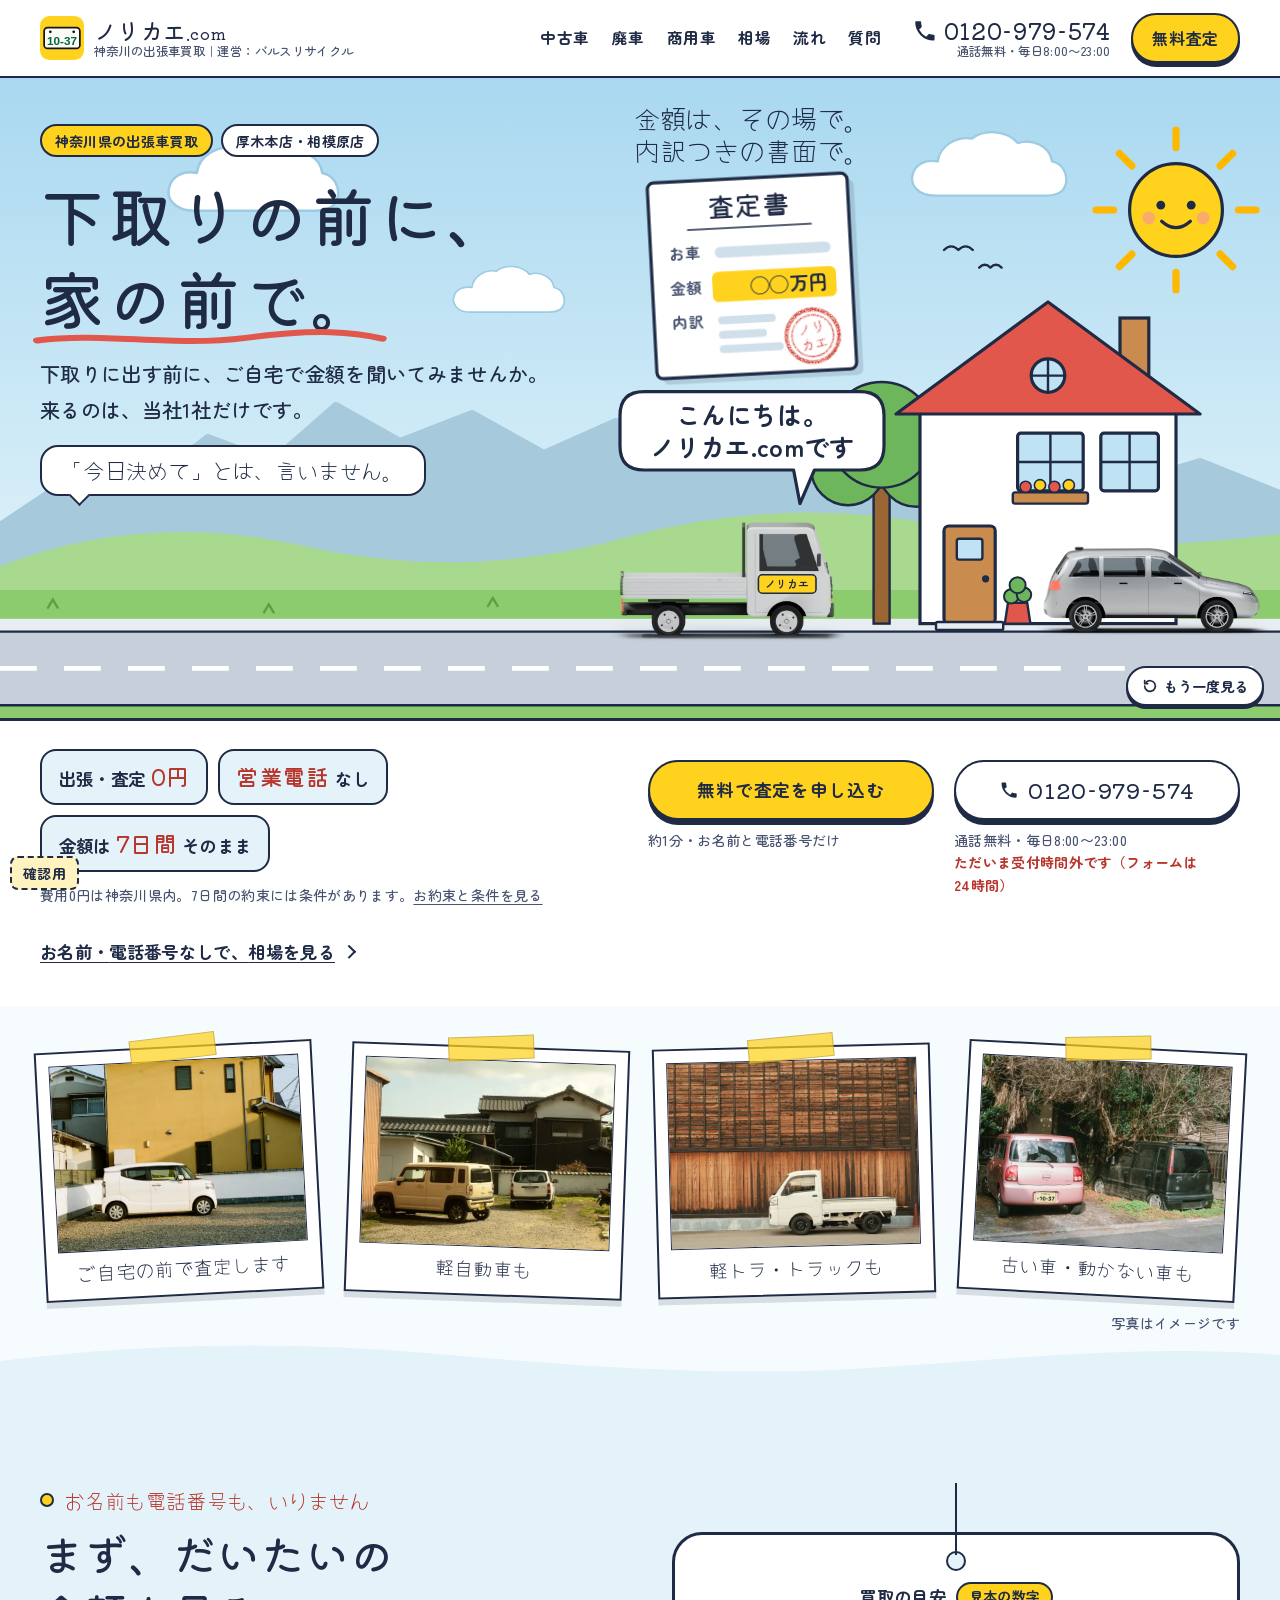
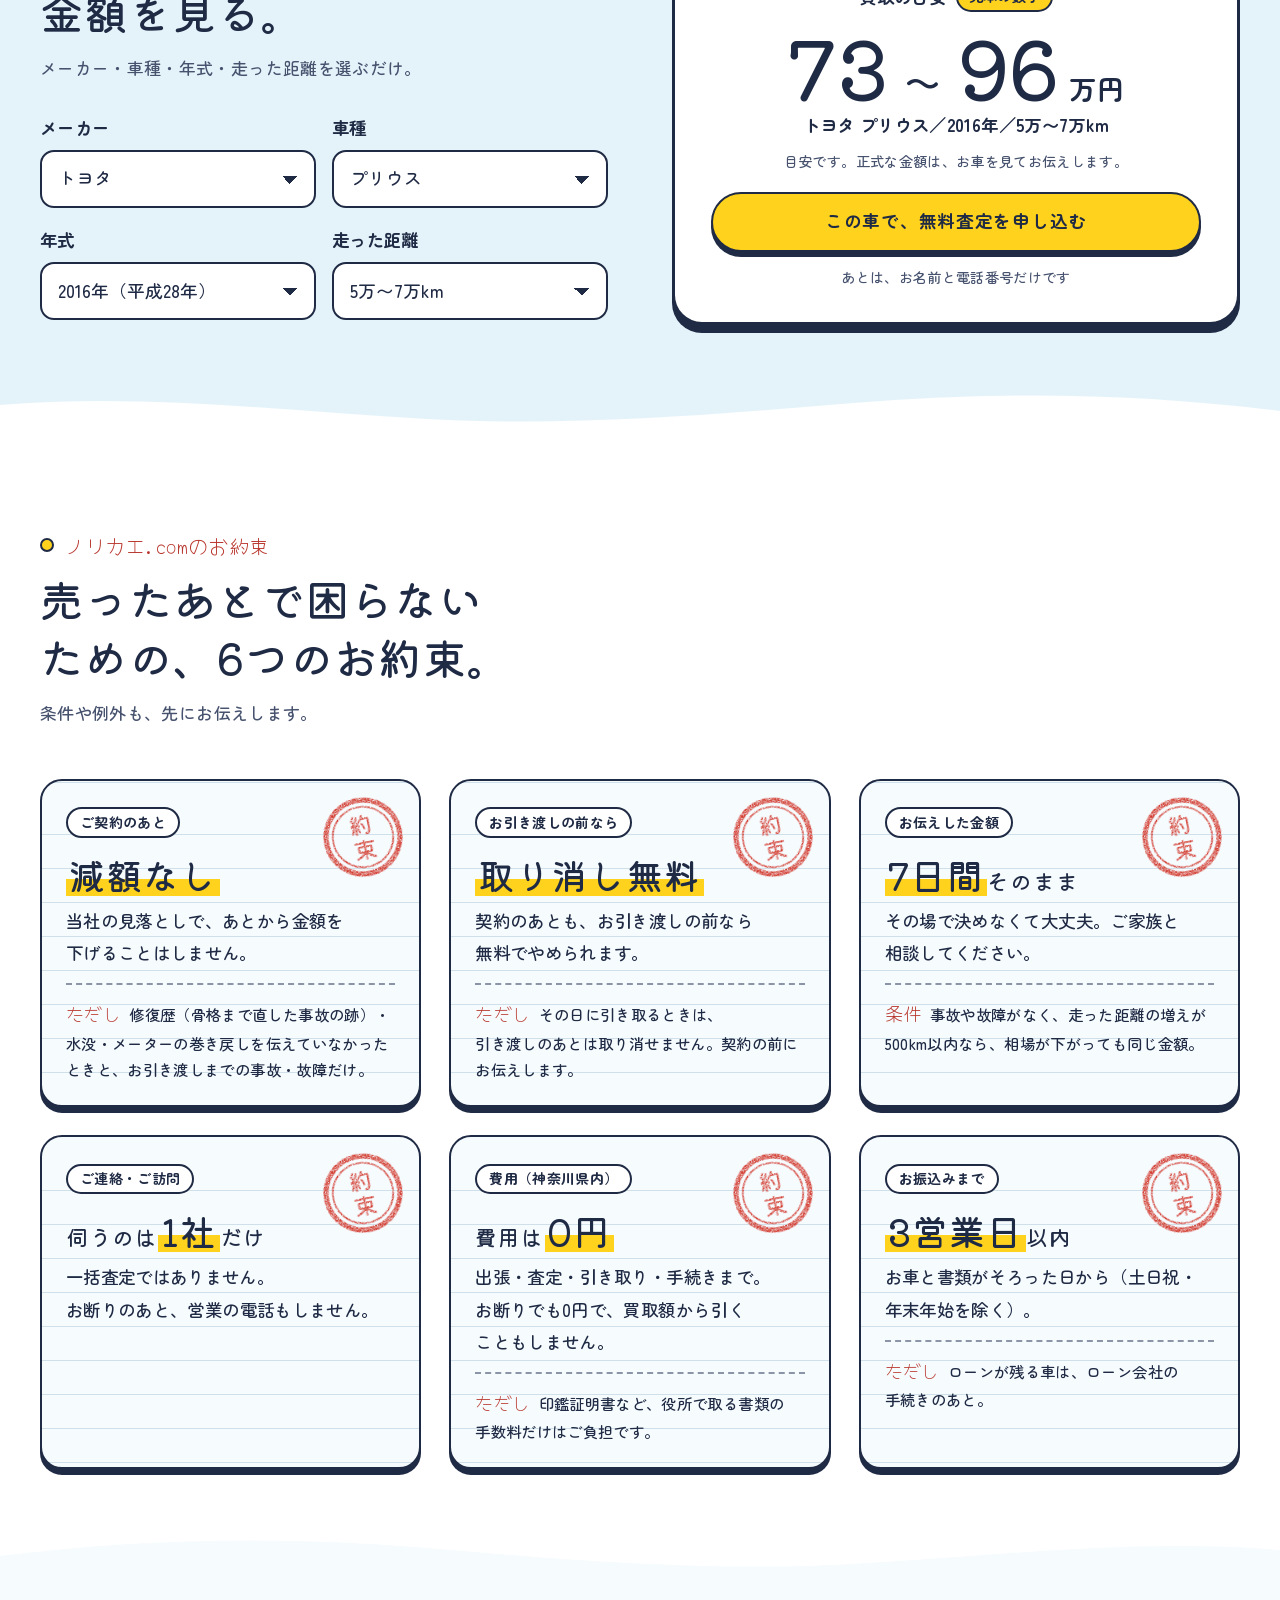
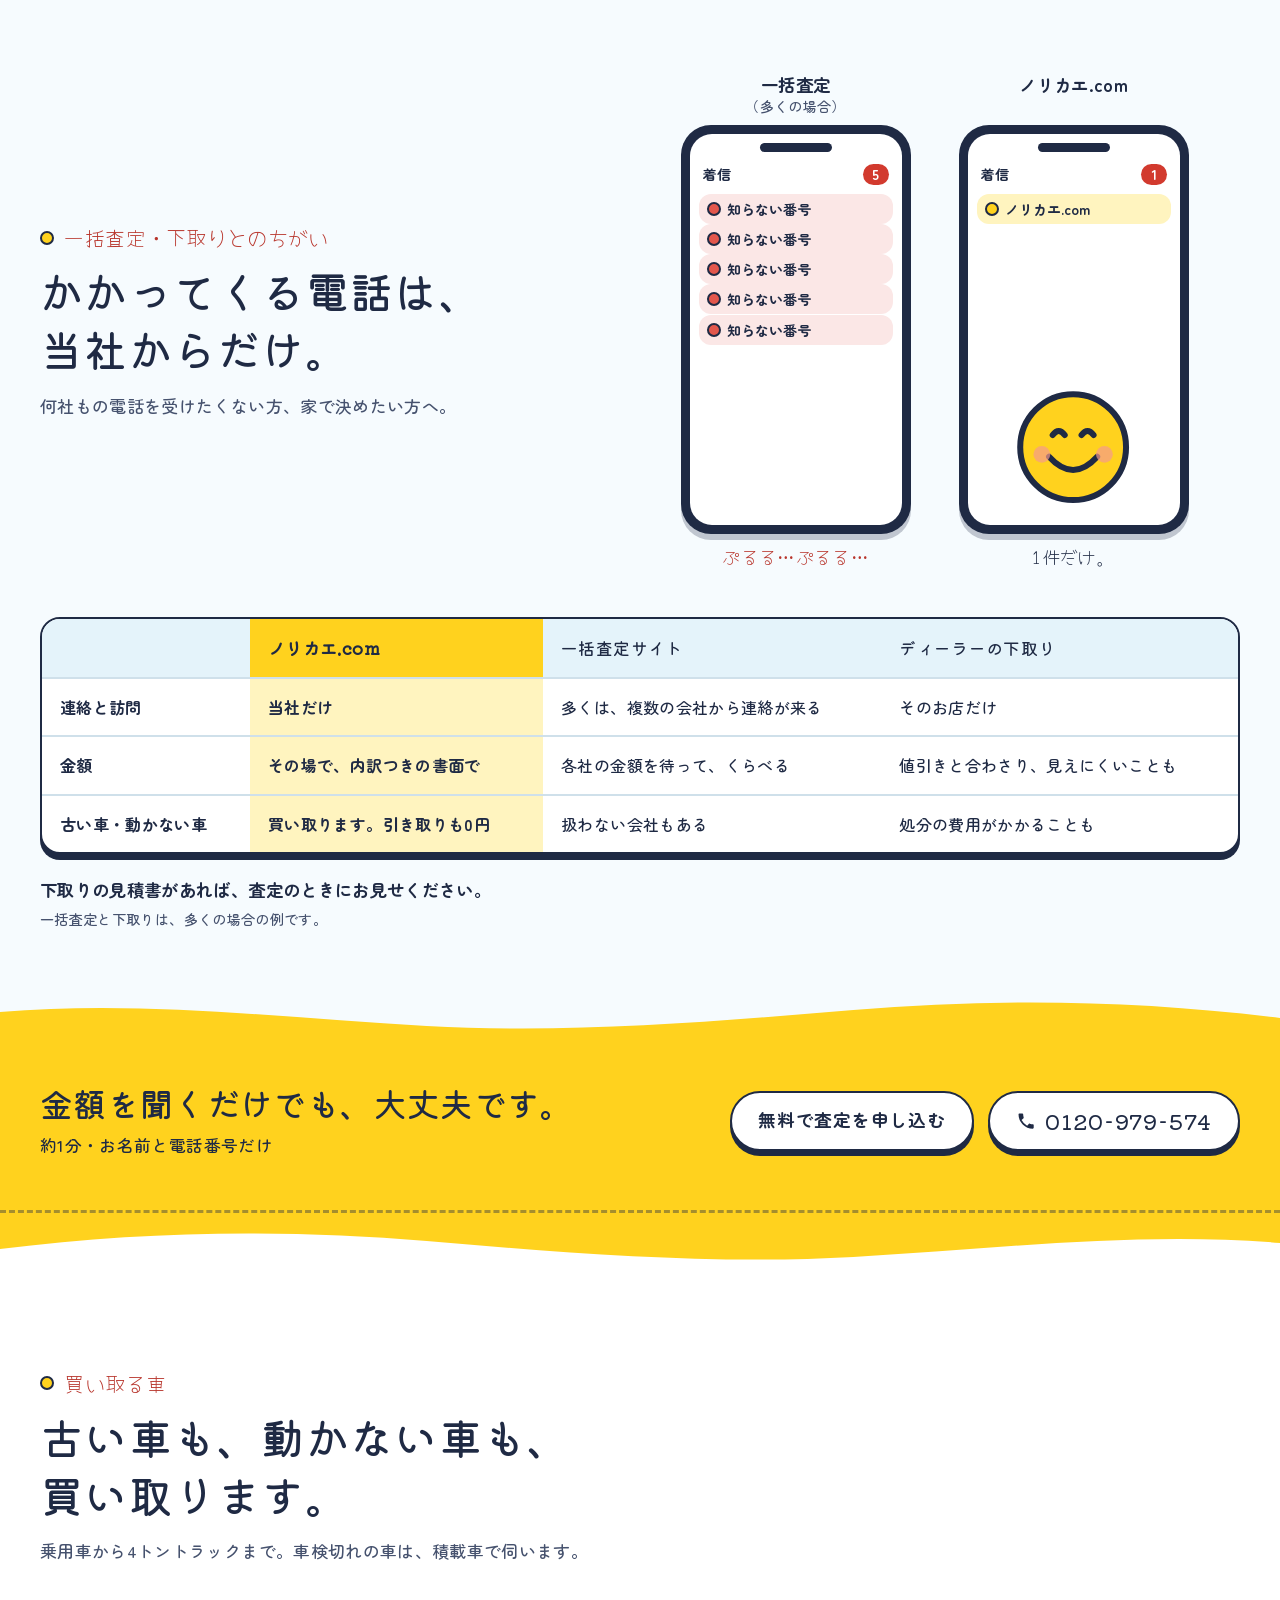
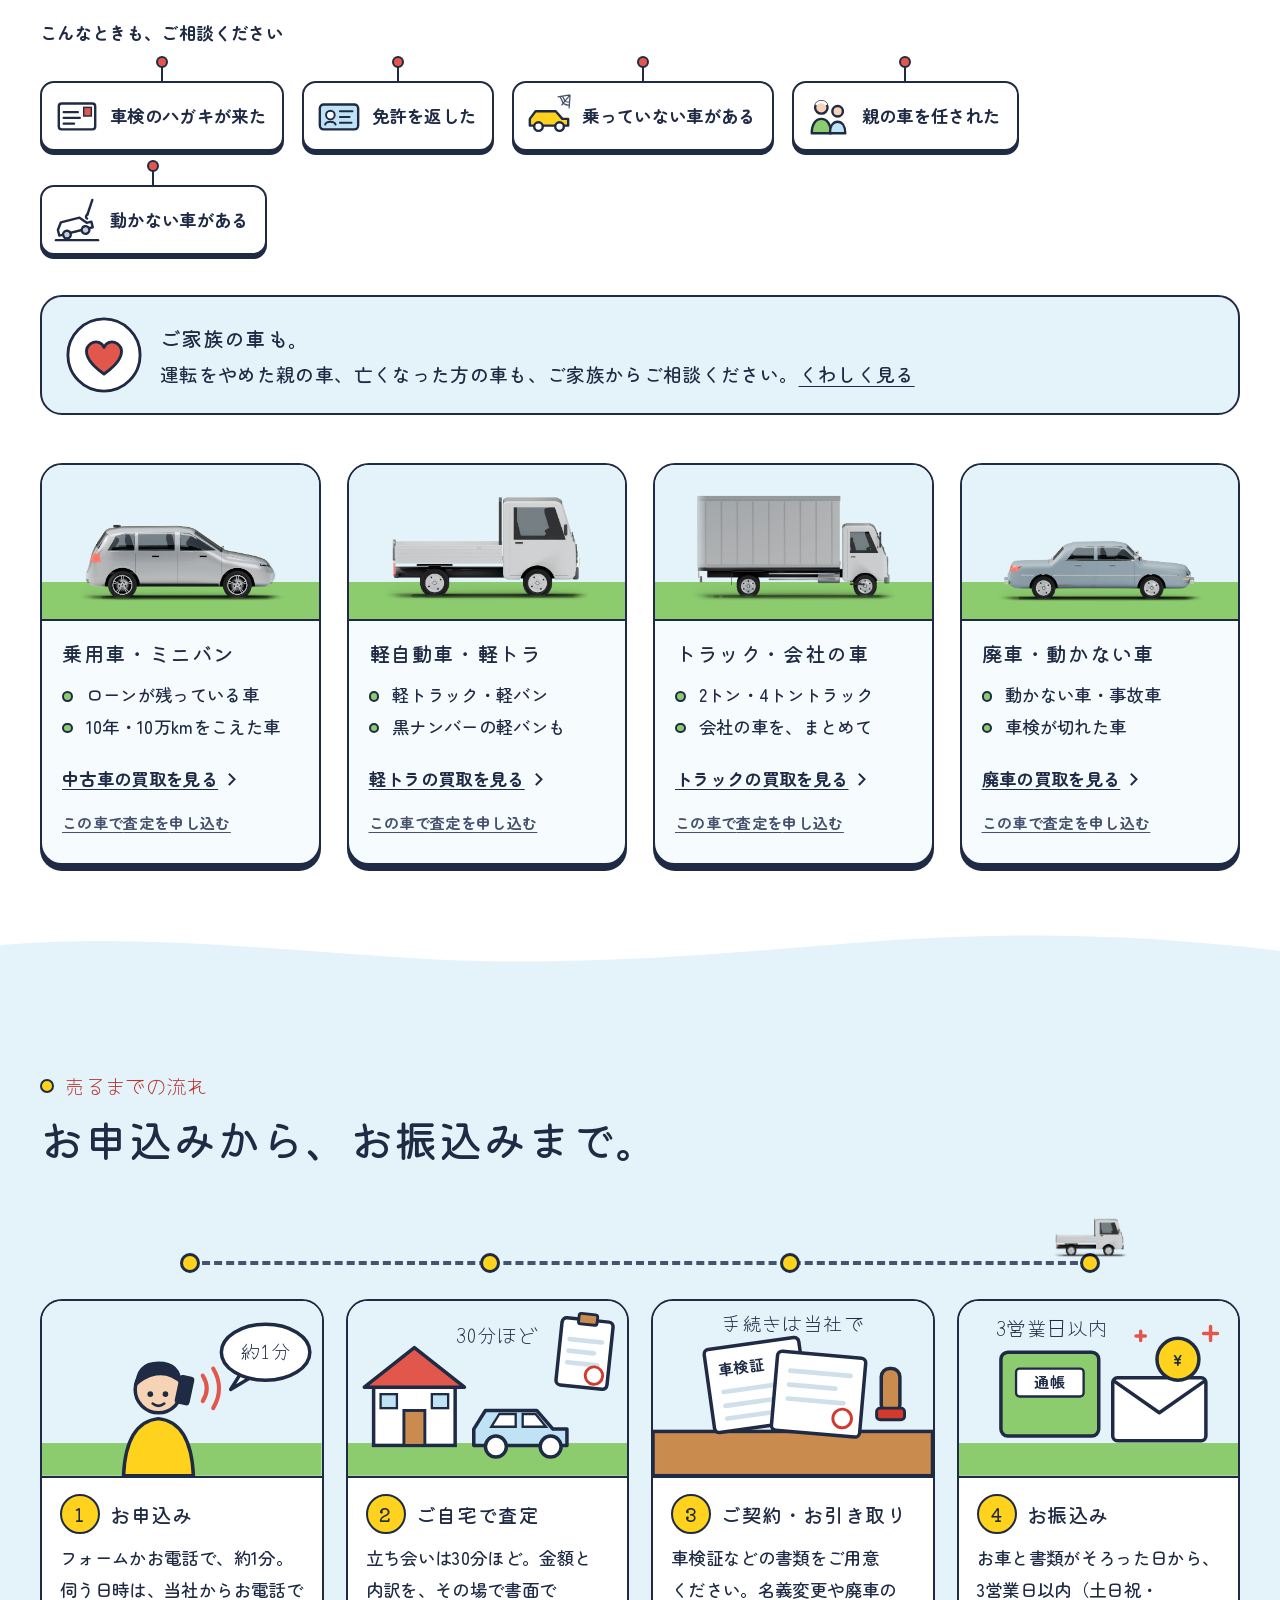
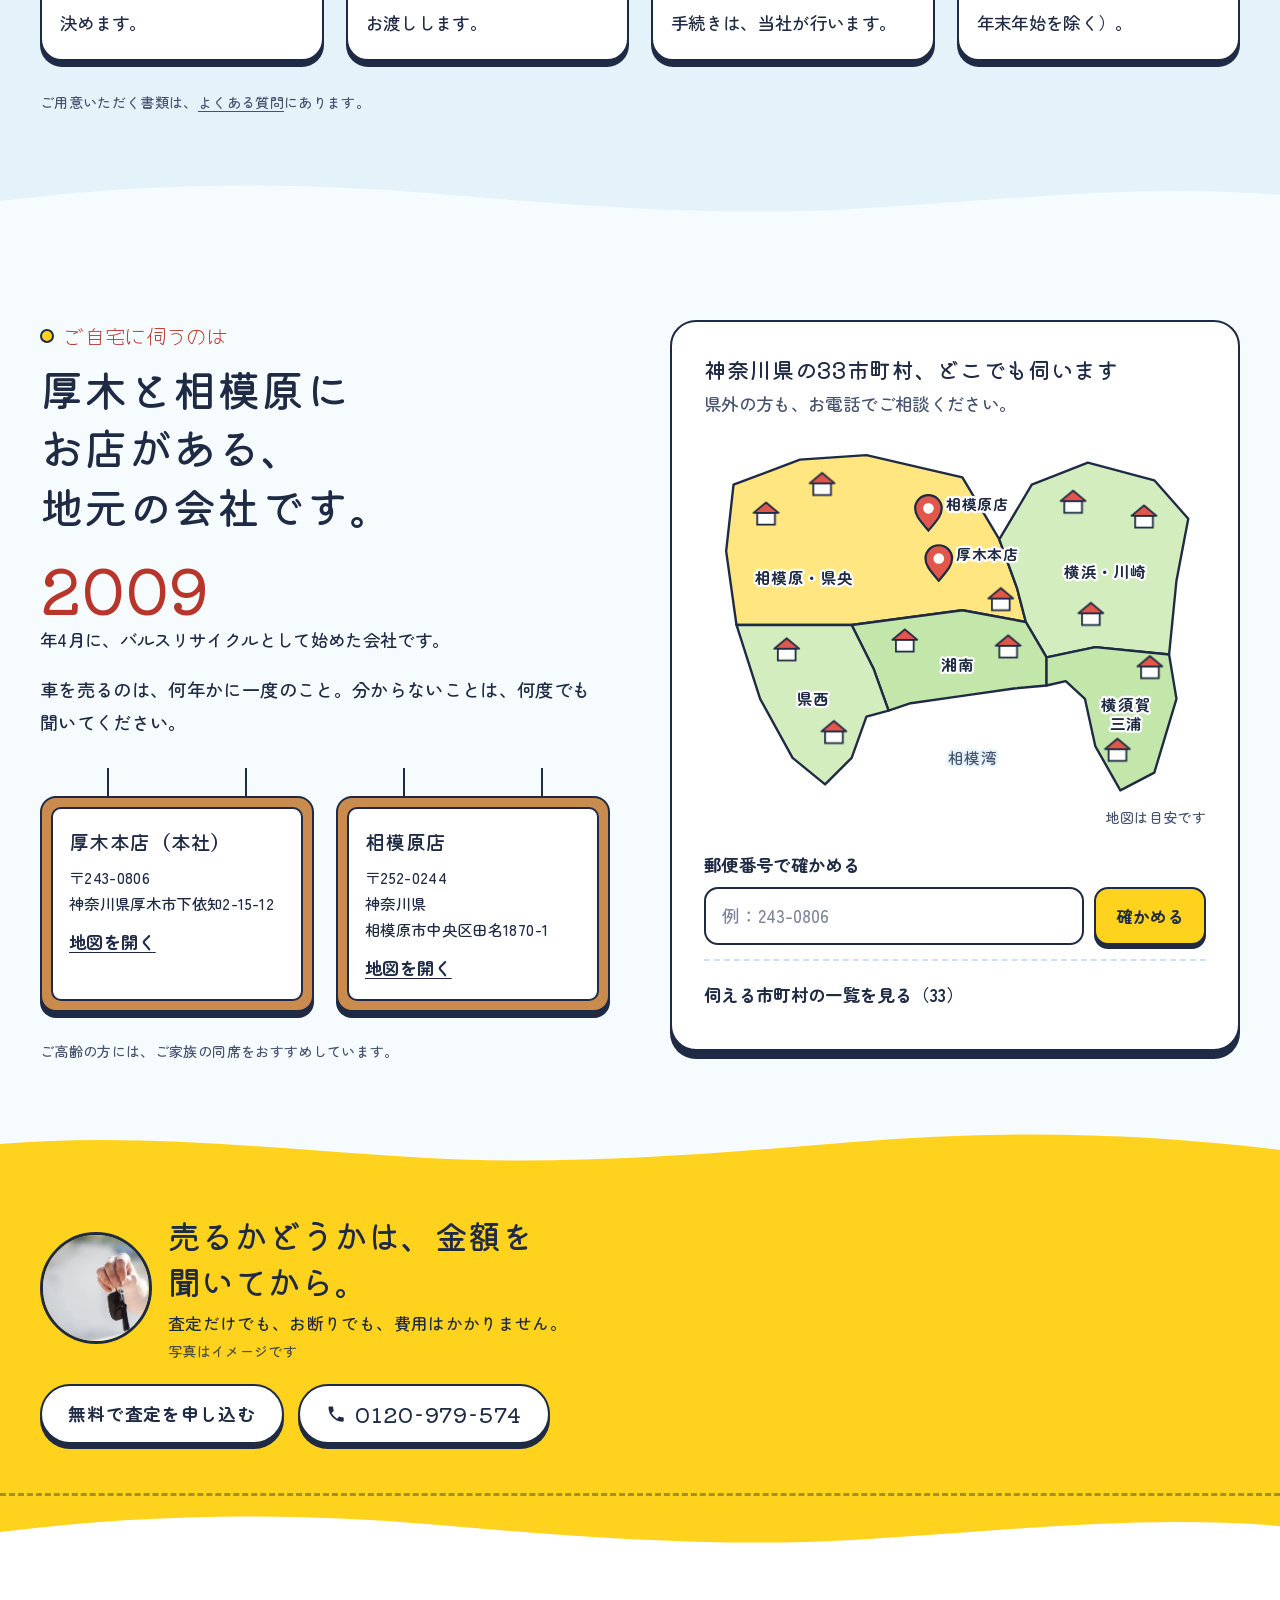
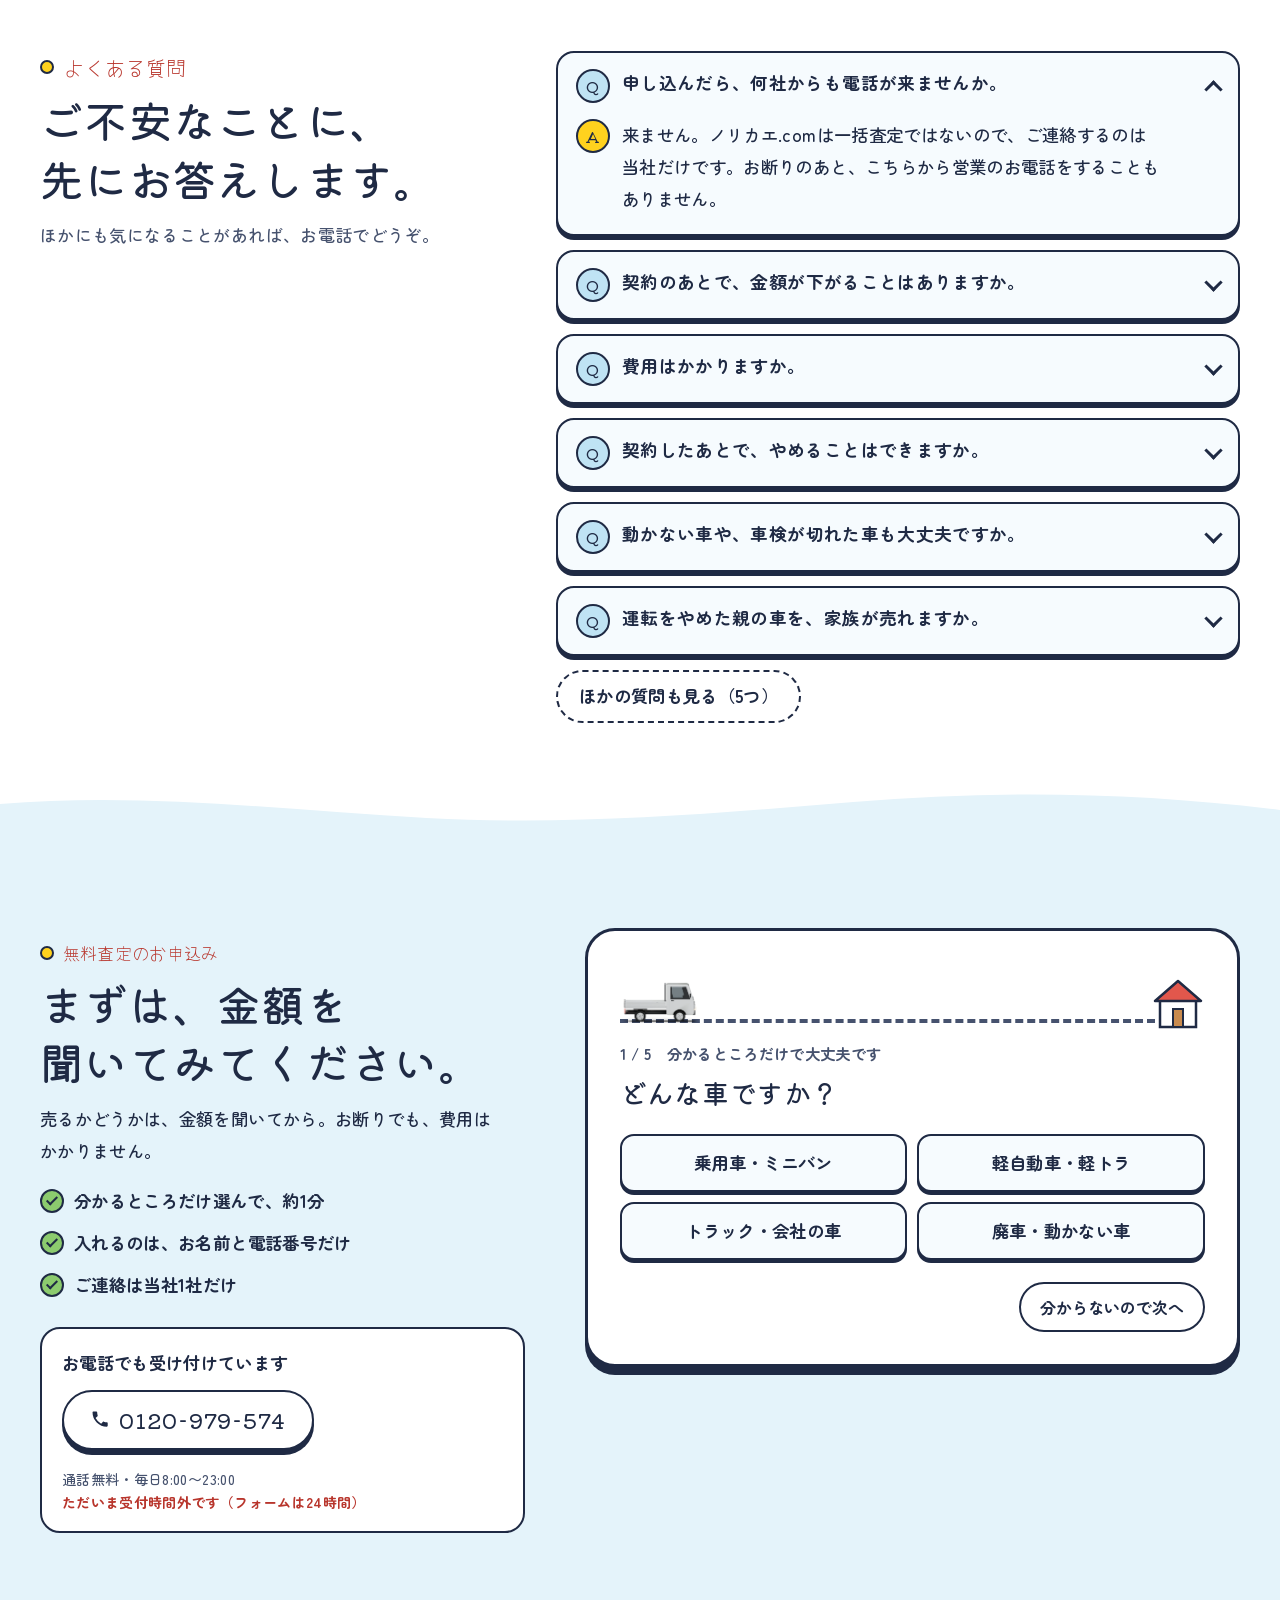
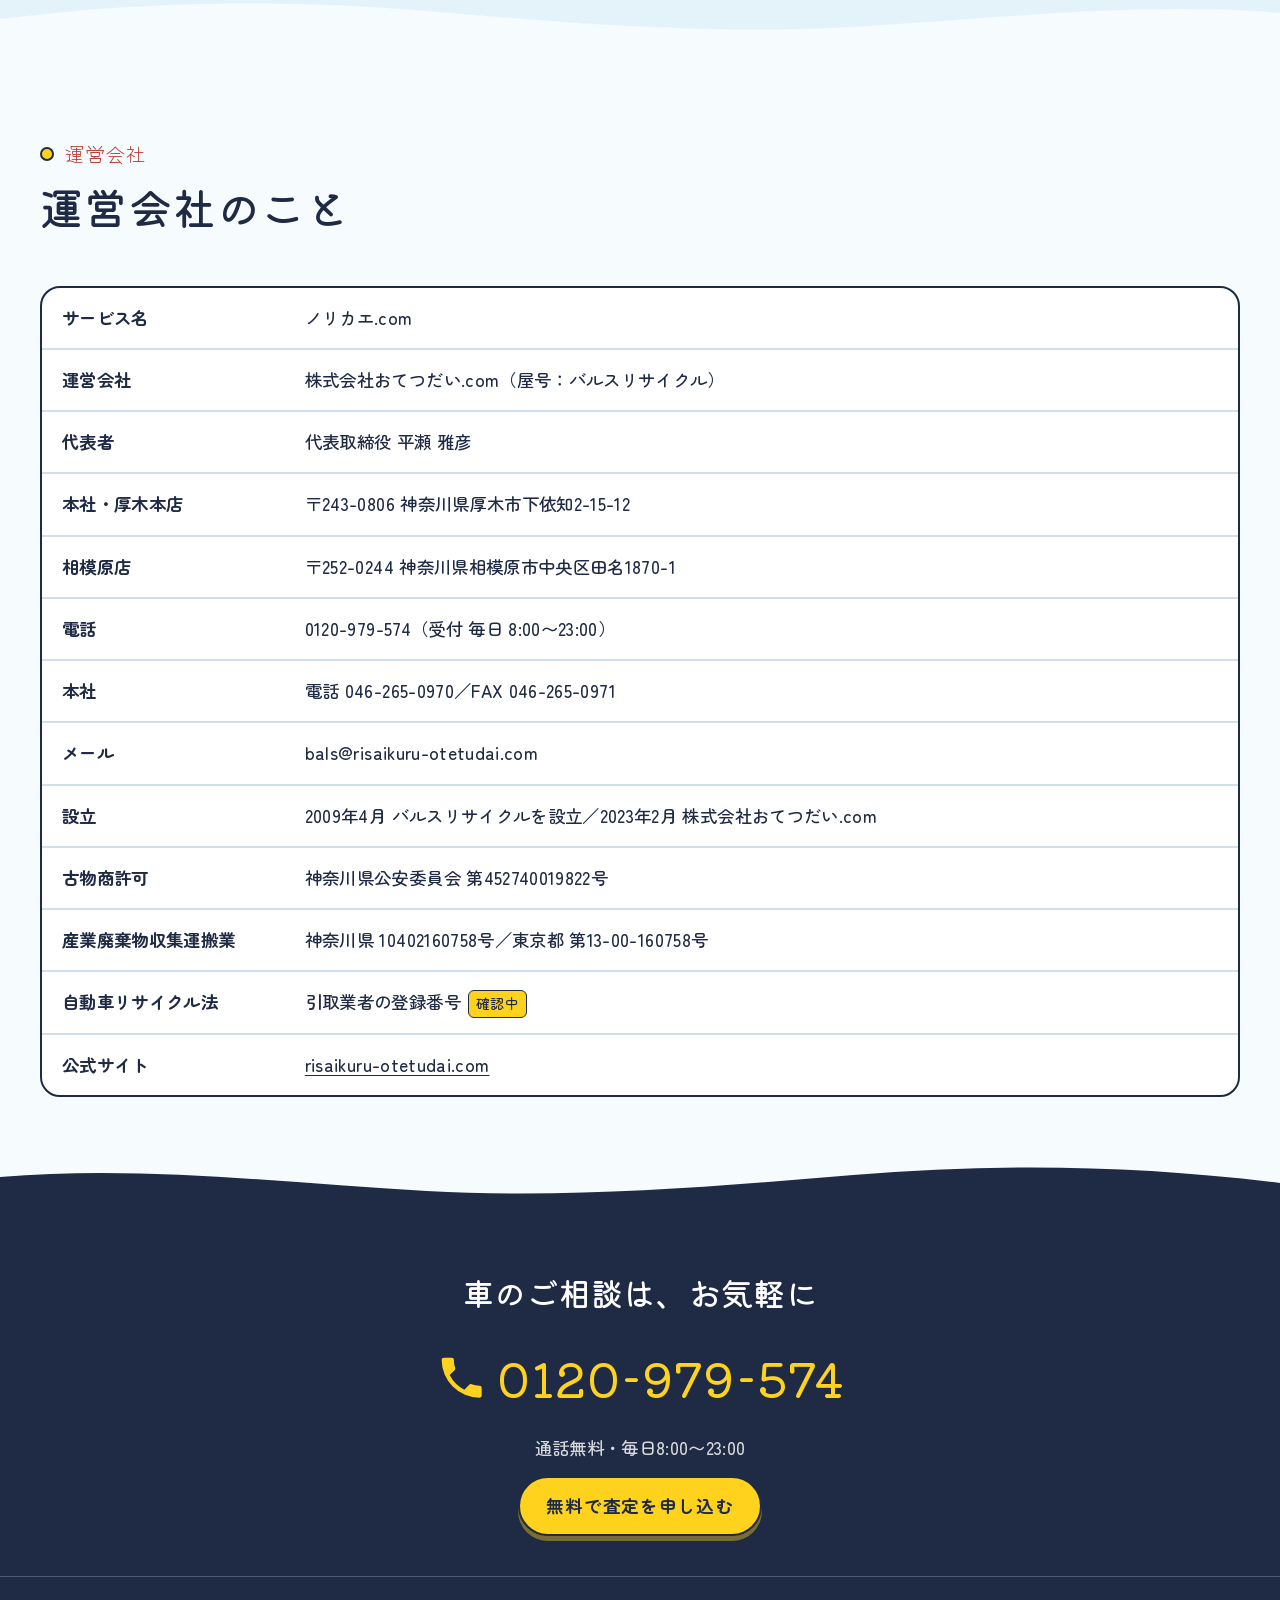
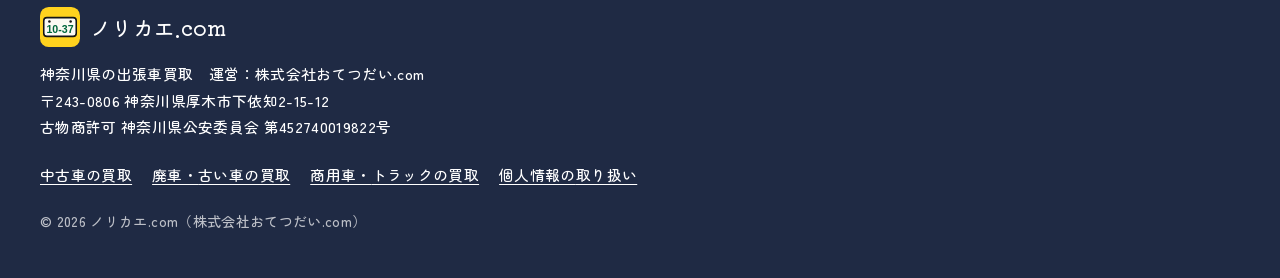
<file: index.html>
<!doctype html><html lang="ja"><head><meta charset="utf-8"><meta name="viewport" content="width=device-width,initial-scale=1,viewport-fit=cover"><title>ノリカエ.com</title>
<meta name="claude:viewport-fit-sides" content="cover">
<meta name="description" content="厚木・相模原から、神奈川県内どこでもご自宅まで無料で伺う出張車買取。金額はその場で。ご連絡は当社1社だけ。中古車・廃車・動かない車・軽トラから4トンまで。運営：株式会社おてつだい.com">
<meta property="og:type" content="website">
<meta property="og:site_name" content="ノリカエ.com">
<meta property="og:locale" content="ja_JP">
<meta property="og:title" content="下取りの前に、家の前で。神奈川県の出張車買取｜ノリカエ.com">
<meta property="og:description" content="神奈川県内どこでも、無料で伺います。金額はその場で。来るのは当社1社だけです。">
<meta name="robots" content="noindex,nofollow">
<link rel="icon" href="assets/icon.svg" type="image/svg+xml">
<link rel="preconnect" href="https://fonts.googleapis.com">
<link rel="preconnect" href="https://fonts.gstatic.com" crossorigin>
<link rel="stylesheet" href="https://fonts.googleapis.com/css2?family=Kiwi+Maru:wght@500&family=Yomogi&family=Zen+Maru+Gothic:wght@500;700&display=swap">
<link rel="stylesheet" href="assets/site.css">
<script>(function(){var d=document.documentElement,c=navigator.connection;d.lang=d.lang||'ja';d.classList.add('js','no-line');if(c&&c.saveData)d.classList.add('save');if(matchMedia('(prefers-reduced-motion: no-preference)').matches&&!(c&&c.saveData))d.classList.add('motion')})();</script>
<svg width="0" height="0" style="position:absolute" aria-hidden="true" focusable="false">
  <defs>
    <filter id="kasure" x="-10%" y="-10%" width="120%" height="120%">
      <feTurbulence type="fractalNoise" baseFrequency="1.1" numOctaves="2" seed="7" result="n"/>
      <feColorMatrix in="n" type="matrix" values="0 0 0 0 0  0 0 0 0 0  0 0 0 0 0  -2.4 0 0 0 1.9" result="m"/>
      <feComposite in="SourceGraphic" in2="m" operator="in"/>
    </filter>
  </defs>
  <symbol id="i-tel" viewBox="0 0 24 24"><path d="M6.6 10.8a15.2 15.2 0 0 0 6.6 6.6l2.2-2.2c.3-.3.7-.4 1-.2 1.1.4 2.3.6 3.6.6.6 0 1 .4 1 1V20c0 .6-.4 1-1 1A17 17 0 0 1 3 4c0-.6.4-1 1-1h3.5c.6 0 1 .4 1 1 0 1.3.2 2.5.6 3.6.1.3 0 .7-.2 1z"/></symbol>
  <symbol id="i-line" viewBox="0 0 24 24"><path d="M12 3C6.5 3 2 6.6 2 11c0 2.6 1.6 4.9 4 6.3V21l3.6-2.4c.8.2 1.6.3 2.4.3 5.5 0 10-3.6 10-8s-4.5-8-10-8z"/></symbol>
  <symbol id="i-stamp" viewBox="0 0 100 100"><g filter="url(#kasure)"><circle cx="50" cy="50" r="44" fill="none" stroke="currentColor" stroke-width="6"/><circle cx="50" cy="50" r="36" fill="none" stroke="currentColor" stroke-width="2"/><text x="50" y="46" text-anchor="middle" class="st">約</text><text x="50" y="76" text-anchor="middle" class="st">束</text></g></symbol>
</svg>

<a class="skip" href="#main">本文へ移動</a>

<header class="bar">
  <div class="wrap bar-in">
    <a class="logo" href="#top" aria-label="ノリカエ.com ページの先頭へ">
      <img src="assets/icon.svg" alt="" width="44" height="44">
      <span class="logo-t"><b>ノリカエ<small>.com</small></b><span>神奈川の出張車買取｜運営：バルスリサイクル</span></span>
    </a>
    <nav class="nav" aria-label="サイトの案内">
      <a href="usedcar.html">中古車</a><a href="haisha.html">廃車</a><a href="truck.html">商用車</a><a href="#price">相場</a><a href="#flow">流れ</a><a href="#faq">質問</a>
    </nav>
    <a class="bar-tel" href="tel:0120979574" data-place="header"><b><svg class="ic" aria-hidden="true"><use href="#i-tel"/></svg>0120-979-574</b><small>通話無料・毎日8:00〜23:00</small></a>
    <a class="btn btn-go bar-go" href="#apply" data-apply data-place="header">無料査定</a>
    <details class="bar-menu">
      <summary>メニュー</summary>
      <nav class="bar-panel" aria-label="メニュー"><a href="#price">相場を見る</a><a href="#promise">6つのお約束</a><a href="usedcar.html">中古車の買取</a><a href="haisha.html">廃車・古い車の買取</a><a href="truck.html">商用車・トラックの買取</a><a href="#flow">売るまでの流れ</a><a href="#shop">伺う会社とお店</a><a href="#area">伺える地域</a><a href="#faq">よくある質問</a><a href="#company">運営会社</a></nav>
    </details>
  </div>
</header>

<main id="main">

<section class="hero run" id="top" aria-labelledby="hero-title">
  <div class="hero-copy">
    <div class="wrap">
      <div class="hero-copy-in">
        <p class="tags"><span>神奈川県の出張車買取</span><span>厚木本店・相模原店</span></p>
        <h1 class="h1" id="hero-title"><span class="ln">下取りの前に、</span><span class="ln"><span class="mark">家の前で。<svg class="uline" viewBox="0 0 300 30" preserveAspectRatio="none" aria-hidden="true"><path pathLength="1" d="M6 18 C 60 8, 120 26, 180 15 S 270 8, 294 16"/></svg></span></span></h1>
        <p class="lead">下取りに出す前に、ご自宅で金額を聞いてみませんか。来るのは、当社1社だけです。</p>
        <p class="say">「今日決めて」とは、言いません。</p>
      </div>
    </div>
  </div>

  <div class="scene run" id="scene" data-live>
    <svg viewBox="0 0 1600 800" preserveAspectRatio="xMaxYMax slice" role="img" aria-labelledby="scene-t">
      <title id="scene-t">ノリカエ.comの軽トラックが家の前に来て、あいさつをして、その場で査定書を出して判子を押す絵</title>
      <defs>
        <linearGradient id="g-sky" x1="0" y1="0" x2="0" y2="1"><stop offset="0" stop-color="#A9D8F0"/><stop offset=".78" stop-color="#DDF1F9"/></linearGradient>
        <symbol id="cloud" viewBox="-3 -3 146 70"><path d="M24 58 C8 58 2 48 4 40 C6 30 16 26 26 28 C28 14 42 6 56 8 C66 0 86 0 96 12 C108 8 124 14 126 28 C136 30 140 40 138 48 C136 56 128 58 120 58 Z" fill="#FFFFFF" stroke="#9CCBE3" stroke-width="2" stroke-linejoin="round"/></symbol>
      </defs>
      <rect width="1600" height="800" fill="url(#g-sky)"/>

      <!-- 太陽 -->
      <g transform="translate(1470 165)">
        <g class="rays" stroke="#FFB800" stroke-width="9" stroke-linecap="round">
          <line y1="-78" y2="-100"/><line y1="-78" y2="-100" transform="rotate(45)"/><line y1="-78" y2="-100" transform="rotate(90)"/><line y1="-78" y2="-100" transform="rotate(135)"/>
          <line y1="-78" y2="-100" transform="rotate(180)"/><line y1="-78" y2="-100" transform="rotate(225)"/><line y1="-78" y2="-100" transform="rotate(270)"/><line y1="-78" y2="-100" transform="rotate(315)"/>
        </g>
        <circle r="58" fill="#FFD21E" stroke="#1F2A44" stroke-width="4"/>
        <circle cx="-19" cy="-6" r="5.5" fill="#1F2A44"/><circle cx="19" cy="-6" r="5.5" fill="#1F2A44"/>
        <path d="M-18 14 Q0 30 18 14" fill="none" stroke="#1F2A44" stroke-width="4" stroke-linecap="round"/>
        <circle cx="-34" cy="10" r="8" fill="#F59A8C" opacity=".7"/><circle cx="34" cy="10" r="8" fill="#F59A8C" opacity=".7"/>
      </g>

      <!-- 雲 -->
      <g transform="translate(200 70)"><g class="cl" style="--a:1500px;--b:-600px;--dur:120s;--del:-85.7s"><use href="#cloud" width="230" height="110"/></g></g>
      <g transform="translate(560 230)"><g class="cl" style="--a:1140px;--b:-960px;--dur:90s;--del:-48.9s"><use href="#cloud" width="150" height="72"/></g></g>
      <g transform="translate(1130 60)"><g class="cl" style="--a:570px;--b:-1530px;--dur:110s;--del:-29.9s"><use href="#cloud" width="210" height="100"/></g></g>

      <!-- 鳥 -->
      <g transform="translate(1180 215)"><g class="birds" style="--a:-1380px;--b:620px;--dur:46s;--del:-31.7s" fill="none" stroke="#1F2A44" stroke-width="3" stroke-linecap="round" stroke-linejoin="round">
        <path class="bird" d="M0 0 q9 -9 18 0 q9 -9 18 0"/>
        <path class="bird" d="M44 22 q7 -7 14 0 q7 -7 14 0" style="animation-delay:-.2s"/>
      </g></g>

      <!-- 丹沢の山なみ -->
      <path d="M0 560 L90 500 L170 520 L260 450 L340 480 L420 410 L500 455 L590 420 L680 470 L770 430 L850 480 L940 440 L1030 490 L1120 450 L1210 500 L1300 470 L1400 510 L1500 480 L1600 520 L1600 660 L0 660 Z" fill="#A7C9DC" stroke="#A7C9DC" stroke-width="10" stroke-linejoin="round"/>
      <path d="M0 610 Q180 540 380 585 T780 575 T1180 560 T1600 570 L1600 662 L0 662 Z" fill="#A9D98F"/>
      <!-- 地面と道 -->
      <rect y="640" width="1600" height="160" fill="#8CCB6E"/>
      <g stroke="#5E9E45" stroke-width="3" stroke-linecap="round" fill="none">
        <path d="M60 662 l6 -10 l6 10"/><path d="M330 668 l6 -10 l6 10"/><path d="M610 660 l6 -10 l6 10"/><path d="M1540 664 l6 -10 l6 10"/>
      </g>
      <rect y="676" width="1600" height="16" fill="#E8EDF1"/>
      <rect y="692" width="1600" height="92" fill="#C7D0DA"/>
      <line x1="0" y1="692" x2="1600" y2="692" stroke="#1F2A44" stroke-width="3"/>
      <line x1="0" y1="738" x2="1600" y2="738" stroke="#FFFFFF" stroke-width="6" stroke-dasharray="46 34"/>
      <rect y="784" width="1600" height="16" fill="#8CCB6E"/>
      <line x1="0" y1="784" x2="1600" y2="784" stroke="#1F2A44" stroke-width="3"/>

      <!-- 木 -->
      <rect x="1092" y="470" width="20" height="212" fill="#9A6633" stroke="#1F2A44" stroke-width="3"/>
      <g class="tree" fill="#6DB65B" stroke="#1F2A44" stroke-width="3">
        <circle cx="1060" cy="488" r="46"/><circle cx="1146" cy="488" r="48"/><circle cx="1102" cy="446" r="66"/>
      </g>

      <!-- 家 -->
      <g class="smoke" fill="#FFFFFF" stroke="#1F2A44" stroke-width="2"><circle cx="1418" cy="292" r="10"/><circle cx="1418" cy="292" r="10"/><circle cx="1418" cy="292" r="10"/></g>
      <rect x="1400" y="300" width="36" height="80" fill="#C98B4E" stroke="#1F2A44" stroke-width="4"/>
      <rect x="1150" y="410" width="320" height="272" fill="#FFFFFF" stroke="#1F2A44" stroke-width="4"/>
      <polygon points="1120,420 1310,280 1500,420" fill="#E2574C" stroke="#1F2A44" stroke-width="4" stroke-linejoin="round"/>
      <circle cx="1310" cy="372" r="21" fill="#BFE3F4" stroke="#1F2A44" stroke-width="4"/>
      <path d="M1310 351 V393 M1289 372 H1331" stroke="#1F2A44" stroke-width="3"/>
      <rect x="1272" y="444" width="82" height="72" rx="4" fill="#BFE3F4" stroke="#1F2A44" stroke-width="4"/>
      <path d="M1313 444 V516 M1272 480 H1354" stroke="#1F2A44" stroke-width="3"/>
      <rect x="1376" y="444" width="72" height="72" rx="4" fill="#BFE3F4" stroke="#1F2A44" stroke-width="4"/>
      <path d="M1412 444 V516 M1376 480 H1448" stroke="#1F2A44" stroke-width="3"/>
      <rect x="1266" y="518" width="94" height="14" rx="3" fill="#C98B4E" stroke="#1F2A44" stroke-width="3"/>
      <g class="flw" stroke="#1F2A44" stroke-width="2">
        <circle cx="1282" cy="511" r="7" fill="#E2574C"/><circle cx="1300" cy="509" r="7" fill="#FFD21E"/><circle cx="1318" cy="511" r="7" fill="#E2574C"/><circle cx="1336" cy="509" r="7" fill="#FFD21E"/>
      </g>
      <rect x="1180" y="560" width="64" height="122" rx="6" fill="#C98B4E" stroke="#1F2A44" stroke-width="4"/>
      <rect x="1196" y="576" width="32" height="26" rx="3" fill="#BFE3F4" stroke="#1F2A44" stroke-width="3"/>
      <circle cx="1232" cy="626" r="4.5" fill="#1F2A44"/>
      <rect x="1170" y="680" width="84" height="10" rx="2" fill="#E8EDF1" stroke="#1F2A44" stroke-width="3"/>
      <path d="M1256 682 L1260 656 H1284 L1288 682 Z" fill="#E2574C" stroke="#1F2A44" stroke-width="3" stroke-linejoin="round"/>
      <g class="flw" fill="#6DB65B" stroke="#1F2A44" stroke-width="2.5"><circle cx="1264" cy="648" r="9"/><circle cx="1280" cy="646" r="9"/><circle cx="1272" cy="634" r="10"/></g>

      <!-- お客様の車 -->
      <image href="assets/img/car-side.webp" x="1290" y="578" width="300" height="121"/>

      <!-- ノリカエ.comの車 -->
      <g class="kei">
        <g class="kei-bob">
          <g class="puffs" fill="#FFFFFF" stroke="#1F2A44" stroke-width="2">
            <circle class="pf" cx="756" cy="678" r="12" style="--d:.3s"/><circle class="pf" cx="756" cy="678" r="12" style="--d:.53s"/><circle class="pf" cx="756" cy="678" r="12" style="--d:.76s"/>
          </g>
          <image href="assets/img/kei-side.webp" x="760" y="548" width="300" height="160"/>
          <rect x="948" y="621" width="72" height="23" rx="5" fill="#FFD21E" stroke="#1F2A44" stroke-width="2"/>
          <text x="984" y="637.5" text-anchor="middle" class="t-b" font-size="13.5" fill="#1F2A44">ノリカエ</text>
        </g>
      </g>

      <!-- あいさつ -->
      <g class="bubble">
        <path d="M805 392 H1075 Q1105 392 1105 422 V460 Q1105 490 1075 490 H1018 L1000 532 L992 490 H805 Q775 490 775 460 V422 Q775 392 805 392 Z" fill="#FFFFFF" stroke="#1F2A44" stroke-width="4" stroke-linejoin="round"/>
        <text x="940" y="434" text-anchor="middle" class="t-b" font-size="31" fill="#1F2A44">こんにちは。</text>
        <text x="940" y="474" text-anchor="middle" class="t-b" font-size="31" fill="#1F2A44">ノリカエ.comです</text>
      </g>

      <!-- 書き添え -->
      <g class="note">
        <text x="940" y="64" text-anchor="middle" class="t-n" font-size="33" fill="#1F2A44">金額は、その場で。</text>
        <text x="940" y="104" text-anchor="middle" class="t-n" font-size="33" fill="#1F2A44">内訳つきの書面で。</text>
      </g>

      <!-- 査定書 -->
      <g class="paper">
        <g transform="rotate(-3 940 248)">
          <rect x="823" y="133" width="250" height="245" rx="8" fill="#1F2A44" opacity=".14"/>
          <rect x="815" y="125" width="250" height="245" rx="8" fill="#FFFFFF" stroke="#1F2A44" stroke-width="4"/>
          <text x="940" y="172" text-anchor="middle" class="t-h" font-size="34" fill="#1F2A44">査定書</text>
          <path d="M862 186 H1018" stroke="#1F2A44" stroke-width="2"/>
          <text x="838" y="222" class="t-b" font-size="19" fill="#46526E">お車</text>
          <rect x="895" y="209" width="145" height="14" rx="7" fill="#CFE0EA"/>
          <text x="838" y="266" class="t-b" font-size="19" fill="#46526E">金額</text>
          <rect x="890" y="240" width="155" height="38" rx="8" fill="#FFD21E"/>
          <text x="1034" y="268" text-anchor="end" class="t-b" font-size="24" fill="#1F2A44">◯◯万円</text>
          <text x="838" y="308" class="t-b" font-size="19" fill="#46526E">内訳</text>
          <rect x="895" y="296" width="72" height="10" rx="5" fill="#CFE0EA"/><rect x="895" y="314" width="60" height="10" rx="5" fill="#CFE0EA"/><rect x="895" y="332" width="80" height="10" rx="5" fill="#CFE0EA"/>
          <g transform="translate(1012 326)">
            <g class="seal-in" filter="url(#kasure)" fill="none" stroke="#D23A2E">
              <circle r="33" stroke-width="4.5"/><circle r="26" stroke-width="1.6"/>
              <text y="-3" text-anchor="middle" class="t-h" font-size="17" fill="#D23A2E" stroke="none">ノリ</text>
              <text y="17" text-anchor="middle" class="t-h" font-size="17" fill="#D23A2E" stroke="none">カエ</text>
            </g>
            <circle class="seal-ring" r="33" fill="none" stroke="#D23A2E" stroke-width="3"/>
          </g>
        </g>
        <text x="1080" y="300" class="t-n pon" font-size="30" fill="#D23A2E">ぽん！</text>
      </g>
    </svg>
    <button class="replay" id="replay" type="button"><svg viewBox="0 0 24 24" aria-hidden="true"><path d="M4 12a8 8 0 1 0 2.4-5.7"/><path d="M4 4v4.5h4.5"/></svg>もう一度見る</button>
  </div>

  <div class="hero-band">
    <div class="wrap">
      <div>
        <ul class="trust" aria-label="ノリカエ.comのお約束から">
          <li>出張・査定<b>0円</b></li><li><b>営業電話</b>なし</li><li>金額は<b>7日間</b>そのまま</li>
        </ul>
        <p class="trust-note">費用0円は神奈川県内。7日間の約束には条件があります。<a href="#promise">お約束と条件を見る</a></p>
      </div>
      <div class="hero-acts">
        <div>
          <a class="btn btn-go wig" href="#apply" data-apply data-place="hero">無料で査定を申し込む</a>
          <p class="act-note">約1分・お名前と電話番号だけ</p>
        </div>
        <div>
          <a class="btn btn-tel" href="tel:0120979574" data-place="hero"><svg class="ic" aria-hidden="true"><use href="#i-tel"/></svg><span class="tel-no">0120-979-574</span></a>
          <p class="act-note">通話無料・毎日8:00〜23:00<span class="night" hidden>ただいま受付時間外です（フォームは24時間）</span></p>
        </div>
      </div>
      <a class="hero-souba" href="#price">お名前・電話番号なしで、相場を見る</a>
    </div>
  </div>
</section>

<section class="album" aria-label="伺う車の写真">
  <div class="wrap">
    <div class="album-row">
      <figure class="pola" style="--r:-3deg;--i:0"><img src="assets/hero/hero-07-640.webp" srcset="assets/hero/hero-07-640.webp 640w, assets/hero/hero-07-960.webp 960w" sizes="(min-width: 760px) 25vw, 72vw" width="640" height="480" alt="黄色い家の前の駐車場に止まっている、白い軽自動車" loading="lazy" decoding="async"><figcaption>ご自宅の前で査定します</figcaption></figure>
      <figure class="pola" style="--r:2deg;--i:1"><img src="assets/hero/hero-08-640.webp" srcset="assets/hero/hero-08-640.webp 640w, assets/hero/hero-08-960.webp 960w" sizes="(min-width: 760px) 25vw, 72vw" width="640" height="480" alt="和風の家の前の砂利の駐車場に止まっている、ベージュの軽自動車と白いバン" loading="lazy" decoding="async"><figcaption>軽自動車も</figcaption></figure>
      <figure class="pola" style="--r:-1.5deg;--i:2"><img src="assets/hero/hero-09-640.webp" srcset="assets/hero/hero-09-640.webp 640w, assets/hero/hero-09-960.webp 960w" sizes="(min-width: 760px) 25vw, 72vw" width="640" height="480" alt="木の板の壁の前に止まっている、白い軽トラック" loading="lazy" decoding="async"><figcaption>軽トラ・トラックも</figcaption></figure>
      <figure class="pola" style="--r:3deg;--i:3"><img src="assets/hero/hero-05-640.webp" srcset="assets/hero/hero-05-640.webp 640w, assets/hero/hero-05-960.webp 960w" sizes="(min-width: 760px) 25vw, 72vw" width="640" height="480" alt="木の下に長く置かれている、古い軽自動車が2台" loading="lazy" decoding="async"><figcaption>古い車・動かない車も</figcaption></figure>
    </div>
    <p class="album-note">写真はイメージです</p>
  </div>
</section>
<section class="sec bg-pale" id="price" aria-labelledby="price-title">
  <svg class="wv" viewBox="0 0 1440 40" preserveAspectRatio="none" aria-hidden="true"><path d="M0 40V22C160 4 320 2 480 14S800 38 960 30 1280 4 1440 16V40Z"/></svg>
  <div class="wrap price-grid">
    <div>
      <p class="kick">お名前も電話番号も、いりません</p>
      <h2 class="h2" id="price-title">まず、だいたいの金額を見る。</h2>
      <p class="sub">メーカー・車種・年式・走った距離を選ぶだけ。</p>
      <form class="est" id="est" aria-label="買取の目安を調べる">
        <div class="f"><label for="e-maker">メーカー</label><select id="e-maker"><option>トヨタ</option></select></div>
        <div class="f"><label for="e-model">車種</label><select id="e-model"><option>プリウス</option></select></div>
        <div class="f"><label for="e-year">年式</label><select id="e-year"><option>2016年（平成28年）</option></select></div>
        <div class="f"><label for="e-km">走った距離</label><select id="e-km"><option>5万〜7万km</option></select></div>
      </form>
    </div>
    <div class="est-out" id="est-out" data-live>
      <p class="est-label">買取の目安 <span class="sample">見本の数字</span></p>
      <p class="odo" aria-hidden="true"><span class="odo-n" id="odo-lo">73</span><span class="odo-w">〜</span><span class="odo-n" id="odo-hi">96</span><span class="odo-u">万円</span></p>
      <p class="vh" id="est-live" aria-live="polite">買取の目安は、73万円から96万円です（見本の数字）。</p>
      <p class="est-car" id="est-car">トヨタ プリウス／2016年／5万〜7万km</p>
      <p class="est-note">目安です。正式な金額は、お車を見てお伝えします。</p>
      <a class="btn btn-go" href="#apply" id="est-go">この車で、無料査定を申し込む</a>
      <p class="est-next">あとは、お名前と電話番号だけです</p>
    </div>
  </div>
</section>

<section class="sec bg-white" id="promise" aria-labelledby="promise-title">
  <svg class="wv flip" viewBox="0 0 1440 40" preserveAspectRatio="none" aria-hidden="true"><path d="M0 40V22C160 4 320 2 480 14S800 38 960 30 1280 4 1440 16V40Z"/></svg>
  <div class="wrap">
    <div class="sec-head">
      <p class="kick">ノリカエ.comのお約束</p>
      <h2 class="h2" id="promise-title">売ったあとで困らないための、6つのお約束。</h2>
      <p class="sub">条件や例外も、先にお伝えします。</p>
    </div>
    <div class="dgs">
      <article class="dg" data-rv style="--i:0">
        <span class="stamp" aria-hidden="true"><svg viewBox="0 0 100 100"><use href="#i-stamp"/><circle class="ink" cx="50" cy="50" r="44" fill="none" stroke="currentColor" stroke-width="3"/></svg></span>
        <p class="dg-tag">ご契約のあと</p>
        <h3 class="dg-v"><span class="mk">減額なし</span></h3>
        <p>当社の見落としで、あとから金額を下げることはしません。</p>
        <p class="ex"><b>ただし</b>修復歴（骨格まで直した事故の跡）・水没・メーターの巻き戻しを伝えていなかったときと、お引き渡しまでの事故・故障だけ。</p>
      </article>
      <article class="dg" data-rv style="--i:1">
        <span class="stamp" aria-hidden="true"><svg viewBox="0 0 100 100"><use href="#i-stamp"/><circle class="ink" cx="50" cy="50" r="44" fill="none" stroke="currentColor" stroke-width="3"/></svg></span>
        <p class="dg-tag">お引き渡しの前なら</p>
        <h3 class="dg-v"><span class="mk">取り消し無料</span></h3>
        <p>契約のあとも、お引き渡しの前なら無料でやめられます。</p>
        <p class="ex"><b>ただし</b>その日に引き取るときは、引き渡しのあとは取り消せません。契約の前にお伝えします。</p>
      </article>
      <article class="dg" data-rv style="--i:2">
        <span class="stamp" aria-hidden="true"><svg viewBox="0 0 100 100"><use href="#i-stamp"/><circle class="ink" cx="50" cy="50" r="44" fill="none" stroke="currentColor" stroke-width="3"/></svg></span>
        <p class="dg-tag">お伝えした金額</p>
        <h3 class="dg-v"><span class="mk">7日間</span><small>そのまま</small></h3>
        <p>その場で決めなくて大丈夫。ご家族と相談してください。</p>
        <p class="ex"><b>条件</b>事故や故障がなく、走った距離の増えが500km以内なら、相場が下がっても同じ金額。</p>
      </article>
      <article class="dg" data-rv style="--i:0">
        <span class="stamp" aria-hidden="true"><svg viewBox="0 0 100 100"><use href="#i-stamp"/><circle class="ink" cx="50" cy="50" r="44" fill="none" stroke="currentColor" stroke-width="3"/></svg></span>
        <p class="dg-tag">ご連絡・ご訪問</p>
        <h3 class="dg-v"><small>伺うのは</small><span class="mk">1社</span><small>だけ</small></h3>
        <p>一括査定ではありません。お断りのあと、営業の電話もしません。</p>
      </article>
      <article class="dg" data-rv style="--i:1">
        <span class="stamp" aria-hidden="true"><svg viewBox="0 0 100 100"><use href="#i-stamp"/><circle class="ink" cx="50" cy="50" r="44" fill="none" stroke="currentColor" stroke-width="3"/></svg></span>
        <p class="dg-tag">費用（神奈川県内）</p>
        <h3 class="dg-v"><small>費用は</small><span class="mk">0円</span></h3>
        <p>出張・査定・引き取り・手続きまで。お断りでも0円で、買取額から引くこともしません。</p>
        <p class="ex"><b>ただし</b>印鑑証明書など、役所で取る書類の手数料だけはご負担です。</p>
      </article>
      <article class="dg" data-rv style="--i:2">
        <span class="stamp" aria-hidden="true"><svg viewBox="0 0 100 100"><use href="#i-stamp"/><circle class="ink" cx="50" cy="50" r="44" fill="none" stroke="currentColor" stroke-width="3"/></svg></span>
        <p class="dg-tag">お振込みまで</p>
        <h3 class="dg-v"><span class="mk">3営業日</span><small>以内</small></h3>
        <p>お車と書類がそろった日から（土日祝・年末年始を除く）。</p>
        <p class="ex"><b>ただし</b>ローンが残る車は、ローン会社の手続きのあと。</p>
      </article>
    </div>
  </div>
</section>
<section class="sec bg-paper" id="diff" aria-labelledby="diff-title">
  <svg class="wv" viewBox="0 0 1440 40" preserveAspectRatio="none" aria-hidden="true"><path d="M0 40V22C160 4 320 2 480 14S800 38 960 30 1280 4 1440 16V40Z"/></svg>
  <div class="wrap">
    <div class="diff-top">
      <div>
        <p class="kick">一括査定・下取りとのちがい</p>
        <h2 class="h2" id="diff-title">かかってくる電話は、当社からだけ。</h2>
        <p class="sub">何社もの電話を受けたくない方、家で決めたい方へ。</p>
      </div>
      <div class="calls" data-rv data-live aria-hidden="true">
        <figure class="phone many">
          <figcaption class="ph-who">一括査定<small>（多くの場合）</small></figcaption>
          <div class="ph-body"><div class="ph-scr">
            <p class="ph-h"><span>着信</span><i>5</i></p>
            <ul><li style="--i:0">知らない番号</li><li style="--i:1">知らない番号</li><li style="--i:2">知らない番号</li><li style="--i:3">知らない番号</li><li style="--i:4">知らない番号</li></ul>
          </div></div>
          <p class="ph-say">ぷるる…ぷるる…</p>
        </figure>
        <figure class="phone us">
          <figcaption class="ph-who">ノリカエ.com<small>&nbsp;</small></figcaption>
          <div class="ph-body"><div class="ph-scr">
            <p class="ph-h"><span>着信</span><i>1</i></p>
            <ul><li>ノリカエ.com</li></ul>
            <span class="smile"><svg viewBox="0 0 100 100"><circle cx="50" cy="50" r="44" fill="#FFD21E" stroke="#1F2A44" stroke-width="5"/><path d="M33 40 q5 -7 10 0 M57 40 q5 -7 10 0" fill="none" stroke="#1F2A44" stroke-width="5" stroke-linecap="round"/><path d="M30 58 Q50 80 70 58" fill="none" stroke="#1F2A44" stroke-width="5" stroke-linecap="round"/><circle cx="24" cy="56" r="7" fill="#F59A8C" opacity=".7"/><circle cx="76" cy="56" r="7" fill="#F59A8C" opacity=".7"/></svg></span>
          </div></div>
          <p class="ph-say">1件だけ。</p>
        </figure>
      </div>
    </div>
    <div class="cmp-wrap">
      <div class="cmp-scroll">
        <table class="cmp">
          <thead><tr><th scope="col"><span class="vh">くらべること</span></th><th scope="col" class="us">ノリカエ.com</th><th scope="col">一括査定サイト</th><th scope="col">ディーラーの下取り</th></tr></thead>
          <tbody>
            <tr><th scope="row">連絡と訪問</th><td class="us">当社だけ</td><td>多くは、複数の会社から連絡が来る</td><td>そのお店だけ</td></tr>
            <tr><th scope="row">金額</th><td class="us">その場で、内訳つきの書面で</td><td>各社の金額を待って、くらべる</td><td>値引きと合わさり、見えにくいことも</td></tr>
            <tr><th scope="row">古い車・動かない車</th><td class="us">買い取ります。引き取りも0円</td><td>扱わない会社もある</td><td>処分の費用がかかることも</td></tr>
          </tbody>
        </table>
      </div>
      <p class="scroll-hint">表は横にずらして見られます</p>
      <p class="diff-tip">下取りの見積書があれば、査定のときにお見せください。</p>
      <p class="note">一括査定と下取りは、多くの場合の例です。</p>
    </div>
  </div>
</section>

<aside class="band" aria-label="お申込みのご案内">
  <svg class="wv flip" viewBox="0 0 1440 40" preserveAspectRatio="none" aria-hidden="true"><path d="M0 40V22C160 4 320 2 480 14S800 38 960 30 1280 4 1440 16V40Z"/></svg>
  <div class="band-clip" data-live aria-hidden="true"><div class="band-road"></div><div class="band-kei"><img src="assets/img/kei-side.webp" alt="" width="96" height="51" loading="lazy" decoding="async"></div></div>
  <div class="wrap band-in">
    <p class="band-t"><b>金額を聞くだけでも、大丈夫です。</b>約1分・お名前と電話番号だけ</p>
    <div class="band-acts">
      <a class="btn btn-go" href="#apply" data-apply data-place="band-1">無料で査定を申し込む</a>
      <a class="btn btn-tel" href="tel:0120979574" data-place="band-1"><svg class="ic" aria-hidden="true"><use href="#i-tel"/></svg><span class="tel-no">0120-979-574</span></a>
    </div>
  </div>
</aside>

<section class="sec bg-white" id="cars" aria-labelledby="cars-title">
  <svg class="wv" viewBox="0 0 1440 40" preserveAspectRatio="none" aria-hidden="true"><path d="M0 40V22C160 4 320 2 480 14S800 38 960 30 1280 4 1440 16V40Z"/></svg>
  <div class="wrap">
    <div class="sec-head">
      <p class="kick">買い取る車</p>
      <h2 class="h2" id="cars-title">古い車も、<span class="nw">動かない車も、</span>買い取ります。</h2>
      <p class="sub">乗用車から4トントラックまで。車検切れの車は、積載車で伺います。</p>
    </div>
    <div class="when">
      <p class="when-t" id="when-t">こんなときも、ご相談ください</p>
      <ul class="tags-row" aria-labelledby="when-t" data-live>
        <li class="tag" style="--i:0"><svg viewBox="0 0 48 48" aria-hidden="true"><rect x="5" y="11" width="38" height="27" rx="3" fill="#FFFFFF" stroke="#1F2A44" stroke-width="2.5"/><rect x="31" y="15" width="8" height="9" fill="#E2574C" stroke="#1F2A44" stroke-width="1.5"/><path d="M10 20h15M10 26h17M10 32h11" stroke="#1F2A44" stroke-width="2.2" stroke-linecap="round"/></svg>車検のハガキが来た</li>
        <li class="tag" style="--i:1"><svg viewBox="0 0 48 48" aria-hidden="true"><rect x="4" y="12" width="40" height="26" rx="4" fill="#BFE3F4" stroke="#1F2A44" stroke-width="2.5"/><circle cx="15" cy="23" r="4.5" fill="#FFFFFF" stroke="#1F2A44" stroke-width="2"/><path d="M9.5 33c1.2-4 9.8-4 11 0" fill="none" stroke="#1F2A44" stroke-width="2" stroke-linecap="round"/><path d="M25 19h13M25 25h10M25 31h12" stroke="#1F2A44" stroke-width="2.2" stroke-linecap="round"/></svg>免許を返した</li>
        <li class="tag" style="--i:2"><svg viewBox="0 0 48 48" aria-hidden="true"><path d="M4 34v-7l6-8h21l7 8h6v7z" fill="#FFD21E" stroke="#1F2A44" stroke-width="2.5" stroke-linejoin="round"/><circle cx="13" cy="35" r="4.5" fill="#FFFFFF" stroke="#1F2A44" stroke-width="2.5"/><circle cx="35" cy="35" r="4.5" fill="#FFFFFF" stroke="#1F2A44" stroke-width="2.5"/><path d="M46 2L33 4M46 2L37 13M46 2L45 16M38 3.4Q40 6 40.4 8.6Q43 9.6 45.6 9.6M35.4 3.7Q38 7.6 38.6 10.8Q42 12.6 45.3 12.8" fill="none" stroke="#46526E" stroke-width="1.3"/></svg>乗っていない車がある</li>
        <li class="tag" style="--i:3"><svg viewBox="0 0 48 48" aria-hidden="true"><circle cx="16" cy="15" r="6.5" fill="#F6D3B5" stroke="#1F2A44" stroke-width="2.5"/><path d="M6 42c0-10 4.5-15 10-15s10 5 10 15z" fill="#8CCB6E" stroke="#1F2A44" stroke-width="2.5" stroke-linejoin="round"/><circle cx="33" cy="19" r="5.5" fill="#F6D3B5" stroke="#1F2A44" stroke-width="2.5"/><path d="M25 42c0-8 3.6-12 8-12s8 4 8 12z" fill="#BFE3F4" stroke="#1F2A44" stroke-width="2.5" stroke-linejoin="round"/><path d="M10.5 12.5a6.5 6.5 0 0 1 11 0" fill="none" stroke="#FFFFFF" stroke-width="2.5"/></svg>親の車を任された</li>
        <li class="tag" style="--i:4"><svg viewBox="0 0 48 48" aria-hidden="true"><path d="M40 3L35 18" stroke="#1F2A44" stroke-width="2.5" stroke-linecap="round"/><path d="M35 18q-3 2.5-.5 4.5" fill="none" stroke="#1F2A44" stroke-width="2.5" stroke-linecap="round"/><g transform="rotate(-14 22 32)"><path d="M4 36v-6l5-7h20l6 7h5v6z" fill="#FFFFFF" stroke="#1F2A44" stroke-width="2.5" stroke-linejoin="round"/><circle cx="12" cy="37" r="4" fill="#C7D0DA" stroke="#1F2A44" stroke-width="2.5"/><circle cx="32" cy="37" r="4" fill="#C7D0DA" stroke="#1F2A44" stroke-width="2.5"/></g><path d="M2 45h44" stroke="#1F2A44" stroke-width="2.5" stroke-linecap="round"/></svg>動かない車がある</li>
      </ul>
      <p class="family"><svg viewBox="0 0 80 80" aria-hidden="true"><circle cx="40" cy="40" r="38" fill="#FFFFFF" stroke="#1F2A44" stroke-width="3"/><path d="M40 60 C 20 46 18 34 26 28 C 32 24 38 27 40 32 C 42 27 48 24 54 28 C 62 34 60 46 40 60 Z" fill="#E2574C" stroke="#1F2A44" stroke-width="3" stroke-linejoin="round"/></svg><span><b>ご家族の車も。</b>運転をやめた親の車、亡くなった方の車も、ご家族からご相談ください。<a href="#faq-family">くわしく見る</a></span></p>
    </div>
    <div class="bays">
      <article class="bay" data-rv style="--i:0">
        <div class="bay-stage"><span class="bay-hop"><img class="bay-car" src="assets/img/car-side.webp" alt="" width="1400" height="566" loading="lazy" decoding="async"></span></div>
        <div class="bay-body"><h3>乗用車・ミニバン</h3><ul><li>ローンが残っている車</li><li>10年・10万kmをこえた車</li></ul><div class="bay-links"><a class="bay-go" href="usedcar.html">中古車の買取を見る</a><a class="bay-apply" href="#apply" data-apply data-kind="乗用車・ミニバン" data-place="cars">この車で査定を申し込む</a></div></div>
      </article>
      <article class="bay" data-rv style="--i:1">
        <div class="bay-stage"><span class="bay-hop"><img class="bay-car" src="assets/img/kei-side.webp" alt="" width="1400" height="746" loading="lazy" decoding="async"></span></div>
        <div class="bay-body"><h3>軽自動車・軽トラ</h3><ul><li>軽トラック・軽バン</li><li>黒ナンバーの軽バンも</li></ul><div class="bay-links"><a class="bay-go" href="truck.html">軽トラの買取を見る</a><a class="bay-apply" href="#apply" data-apply data-kind="軽自動車・軽トラ" data-place="cars">この車で査定を申し込む</a></div></div>
      </article>
      <article class="bay" data-rv style="--i:2">
        <div class="bay-stage"><span class="bay-hop"><img class="bay-car" src="assets/img/truck-side.webp" alt="" width="1400" height="748" loading="lazy" decoding="async"></span></div>
        <div class="bay-body"><h3>トラック・会社の車</h3><ul><li>2トン・4トントラック</li><li>会社の車を、まとめて</li></ul><div class="bay-links"><a class="bay-go" href="truck.html">トラックの買取を見る</a><a class="bay-apply" href="#apply" data-apply data-kind="トラック・会社の車" data-place="cars">この車で査定を申し込む</a></div></div>
      </article>
      <article class="bay" data-rv style="--i:3">
        <div class="bay-stage"><span class="bay-hop"><img class="bay-car" src="assets/img/sedan-side.webp" alt="" width="1400" height="443" loading="lazy" decoding="async"></span></div>
        <div class="bay-body"><h3>廃車・動かない車</h3><ul><li>動かない車・事故車</li><li>車検が切れた車</li></ul><div class="bay-links"><a class="bay-go" href="haisha.html">廃車の買取を見る</a><a class="bay-apply" href="#apply" data-apply data-kind="廃車・動かない車" data-place="cars">この車で査定を申し込む</a></div></div>
      </article>
    </div>
  </div>
</section>
<section class="sec bg-pale" id="flow" aria-labelledby="flow-title">
  <svg class="wv flip" viewBox="0 0 1440 40" preserveAspectRatio="none" aria-hidden="true"><path d="M0 40V22C160 4 320 2 480 14S800 38 960 30 1280 4 1440 16V40Z"/></svg>
  <div class="wrap">
    <div class="sec-head">
      <p class="kick">売るまでの流れ</p>
      <h2 class="h2" id="flow-title">お申込みから、お振込みまで。</h2>
    </div>
    <div class="steps" data-rv>
      <div class="track" aria-hidden="true">
        <span class="track-line"></span>
        <span class="track-stop" style="left:12.5%"></span><span class="track-stop" style="left:37.5%"></span><span class="track-stop" style="left:62.5%"></span><span class="track-stop" style="left:87.5%"></span>
        <span class="track-car"><img src="assets/img/kei-side.webp" alt="" width="76" height="40" loading="lazy" decoding="async"></span>
      </div>
      <ol class="steps-list">
        <li class="step" style="--i:0">
          <div class="step-pic"><svg viewBox="0 0 240 150" aria-hidden="true">
            <rect y="122" width="240" height="28" fill="#8CCB6E"/>
            <path d="M70 150 Q72 104 100 101 Q128 104 130 150Z" fill="#FFD21E" stroke="#1F2A44" stroke-width="3"/>
            <circle cx="100" cy="76" r="20" fill="#F6D3B5" stroke="#1F2A44" stroke-width="3"/>
            <path d="M80 74 Q80 52 100 52 Q120 52 120 72 Q110 62 98 64 Q88 66 80 74Z" fill="#1F2A44"/>
            <circle cx="93" cy="80" r="2.4" fill="#1F2A44"/><circle cx="106" cy="80" r="2.4" fill="#1F2A44"/>
            <path d="M95 88 Q100 92 105 88" fill="none" stroke="#1F2A44" stroke-width="2.2" stroke-linecap="round"/>
            <rect x="116" y="64" width="13" height="25" rx="3" fill="#1F2A44" transform="rotate(12 122 76)"/>
            <path d="M138 64 Q145 75 138 86" fill="none" stroke="#E2574C" stroke-width="3.5" stroke-linecap="round"/>
            <path d="M147 58 Q157 75 147 92" fill="none" stroke="#E2574C" stroke-width="3.5" stroke-linecap="round"/>
            <path d="M172 60 L162 76 L182 64" fill="#FFFFFF" stroke="#1F2A44" stroke-width="3" stroke-linejoin="round"/>
            <ellipse cx="192" cy="44" rx="38" ry="24" fill="#FFFFFF" stroke="#1F2A44" stroke-width="3"/>
            <text x="192" y="50" text-anchor="middle" class="svt">約1分</text>
          </svg></div>
          <div class="step-body"><h3><span class="step-no">1</span>お申込み</h3><p>フォームかお電話で、約1分。伺う日時は、当社からお電話で決めます。</p></div>
        </li>
        <li class="step" style="--i:1">
          <div class="step-pic"><svg viewBox="0 0 240 150" aria-hidden="true">
            <rect y="122" width="240" height="28" fill="#8CCB6E"/>
            <rect x="22" y="70" width="70" height="54" fill="#FFFFFF" stroke="#1F2A44" stroke-width="3"/>
            <path d="M14 74 L57 40 L100 74Z" fill="#E2574C" stroke="#1F2A44" stroke-width="3" stroke-linejoin="round"/>
            <rect x="48" y="94" width="18" height="30" fill="#C98B4E" stroke="#1F2A44" stroke-width="2.5"/>
            <rect x="28" y="80" width="14" height="12" fill="#BFE3F4" stroke="#1F2A44" stroke-width="2"/><rect x="72" y="80" width="14" height="12" fill="#BFE3F4" stroke="#1F2A44" stroke-width="2"/>
            <path d="M108 124 v-14 l10 -16 h44 l14 16 h12 v14z" fill="#BFE3F4" stroke="#1F2A44" stroke-width="3" stroke-linejoin="round"/>
            <path d="M123 108 l7 -11 h14 v11z M150 97 h11 l9 11 h-20z" fill="#FFFFFF" stroke="#1F2A44" stroke-width="2"/>
            <circle cx="127" cy="125" r="9" fill="#FFFFFF" stroke="#1F2A44" stroke-width="3"/><circle cx="174" cy="125" r="9" fill="#FFFFFF" stroke="#1F2A44" stroke-width="3"/>
            <g transform="rotate(6 202 46)">
              <rect x="181" y="16" width="44" height="58" rx="4" fill="#FFFFFF" stroke="#1F2A44" stroke-width="3"/>
              <rect x="195" y="11" width="16" height="9" rx="2" fill="#C98B4E" stroke="#1F2A44" stroke-width="2.5"/>
              <path d="M189 34h28M189 44h22M189 54h26" stroke="#CFE0EA" stroke-width="4" stroke-linecap="round"/>
              <circle cx="213" cy="63" r="7.5" fill="none" stroke="#D23A2E" stroke-width="2.5"/>
            </g>
            <text x="128" y="36" text-anchor="middle" class="svt">30分ほど</text>
          </svg></div>
          <div class="step-body"><h3><span class="step-no">2</span>ご自宅で査定</h3><p>立ち会いは30分ほど。金額と内訳を、その場で書面でお渡しします。</p></div>
        </li>
        <li class="step" style="--i:2">
          <div class="step-pic"><svg viewBox="0 0 240 150" aria-hidden="true">
            <rect y="112" width="240" height="38" fill="#C98B4E" stroke="#1F2A44" stroke-width="3"/>
            <g transform="rotate(-8 90 72)"><rect x="48" y="36" width="82" height="72" rx="4" fill="#FFFFFF" stroke="#1F2A44" stroke-width="3"/><text x="78" y="60" text-anchor="middle" class="svt2">車検証</text><path d="M60 74h58M60 86h44M60 97h50" stroke="#CFE0EA" stroke-width="4" stroke-linecap="round"/></g>
            <g transform="rotate(5 142 82)"><rect x="104" y="46" width="76" height="68" rx="4" fill="#FFFFFF" stroke="#1F2A44" stroke-width="3"/><path d="M116 62h52M116 74h40M116 86h48" stroke="#CFE0EA" stroke-width="4" stroke-linecap="round"/><circle cx="164" cy="99" r="8" fill="none" stroke="#D23A2E" stroke-width="2.5"/></g>
            <rect x="196" y="58" width="16" height="38" rx="7" fill="#C98B4E" stroke="#1F2A44" stroke-width="3"/>
            <rect x="192" y="92" width="24" height="10" rx="3" fill="#D23A2E" stroke="#1F2A44" stroke-width="2.5"/>
            <text x="120" y="26" text-anchor="middle" class="svt">手続きは当社で</text>
          </svg></div>
          <div class="step-body"><h3><span class="step-no">3</span>ご契約・お引き取り</h3><p>車検証などの書類をご用意ください。名義変更や廃車の手続きは、当社が行います。</p></div>
        </li>
        <li class="step" style="--i:3">
          <div class="step-pic"><svg viewBox="0 0 240 150" aria-hidden="true">
            <rect y="122" width="240" height="28" fill="#8CCB6E"/>
            <rect x="36" y="44" width="84" height="72" rx="6" fill="#8CCB6E" stroke="#1F2A44" stroke-width="3"/>
            <rect x="49" y="58" width="58" height="24" rx="3" fill="#FFFFFF" stroke="#1F2A44" stroke-width="2"/>
            <text x="78" y="75" text-anchor="middle" class="svt2">通帳</text>
            <rect x="132" y="66" width="80" height="54" rx="4" fill="#FFFFFF" stroke="#1F2A44" stroke-width="3"/>
            <path d="M132 68 L172 96 L212 68" fill="none" stroke="#1F2A44" stroke-width="3" stroke-linejoin="round"/>
            <circle cx="188" cy="50" r="18" fill="#FFD21E" stroke="#1F2A44" stroke-width="3"/>
            <text x="188" y="56" text-anchor="middle" class="svt2" font-size="17">¥</text>
            <path d="M216 22v12M210 28h12M156 26v8M152 30h8" stroke="#E2574C" stroke-width="3" stroke-linecap="round"/>
            <text x="80" y="30" text-anchor="middle" class="svt">3営業日以内</text>
          </svg></div>
          <div class="step-body"><h3><span class="step-no">4</span>お振込み</h3><p>お車と書類がそろった日から、3営業日以内（土日祝・年末年始を除く）。</p></div>
        </li>
      </ol>
    </div>
    <p class="note flow-note">ご用意いただく書類は、<a href="#faq-docs">よくある質問</a>にあります。</p>
  </div>
</section>

<section class="sec bg-paper" id="shop" aria-labelledby="shop-title">
  <svg class="wv" viewBox="0 0 1440 40" preserveAspectRatio="none" aria-hidden="true"><path d="M0 40V22C160 4 320 2 480 14S800 38 960 30 1280 4 1440 16V40Z"/></svg>
  <div class="wrap shop-grid">
    <div>
      <p class="kick">ご自宅に伺うのは</p>
      <h2 class="h2" id="shop-title">厚木と相模原にお店がある、地元の会社です。</h2>
      <p class="since"><b>2009</b><span>年4月に、バルスリサイクルとして始めた会社です。</span></p>
      <p class="shop-say">車を売るのは、何年かに一度のこと。分からないことは、何度でも聞いてください。</p>
      <ul class="signs" data-live>
        <li class="sign" style="--i:0"><div class="sign-in"><b>厚木本店（本社）</b><span>〒243-0806<br>神奈川県厚木市<span class="nw">下依知2-15-12</span></span><a href="https://www.google.com/maps/search/?api=1&amp;query=%E7%A5%9E%E5%A5%88%E5%B7%9D%E7%9C%8C%E5%8E%9A%E6%9C%A8%E5%B8%82%E4%B8%8B%E4%BE%9D%E7%9F%A52-15-12" target="_blank" rel="noopener">地図を開く</a></div></li>
        <li class="sign" style="--i:1"><div class="sign-in"><b>相模原店</b><span>〒252-0244<br>神奈川県相模原市中央区<span class="nw">田名1870-1</span></span><a href="https://www.google.com/maps/search/?api=1&amp;query=%E7%A5%9E%E5%A5%88%E5%B7%9D%E7%9C%8C%E7%9B%B8%E6%A8%A1%E5%8E%9F%E5%B8%82%E4%B8%AD%E5%A4%AE%E5%8C%BA%E7%94%B0%E5%90%8D1870-1" target="_blank" rel="noopener">地図を開く</a></div></li>
      </ul>
      <p class="note shop-note">ご高齢の方には、ご家族の同席をおすすめしています。</p>
    </div>

    <section class="area-box" id="area" aria-labelledby="area-title">
      <h3 id="area-title">神奈川県の33市町村、どこでも伺います</h3>
      <p class="area-sub">県外の方も、お電話でご相談ください。</p>
      <figure class="kmap" data-rv data-live>
        <svg viewBox="40 22 340 250" role="img" aria-labelledby="kmap-t">
          <title id="kmap-t">神奈川県の地図。厚木本店と相模原店は、県のまん中の相模原・県央にあります。</title>
          <g class="km-land">
            <path class="r-home" d="M55 100L60 55L105 38L150 35L215 50L240 92L252 125L258 148L215 140L140 150L62 150Z"/>
            <path class="r-a" d="M240 92L262 55L300 40L345 52L368 78L360 120L355 170L305 165L272 172L258 148L252 125Z"/>
            <path class="r-b" d="M140 150L215 140L258 148L272 172L272 191L250 193L215 198L180 203L165 208L155 180Z"/>
            <path class="r-b" d="M272 172L305 165L355 170L360 200L345 250L322 262L305 232L298 200L285 188L272 191Z"/>
            <path class="r-a" d="M62 150L140 150L155 180L165 208L150 212L140 240L122 258L100 240L78 200Z"/>
          </g>
          <g aria-hidden="true">
            <g transform="translate(82 82)"><g class="mh-in" style="--i:0"><rect x="-6" y="-8" width="12" height="8" fill="#FFFFFF" stroke="#1F2A44" stroke-width="1.2"/><path d="M-8.5 -8 L0 -15 L8.5 -8Z" fill="#E2574C" stroke="#1F2A44" stroke-width="1.2" stroke-linejoin="round"/></g></g>
            <g transform="translate(120 62)"><g class="mh-in" style="--i:1"><rect x="-6" y="-8" width="12" height="8" fill="#FFFFFF" stroke="#1F2A44" stroke-width="1.2"/><path d="M-8.5 -8 L0 -15 L8.5 -8Z" fill="#E2574C" stroke="#1F2A44" stroke-width="1.2" stroke-linejoin="round"/></g></g>
            <g transform="translate(241 140)"><g class="mh-in" style="--i:2"><rect x="-6" y="-8" width="12" height="8" fill="#FFFFFF" stroke="#1F2A44" stroke-width="1.2"/><path d="M-8.5 -8 L0 -15 L8.5 -8Z" fill="#E2574C" stroke="#1F2A44" stroke-width="1.2" stroke-linejoin="round"/></g></g>
            <g transform="translate(290 74)"><g class="mh-in" style="--i:3"><rect x="-6" y="-8" width="12" height="8" fill="#FFFFFF" stroke="#1F2A44" stroke-width="1.2"/><path d="M-8.5 -8 L0 -15 L8.5 -8Z" fill="#E2574C" stroke="#1F2A44" stroke-width="1.2" stroke-linejoin="round"/></g></g>
            <g transform="translate(338 84)"><g class="mh-in" style="--i:4"><rect x="-6" y="-8" width="12" height="8" fill="#FFFFFF" stroke="#1F2A44" stroke-width="1.2"/><path d="M-8.5 -8 L0 -15 L8.5 -8Z" fill="#E2574C" stroke="#1F2A44" stroke-width="1.2" stroke-linejoin="round"/></g></g>
            <g transform="translate(302 150)"><g class="mh-in" style="--i:5"><rect x="-6" y="-8" width="12" height="8" fill="#FFFFFF" stroke="#1F2A44" stroke-width="1.2"/><path d="M-8.5 -8 L0 -15 L8.5 -8Z" fill="#E2574C" stroke="#1F2A44" stroke-width="1.2" stroke-linejoin="round"/></g></g>
            <g transform="translate(176 168)"><g class="mh-in" style="--i:6"><rect x="-6" y="-8" width="12" height="8" fill="#FFFFFF" stroke="#1F2A44" stroke-width="1.2"/><path d="M-8.5 -8 L0 -15 L8.5 -8Z" fill="#E2574C" stroke="#1F2A44" stroke-width="1.2" stroke-linejoin="round"/></g></g>
            <g transform="translate(246 172)"><g class="mh-in" style="--i:7"><rect x="-6" y="-8" width="12" height="8" fill="#FFFFFF" stroke="#1F2A44" stroke-width="1.2"/><path d="M-8.5 -8 L0 -15 L8.5 -8Z" fill="#E2574C" stroke="#1F2A44" stroke-width="1.2" stroke-linejoin="round"/></g></g>
            <g transform="translate(342 186)"><g class="mh-in" style="--i:8"><rect x="-6" y="-8" width="12" height="8" fill="#FFFFFF" stroke="#1F2A44" stroke-width="1.2"/><path d="M-8.5 -8 L0 -15 L8.5 -8Z" fill="#E2574C" stroke="#1F2A44" stroke-width="1.2" stroke-linejoin="round"/></g></g>
            <g transform="translate(320 242)"><g class="mh-in" style="--i:9"><rect x="-6" y="-8" width="12" height="8" fill="#FFFFFF" stroke="#1F2A44" stroke-width="1.2"/><path d="M-8.5 -8 L0 -15 L8.5 -8Z" fill="#E2574C" stroke="#1F2A44" stroke-width="1.2" stroke-linejoin="round"/></g></g>
            <g transform="translate(96 174)"><g class="mh-in" style="--i:10"><rect x="-6" y="-8" width="12" height="8" fill="#FFFFFF" stroke="#1F2A44" stroke-width="1.2"/><path d="M-8.5 -8 L0 -15 L8.5 -8Z" fill="#E2574C" stroke="#1F2A44" stroke-width="1.2" stroke-linejoin="round"/></g></g>
            <g transform="translate(128 230)"><g class="mh-in" style="--i:11"><rect x="-6" y="-8" width="12" height="8" fill="#FFFFFF" stroke="#1F2A44" stroke-width="1.2"/><path d="M-8.5 -8 L0 -15 L8.5 -8Z" fill="#E2574C" stroke="#1F2A44" stroke-width="1.2" stroke-linejoin="round"/></g></g>
          </g>
          <g class="km-lab" aria-hidden="true">
            <text x="108" y="122">相模原・県央</text>
            <text x="312" y="118">横浜・川崎</text>
            <text x="212" y="181">湘南</text>
            <text x="326" y="208">横須賀<tspan x="326" dy="1.25em">三浦</tspan></text>
            <text x="114" y="204">県西</text>
            <text class="km-sea" x="222" y="244">相模湾</text>
          </g>
          <g aria-hidden="true">
            <g class="pin1" transform="translate(192 86)"><ellipse class="pin-ring" cx="0" cy="0" rx="7" ry="3"/><g class="pin-b"><path d="M0 0 C -7 -8 -9 -11 -9 -15 A 9 9 0 1 1 9 -15 C 9 -11 7 -8 0 0 Z" fill="#E2574C" stroke="#1F2A44" stroke-width="1.5"/><circle cx="0" cy="-15" r="3.6" fill="#FFFFFF"/></g><text class="pin-t" x="12" y="-14">相模原店</text></g>
            <g class="pin2" transform="translate(199 120)"><ellipse class="pin-ring" cx="0" cy="0" rx="7" ry="3"/><g class="pin-b"><path d="M0 0 C -7 -8 -9 -11 -9 -15 A 9 9 0 1 1 9 -15 C 9 -11 7 -8 0 0 Z" fill="#E2574C" stroke="#1F2A44" stroke-width="1.5"/><circle cx="0" cy="-15" r="3.6" fill="#FFFFFF"/></g><text class="pin-t" x="12" y="-14">厚木本店</text></g>
          </g>
        </svg>
        <figcaption>地図は目安です</figcaption>
      </figure>
      <form class="zip" id="zip" aria-label="郵便番号で、伺えるか確かめる">
        <label for="a-zip">郵便番号で確かめる</label>
        <div class="zip-row">
          <input id="a-zip" type="text" inputmode="numeric" autocomplete="postal-code" maxlength="8" placeholder="例：243-0806" data-zip-out="a-zip-out">
          <button class="zip-go" type="submit">確かめる</button>
        </div>
        <p class="zip-out" id="a-zip-out" aria-live="polite"></p>
      </form>
      <details class="area-list">
        <summary>伺える市町村の一覧を見る（33）</summary>
        <div class="areas">
          <div class="ar"><h4>相模原・県央<small>お店の近く</small></h4><p>相模原市・厚木市・大和市・海老名市・座間市・綾瀬市・愛川町・清川村</p></div>
          <div class="ar"><h4>横浜・川崎</h4><p>横浜市・川崎市</p></div>
          <div class="ar"><h4>湘南</h4><p>平塚市・藤沢市・茅ヶ崎市・秦野市・伊勢原市・寒川町・大磯町・二宮町</p></div>
          <div class="ar"><h4>横須賀・三浦</h4><p>横須賀市・鎌倉市・逗子市・三浦市・葉山町</p></div>
          <div class="ar"><h4>県西</h4><p>小田原市・南足柄市・中井町・大井町・松田町・山北町・開成町・箱根町・真鶴町・湯河原町</p></div>
        </div>
      </details>
    </section>
  </div>
</section>
<aside class="band" aria-label="お申込みのご案内">
  <svg class="wv flip" viewBox="0 0 1440 40" preserveAspectRatio="none" aria-hidden="true"><path d="M0 40V22C160 4 320 2 480 14S800 38 960 30 1280 4 1440 16V40Z"/></svg>
  <div class="band-clip" data-live aria-hidden="true"><div class="band-road"></div><div class="band-kei" style="animation-delay:-7s"><img src="assets/img/kei-side.webp" alt="" width="96" height="51" loading="lazy" decoding="async"></div></div>
  <div class="wrap band-in">
    <div class="band-photo">
      <img src="assets/hero/hero-06-640.webp" alt="車の鍵を手渡す手" width="112" height="112" loading="lazy" decoding="async">
      <p class="band-t"><b>売るかどうかは、金額を聞いてから。</b>査定だけでも、お断りでも、費用はかかりません。<small>写真はイメージです</small></p>
    </div>
    <div class="band-acts">
      <a class="btn btn-go" href="#apply" data-apply data-place="band-2">無料で査定を申し込む</a>
      <a class="btn btn-tel" href="tel:0120979574" data-place="band-2"><svg class="ic" aria-hidden="true"><use href="#i-tel"/></svg><span class="tel-no">0120-979-574</span></a>
    </div>
  </div>
</aside>

<section class="sec bg-white" id="faq" aria-labelledby="faq-title">
  <svg class="wv" viewBox="0 0 1440 40" preserveAspectRatio="none" aria-hidden="true"><path d="M0 40V22C160 4 320 2 480 14S800 38 960 30 1280 4 1440 16V40Z"/></svg>
  <div class="wrap faq-grid">
    <div>
      <p class="kick">よくある質問</p>
      <h2 class="h2" id="faq-title">ご不安なことに、先にお答えします。</h2>
      <p class="sub">ほかにも気になることがあれば、お電話でどうぞ。</p>
    </div>
    <div class="faq-list">
      <details class="qa" open><summary>申し込んだら、何社からも電話が来ませんか。</summary><div class="a"><p>来ません。ノリカエ.comは一括査定ではないので、ご連絡するのは当社だけです。お断りのあと、こちらから営業のお電話をすることもありません。</p></div></details>
      <details class="qa"><summary>契約のあとで、金額が下がることはありますか。</summary><div class="a"><p>ありません。査定で当社が見落としたことでは、減額しません。例外は、修復歴（骨格まで直した事故の跡）・水没・メーターの巻き戻しを知っていてお伝えいただけなかったときと、お引き渡しまでに事故や故障があったときだけです。そのときも、理由を書面でお見せします。</p></div></details>
      <details class="qa"><summary>費用はかかりますか。</summary><div class="a"><p>神奈川県内なら、出張・査定・引き取り（積載車を含む）・名義変更・廃車の手続きまで0円です。お断りいただいても費用はかからず、買取額から差し引くこともありません。印鑑証明書など、役所でお取りいただく書類の手数料だけは、お客様のご負担です。</p></div></details>
      <details class="qa"><summary>契約したあとで、やめることはできますか。</summary><div class="a"><p>お車をお引き渡しする前なら、いつでも無料でお取り消しいただけます。お電話一本で大丈夫です。ご契約のその日にお引き取りするときは、お引き渡しのあとは取り消せないことを、ご契約の前にお伝えします。お伝えした金額は7日間そのままなので、その場で決めなくて大丈夫です。</p></div></details>
      <details class="qa"><summary>動かない車や、車検が切れた車も大丈夫ですか。</summary><div class="a"><p>大丈夫です。積載車で引き取りに伺います。費用はかかりません。廃車にすると、自動車税などが戻ることもあります。</p></div></details>
      <details class="qa" id="faq-family"><summary>運転をやめた親の車を、家族が売れますか。</summary><div class="a"><p>はい。車の持ち主がご本人のままでも、ご家族が窓口になって進められます。持ち主ご本人の印鑑登録証明書と実印（軽自動車は認印）をご用意いただき、書類に記入していただきます。</p></div></details>
      <details class="faq-more">
        <summary>ほかの質問も見る（5つ）</summary>
        <div class="faq-list">
          <details class="qa"><summary>お金はいつ振り込まれますか。</summary><div class="a"><p>お車と必要な書類がそろった日から、3営業日以内（土日祝・年末年始を除く）にお振込みします。ローンが残っているお車は、ローン会社とのお手続きが済んでからになります。</p></div></details>
          <details class="qa"><summary>ローンが残っている車も売れますか。</summary><div class="a"><p>はい。残っている金額を確かめて、ローン会社とのやり取りもご案内します。買取の金額で残りを精算できることもあります。</p></div></details>
          <details class="qa" id="faq-docs"><summary>売るときに、どんな書類が要りますか。</summary><div class="a"><p>普通自動車は、車検証・自賠責保険証明書・印鑑登録証明書（発行から3か月以内）・実印・リサイクル券・自動車税の納税証明書です。軽自動車は、車検証・自賠責保険証明書・認印・リサイクル券・軽自動車税の納税証明書です。リサイクル券や納税証明書は、なくても大丈夫なことが多いです。譲渡証明書などは、当日こちらでお持ちします。</p></div></details>
          <details class="qa"><summary>名義変更や廃車の手続きは、誰がしますか。</summary><div class="a"><p>当社がすべて行います。手続きが終わったら、書面でお知らせします。</p></div></details>
          <details class="qa"><summary>持ち主が入院中・施設にいる・亡くなっているときは。</summary><div class="a"><p>ご相談ください。入院中や施設にいらっしゃるときは、ご本人に書類へ記入していただく方法をご案内します。亡くなっているときは、相続の書類が必要です。どの書類が要るかを、お電話でご説明します。</p></div></details>
        </div>
      </details>
    </div>
  </div>
</section>
<section class="sec bg-pale" id="apply" aria-labelledby="apply-title">
  <svg class="wv flip" viewBox="0 0 1440 40" preserveAspectRatio="none" aria-hidden="true"><path d="M0 40V22C160 4 320 2 480 14S800 38 960 30 1280 4 1440 16V40Z"/></svg>
  <div class="wrap apply-grid">
    <div class="apply-copy">
      <p class="kick">無料査定のお申込み</p>
      <h2 class="h2" id="apply-title">まずは、金額を聞いてみてください。</h2>
      <p>売るかどうかは、金額を聞いてから。お断りでも、費用はかかりません。</p>
      <ul class="apply-points"><li><span class="chk" aria-hidden="true"></span>分かるところだけ選んで、約1分</li><li><span class="chk" aria-hidden="true"></span>入れるのは、お名前と電話番号だけ</li><li><span class="chk" aria-hidden="true"></span>ご連絡は当社1社だけ</li></ul>
      <div class="apply-tel">
        <p>お電話でも受け付けています</p>
        <a class="btn btn-tel" href="tel:0120979574" data-place="apply"><svg class="ic" aria-hidden="true"><use href="#i-tel"/></svg><span class="tel-no">0120-979-574</span></a>
        <p class="act-note">通話無料・毎日8:00〜23:00<span class="night" hidden>ただいま受付時間外です（フォームは24時間）</span></p>
      </div>
      <a class="btn btn-line" href="#line" data-line data-place="apply"><svg class="ic" aria-hidden="true"><use href="#i-line"/></svg>LINEで写真を送って相談</a>
    </div>

    <div class="wz-card wz-slot" id="wz-slot">
      <form class="wz" id="wizard" name="satei" method="POST" action="/" data-netlify="true" netlify-honeypot="bot-field" data-demo="1" novalidate>
        <input type="hidden" name="form-name" value="satei">
        <input type="hidden" name="model" value="">
        <input type="hidden" name="souba" value="">
        <input type="hidden" name="from" value="">
        <p hidden><label>この欄は空のままにしてください<input name="bot-field" tabindex="-1" autocomplete="off"></label></p>
        <div class="wz-road" aria-hidden="true">
          <span class="wz-car"><img src="assets/img/kei-side.webp" alt="" width="80" height="43" loading="lazy" decoding="async"></span>
          <svg class="wz-house" viewBox="0 0 54 54"><rect x="9" y="24" width="36" height="28" fill="#FFFFFF" stroke="#1F2A44" stroke-width="2.5"/><path d="M4 26 L27 6 L50 26Z" fill="#E2574C" stroke="#1F2A44" stroke-width="2.5" stroke-linejoin="round"/><rect x="22" y="34" width="10" height="18" fill="#C98B4E" stroke="#1F2A44" stroke-width="2"/></svg>
        </div>
        <p class="wz-count" aria-live="polite"></p>

        <fieldset class="wz-step" data-key="kind">
          <legend>どんな車ですか？</legend>
          <div class="ch ch-kind">
            <label><input type="radio" name="kind" value="乗用車・ミニバン"><span>乗用車・ミニバン</span></label>
            <label><input type="radio" name="kind" value="軽自動車・軽トラ"><span>軽自動車・軽トラ</span></label>
            <label><input type="radio" name="kind" value="トラック・会社の車"><span>トラック・会社の車</span></label>
            <label><input type="radio" name="kind" value="廃車・動かない車"><span>廃車・動かない車</span></label>
          </div>
        </fieldset>

        <fieldset class="wz-step" data-key="maker">
          <legend>メーカーは？</legend>
          <div class="ch">
            <label><input type="radio" name="maker" value="トヨタ"><span>トヨタ</span></label><label><input type="radio" name="maker" value="日産"><span>日産</span></label><label><input type="radio" name="maker" value="ホンダ"><span>ホンダ</span></label><label><input type="radio" name="maker" value="マツダ"><span>マツダ</span></label><label><input type="radio" name="maker" value="スバル"><span>スバル</span></label><label><input type="radio" name="maker" value="三菱"><span>三菱</span></label><label><input type="radio" name="maker" value="スズキ"><span>スズキ</span></label><label><input type="radio" name="maker" value="ダイハツ"><span>ダイハツ</span></label><label><input type="radio" name="maker" value="レクサス"><span>レクサス</span></label><label><input type="radio" name="maker" value="いすゞ"><span>いすゞ</span></label><label><input type="radio" name="maker" value="日野"><span>日野</span></label><label><input type="radio" name="maker" value="三菱ふそう"><span>三菱ふそう</span></label><label><input type="radio" name="maker" value="UDトラックス"><span>UDトラックス</span></label><label><input type="radio" name="maker" value="輸入車"><span>輸入車</span></label><label><input type="radio" name="maker" value="そのほか"><span>そのほか</span></label><label><input type="radio" name="maker" value="わからない"><span>わからない</span></label>
          </div>
        </fieldset>

        <fieldset class="wz-step" data-key="age">
          <legend>登録から、何年くらいですか？</legend>
          <div class="ch">
            <label><input type="radio" name="age" value="3年以内"><span>3年以内</span></label><label><input type="radio" name="age" value="4〜5年"><span>4〜5年</span></label><label><input type="radio" name="age" value="6〜7年"><span>6〜7年</span></label><label><input type="radio" name="age" value="8〜10年"><span>8〜10年</span></label><label><input type="radio" name="age" value="11〜13年"><span>11〜13年</span></label><label><input type="radio" name="age" value="14年以上"><span>14年以上</span></label><label><input type="radio" name="age" value="わからない"><span>わからない</span></label>
          </div>
        </fieldset>

        <fieldset class="wz-step" data-key="km">
          <legend>走った距離は？</legend>
          <div class="ch">
            <label><input type="radio" name="km" value="3万km未満"><span>3万km未満</span></label><label><input type="radio" name="km" value="3万〜5万km"><span>3万〜5万km</span></label><label><input type="radio" name="km" value="5万〜7万km"><span>5万〜7万km</span></label><label><input type="radio" name="km" value="7万〜10万km"><span>7万〜10万km</span></label><label><input type="radio" name="km" value="10万〜15万km"><span>10万〜15万km</span></label><label><input type="radio" name="km" value="15万km以上"><span>15万km以上</span></label><label><input type="radio" name="km" value="わからない"><span>わからない</span></label>
          </div>
        </fieldset>

        <fieldset class="wz-step wz-contact" data-key="contact">
          <legend>ご連絡先を教えてください</legend>
          <p class="wz-from" hidden></p>
          <div class="f"><label for="w-name">お名前<span class="req">必須</span><small class="f-hint">名字だけでも大丈夫です</small></label><input id="w-name" name="name" type="text" autocomplete="name" placeholder="例：相模"></div>
          <div class="f"><label for="w-tel">お電話番号<span class="req">必須</span></label><input id="w-tel" name="tel" type="tel" autocomplete="tel" inputmode="tel" placeholder="例：090-1234-5678"></div>
          <div class="f"><label for="w-zip">お車のある場所の郵便番号</label><input id="w-zip" name="zip" type="text" inputmode="numeric" autocomplete="postal-code" maxlength="8" placeholder="例：243-0806" data-zip-out="w-zip-out"><p class="zip-out" id="w-zip-out" aria-live="polite"></p></div>
          <label class="wz-check"><input type="checkbox" name="sms" value="最初の連絡はショートメールで"><span>最初のご連絡は、ショートメールにしてほしい</span></label>
          <div class="wz-trust">
            <p><b>ご連絡は当社1社だけです。</b>お断りのあと、こちらから営業のお電話はしません。</p>
            <p>お預かりした情報は、査定・買取・お手続きのご連絡に使います。ほかの買取会社に渡すことはありません（運搬や手続きを任せる会社には、必要な範囲でお伝えすることがあります）。くわしくは<a href="privacy.html">個人情報の取り扱い</a>をご覧ください。送信すると、この取り扱いに同意したことになります。</p>
            <p>運営：株式会社おてつだい.com　古物商許可 神奈川県公安委員会 第452740019822号</p>
          </div>
          <div class="wz-error" role="alert" hidden></div>
          <button class="btn btn-go wz-send" type="submit">この内容で申し込む（無料）</button>
        </fieldset>

        <div class="wz-nav">
          <button class="wz-back" type="button">もどる</button>
          <button class="wz-next" type="button">分からないので次へ</button>
        </div>
      </form>
    </div>
  </div>
</section>

<section class="sec bg-paper" id="company" aria-labelledby="company-title">
  <svg class="wv" viewBox="0 0 1440 40" preserveAspectRatio="none" aria-hidden="true"><path d="M0 40V22C160 4 320 2 480 14S800 38 960 30 1280 4 1440 16V40Z"/></svg>
  <div class="wrap">
    <div class="sec-head">
      <p class="kick">運営会社</p>
      <h2 class="h2" id="company-title">運営会社のこと</h2>
    </div>
    <dl class="co">
      <div><dt>サービス名</dt><dd>ノリカエ.com</dd></div>
      <div><dt>運営会社</dt><dd>株式会社おてつだい.com（屋号：バルスリサイクル）</dd></div>
      <div><dt>代表者</dt><dd>代表取締役 平瀬 雅彦</dd></div>
      <div><dt>本社・厚木本店</dt><dd>〒243-0806 神奈川県厚木市<span class="nw">下依知2-15-12</span></dd></div>
      <div><dt>相模原店</dt><dd>〒252-0244 神奈川県相模原市中央区<span class="nw">田名1870-1</span></dd></div>
      <div><dt>電話</dt><dd>0120-979-574（受付 毎日 8:00〜23:00）</dd></div>
      <div><dt>本社</dt><dd>電話&nbsp;<span class="nw">046-265-0970</span>／FAX&nbsp;<span class="nw">046-265-0971</span></dd></div>
      <div><dt>メール</dt><dd>bals@risaikuru-otetudai.com</dd></div>
      <div><dt>設立</dt><dd>2009年4月 バルスリサイクルを設立／2023年2月 株式会社おてつだい.com</dd></div>
      <div><dt>古物商許可</dt><dd>神奈川県公安委員会 第452740019822号</dd></div>
      <div><dt>産業廃棄物収集運搬業</dt><dd>神奈川県 10402160758号／東京都 第13-00-160758号</dd></div>
      <div><dt>自動車リサイクル法</dt><dd>引取業者の登録番号<span class="tmp">確認中</span></dd></div>
      <div><dt>公式サイト</dt><dd><a href="https://risaikuru-otetudai.com/" target="_blank" rel="noopener">risaikuru-otetudai.com</a></dd></div>
    </dl>
  </div>
</section>

</main>

<footer class="foot">
  <svg class="wv flip" viewBox="0 0 1440 40" preserveAspectRatio="none" aria-hidden="true"><path d="M0 40V22C160 4 320 2 480 14S800 38 960 30 1280 4 1440 16V40Z"/></svg>
  <div class="wrap foot-cta">
    <p class="foot-cta-t">車のご相談は、お気軽に</p>
    <a class="foot-tel" href="tel:0120979574" data-place="footer"><svg class="ic" aria-hidden="true"><use href="#i-tel"/></svg>0120-979-574</a>
    <p class="foot-hours">通話無料・毎日8:00〜23:00</p>
    <a class="btn btn-go" href="#apply" data-apply data-place="footer">無料で査定を申し込む</a>
  </div>
  <div class="wrap foot-in">
    <p class="foot-logo"><img src="assets/icon.svg" alt="" width="40" height="40">ノリカエ.com</p>
    <p>神奈川県の出張車買取　運営：株式会社おてつだい.com<br>〒243-0806 神奈川県厚木市<span class="nw">下依知2-15-12</span><br>古物商許可 神奈川県公安委員会 第452740019822号</p>
    <nav class="foot-nav" aria-label="ページの一覧"><a href="usedcar.html">中古車の買取</a><a href="haisha.html">廃車・古い車の買取</a><a href="truck.html">商用車・トラックの買取</a><a href="privacy.html">個人情報の取り扱い</a></nav>
    <p class="foot-c">© 2026 ノリカエ.com（株式会社おてつだい.com）</p>
  </div>
</footer>

<nav class="dock" aria-label="ご相談">
  <a class="dock-tel" href="tel:0120979574" data-place="dock"><svg class="ic" aria-hidden="true"><use href="#i-tel"/></svg><span><b>電話する</b><small class="dock-hours">通話無料・8〜23時</small></span></a>
  <a class="dock-line" href="#line" data-line data-place="dock"><span><b>LINE</b><small>写真で相談</small></span></a>
  <a class="dock-go" href="#apply" data-apply data-place="dock"><span><b>無料査定</b><small>約1分</small></span></a>
</nav>

<dialog class="dlg" id="dlg" aria-labelledby="dlg-title">
  <div class="dlg-head"><h2 id="dlg-title">無料査定のお申込み</h2><button class="dlg-close" type="button">閉じる</button></div>
  <div class="dlg-body" id="dlg-body"></div>
</dialog>

<details class="dev-note">
  <summary>確認用</summary>
  <div class="dev-body"><p>会社の情報は公式サイトのものです。自動車リサイクル法の登録番号だけ確認中です。フォームは確認用で、実際には送信されません。相場の金額は<b>見本</b>です。写真は無料の素材写真（イメージ）です。</p></div>
</details>

<script src="assets/phrase.js"></script>
<script src="assets/site.js"></script>
</file>
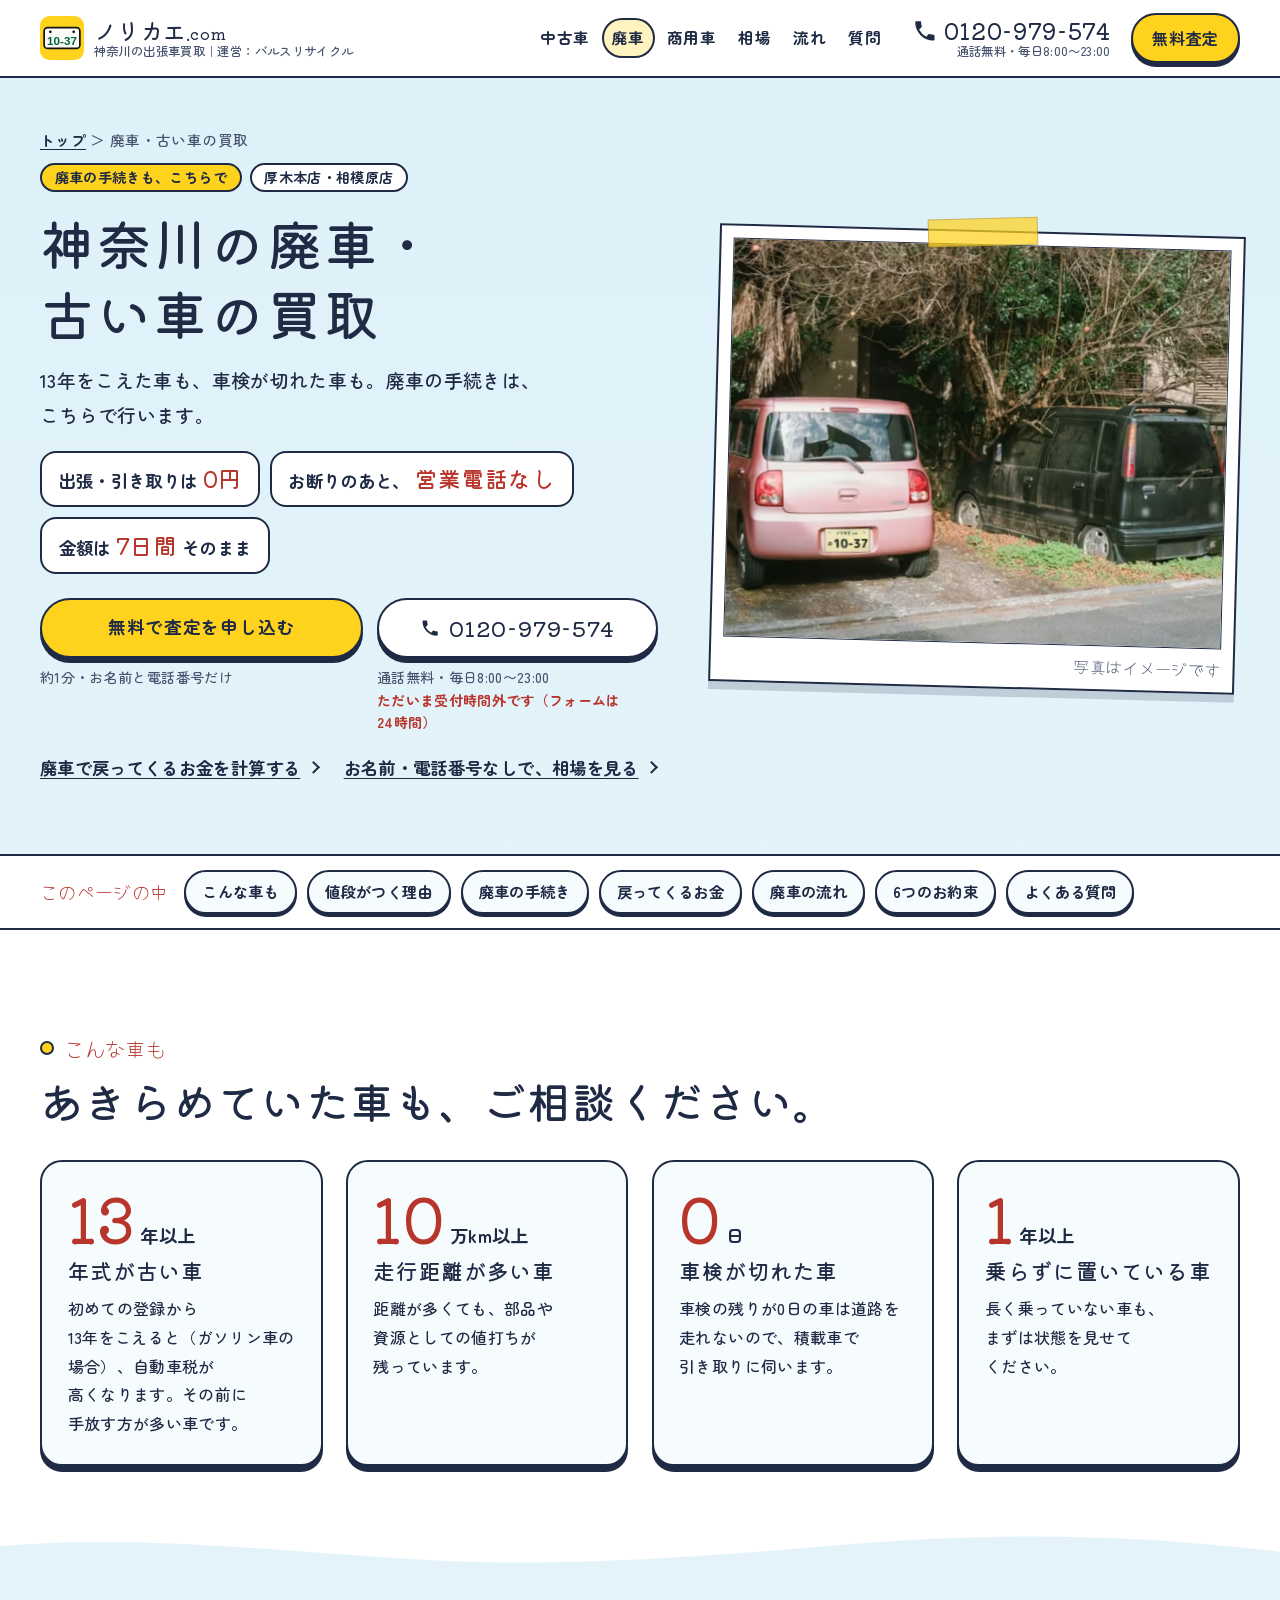
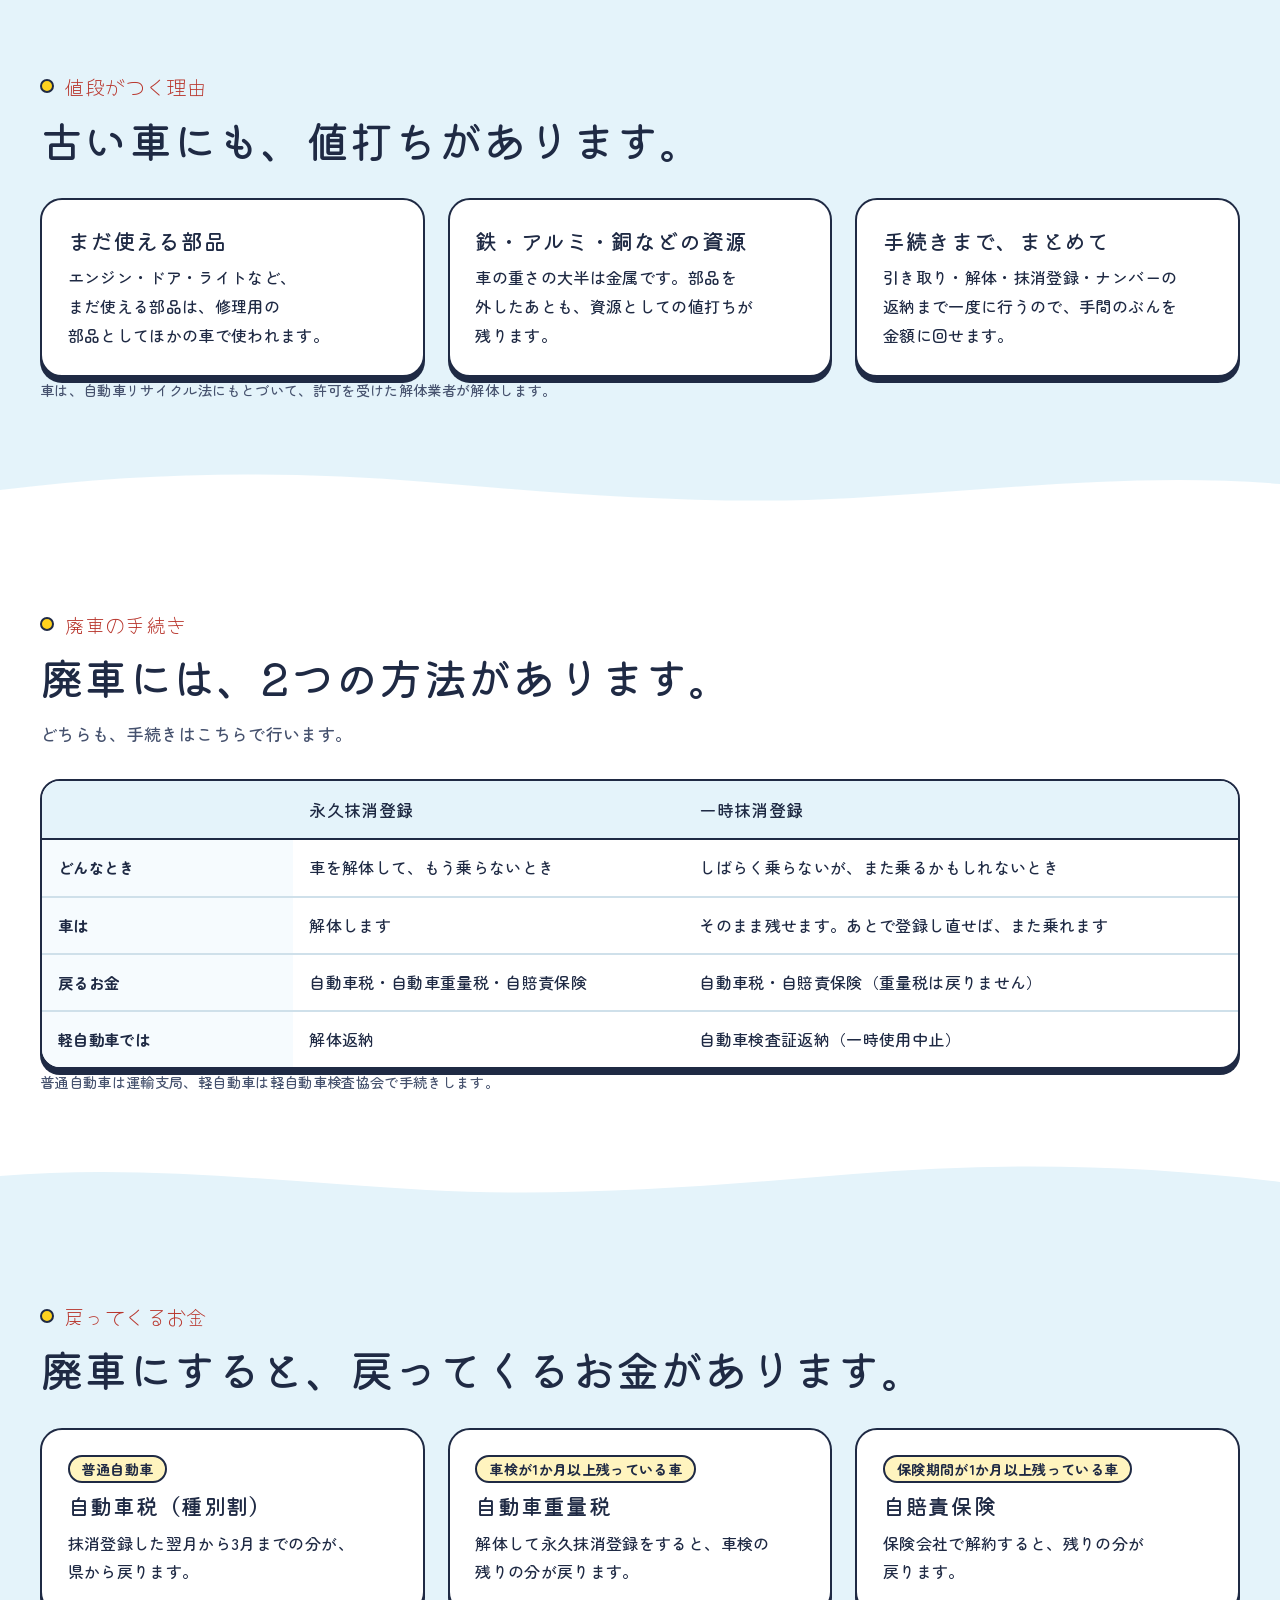
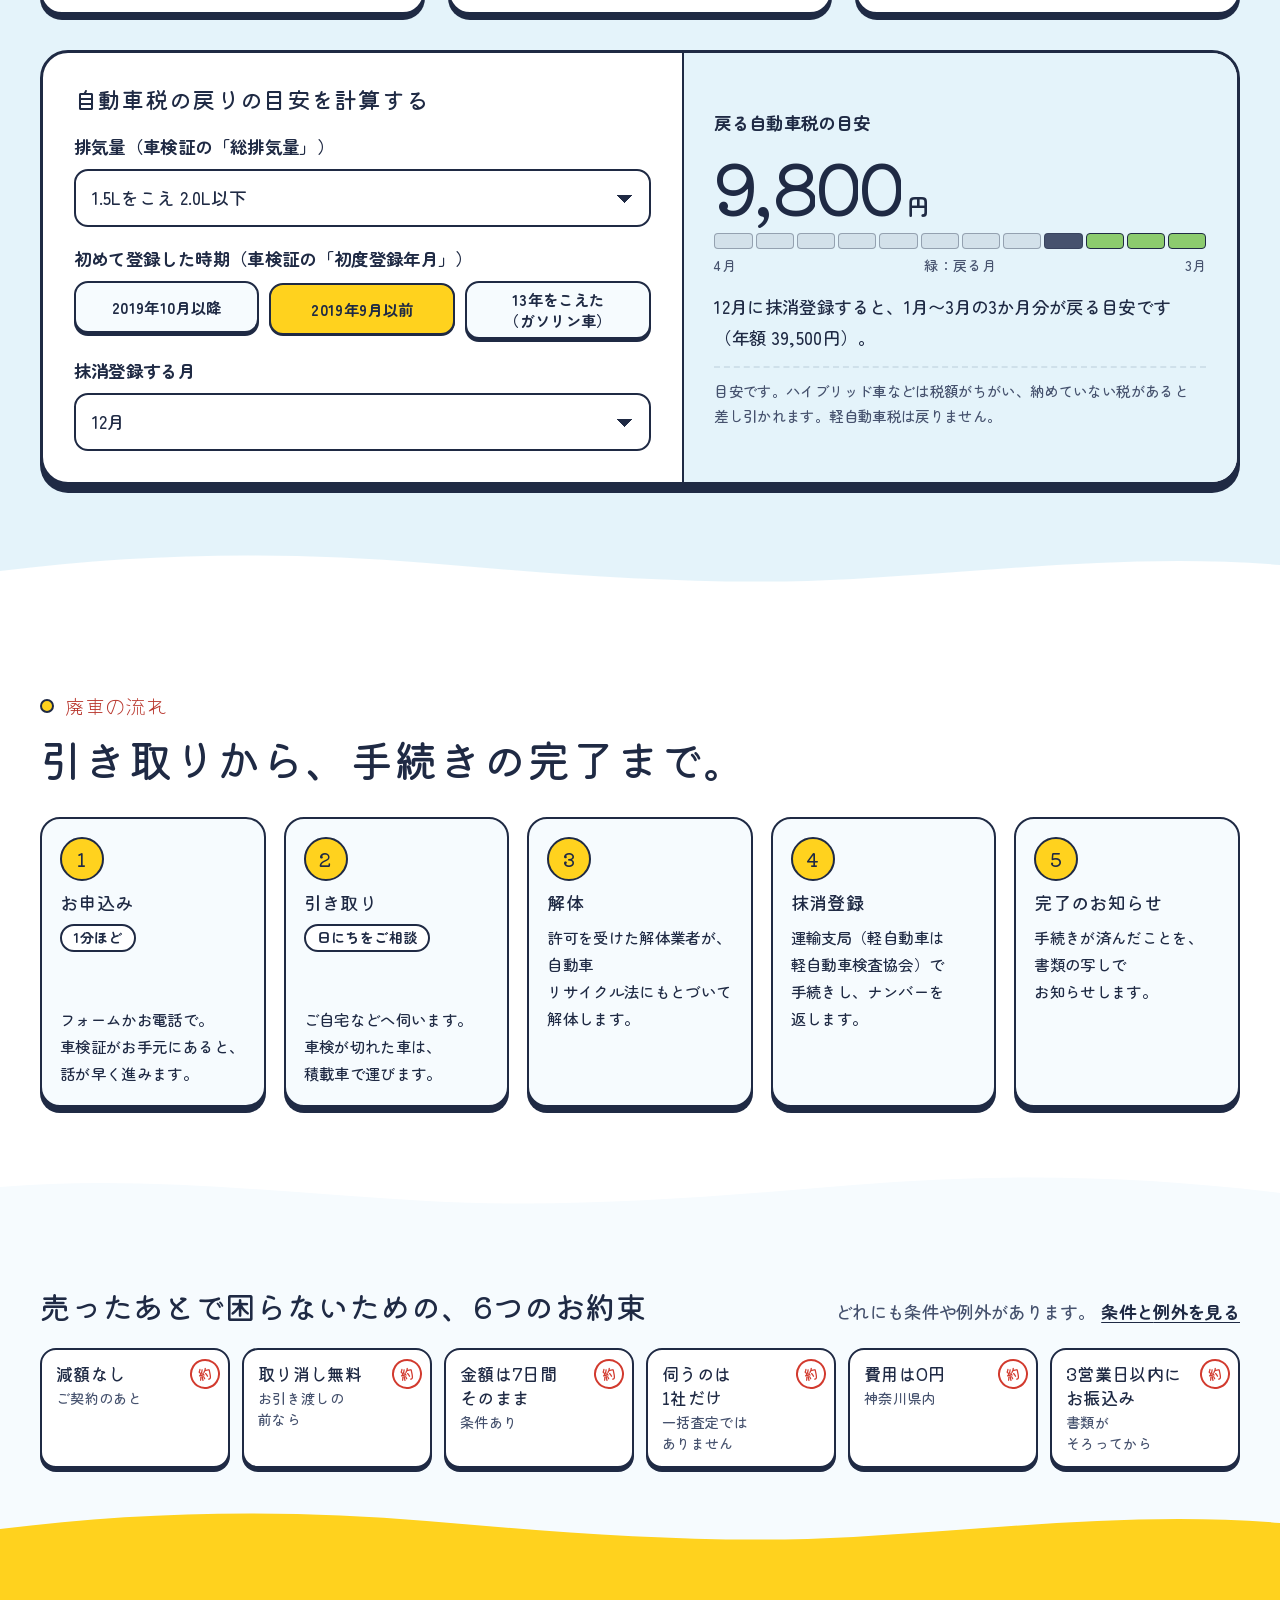
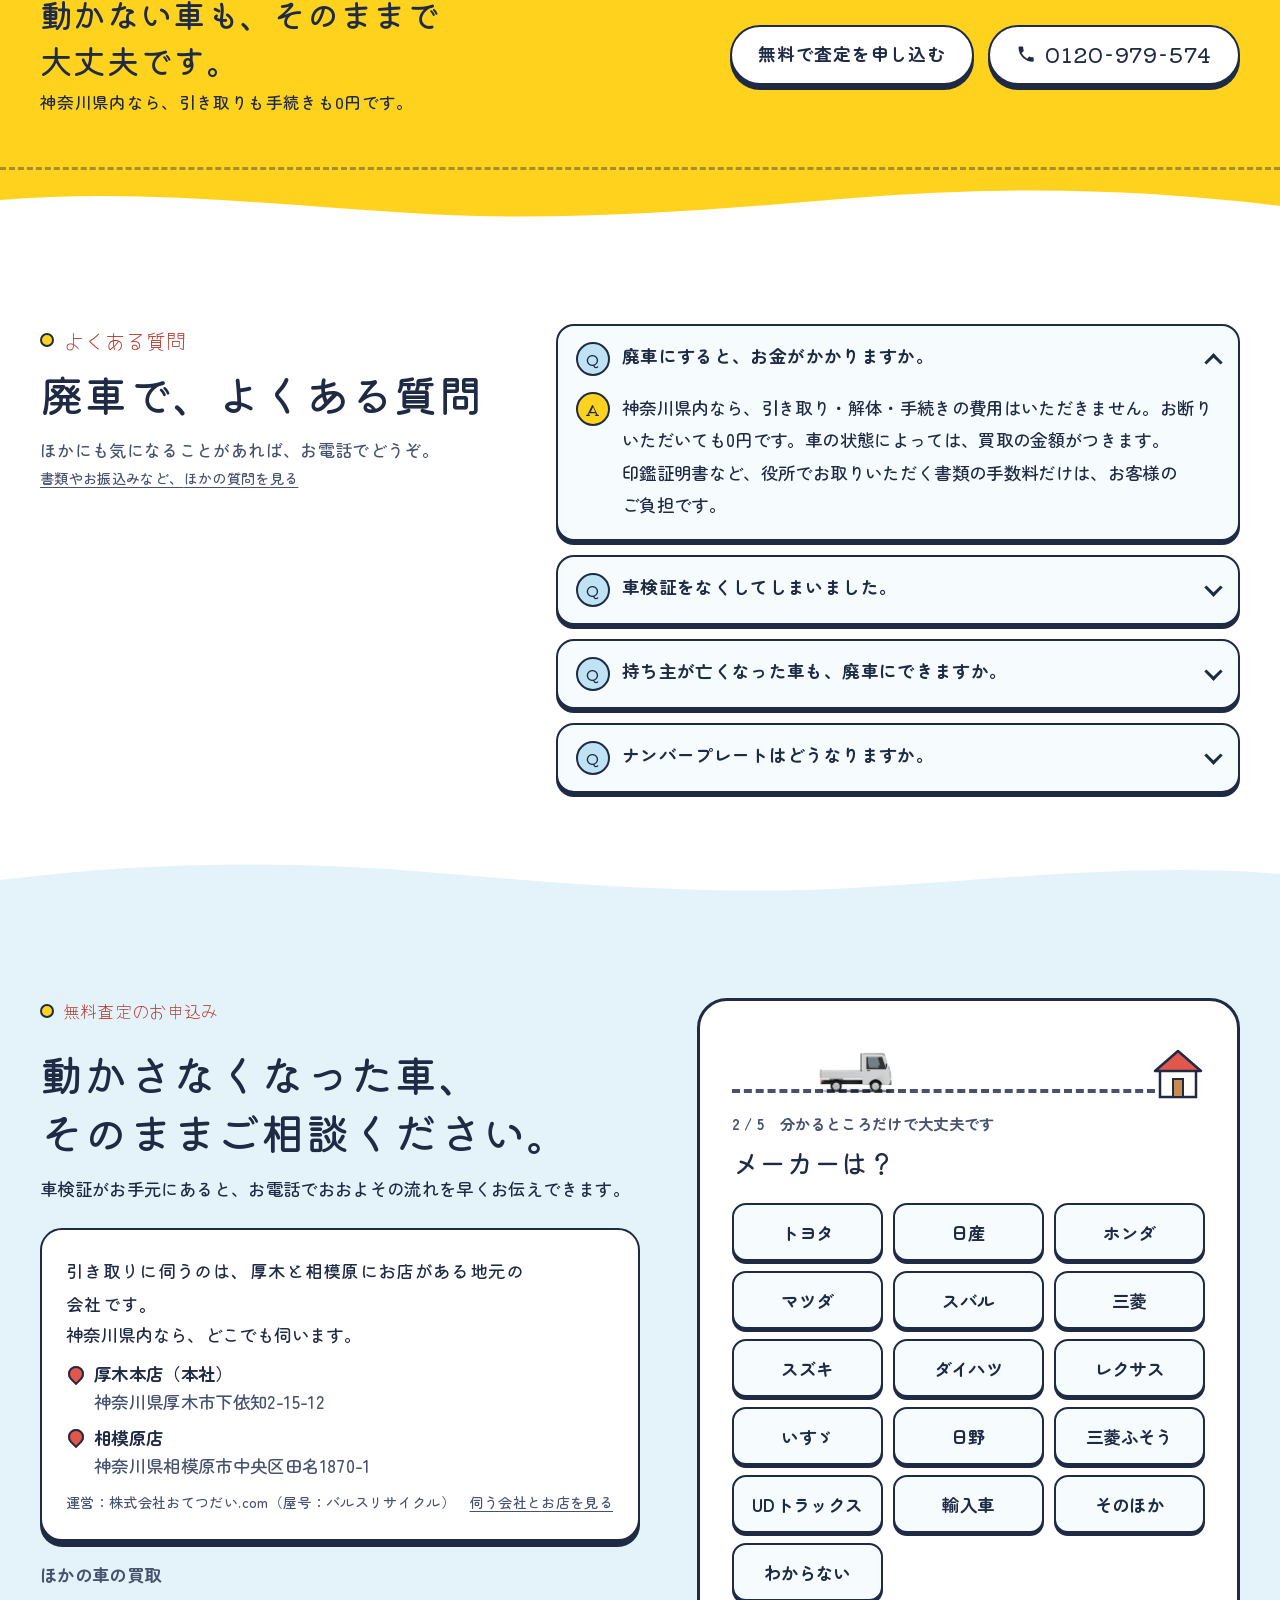
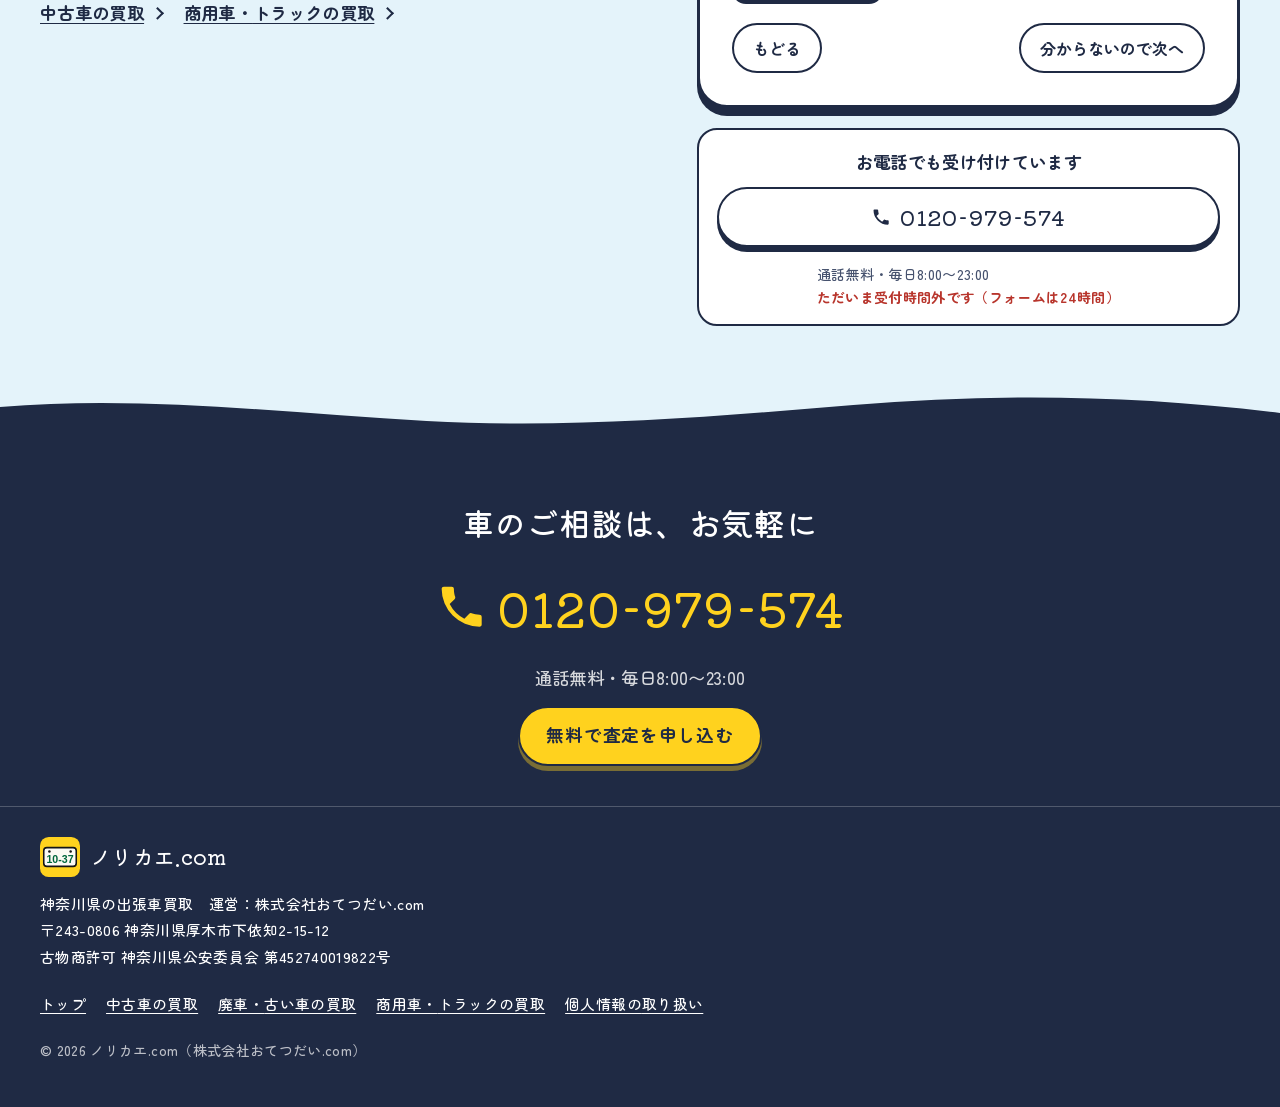
<file: haisha.html>
<!doctype html>
<html lang="ja" class="no-line">
<head>
<meta charset="utf-8">
<meta name="viewport" content="width=device-width,initial-scale=1,viewport-fit=cover">
<title>神奈川の廃車買取｜厚木・相模原から引き取り0円｜ノリカエ.com</title>
<meta name="claude:viewport-fit-sides" content="cover">
<meta name="description" content="神奈川県の廃車買取。厚木本店・相模原店から県内どこでも伺い、動かない車も引き取り0円。13年をこえた車、10万kmをこえた車、車検が切れた車も買い取ります。廃車の手続き（抹消登録）はこちらで行い、戻ってくる自動車税などもご案内します。運営：株式会社おてつだい.com">
<meta property="og:type" content="website">
<meta property="og:site_name" content="ノリカエ.com">
<meta property="og:locale" content="ja_JP">
<meta property="og:title" content="神奈川の廃車買取｜厚木・相模原から引き取り0円｜ノリカエ.com">
<meta property="og:description" content="厚木本店・相模原店から、神奈川県内どこでも伺います。動かない車も引き取り0円。廃車の手続きと、戻ってくるお金もご案内します。">
<meta name="robots" content="noindex,nofollow">
<link rel="icon" href="assets/icon.svg" type="image/svg+xml">
<link rel="preconnect" href="https://fonts.googleapis.com">
<link rel="preconnect" href="https://fonts.gstatic.com" crossorigin>
<link rel="stylesheet" href="https://fonts.googleapis.com/css2?family=Kiwi+Maru:wght@500&family=Yomogi&family=Zen+Maru+Gothic:wght@500;700&display=swap">
<link rel="stylesheet" href="assets/site.css">
<link rel="stylesheet" href="assets/page.css">
<script>(function(){var d=document.documentElement,c=navigator.connection;d.lang=d.lang||'ja';d.classList.add('js','no-line');if(c&&c.saveData)d.classList.add('save');if(matchMedia('(prefers-reduced-motion: no-preference)').matches&&!(c&&c.saveData))d.classList.add('motion')})();</script>
</head>
<!-- 第13版「家の前で」（2026-11-19） -->
<body data-kind="廃車・動かない車">

<svg width="0" height="0" style="position:absolute" aria-hidden="true" focusable="false">
  <defs>
    <filter id="kasure" x="-10%" y="-10%" width="120%" height="120%">
      <feTurbulence type="fractalNoise" baseFrequency="1.1" numOctaves="2" seed="7" result="n"/>
      <feColorMatrix in="n" type="matrix" values="0 0 0 0 0  0 0 0 0 0  0 0 0 0 0  -2.4 0 0 0 1.9" result="m"/>
      <feComposite in="SourceGraphic" in2="m" operator="in"/>
    </filter>
  </defs>
  <symbol id="i-tel" viewBox="0 0 24 24"><path d="M6.6 10.8a15.2 15.2 0 0 0 6.6 6.6l2.2-2.2c.3-.3.7-.4 1-.2 1.1.4 2.3.6 3.6.6.6 0 1 .4 1 1V20c0 .6-.4 1-1 1A17 17 0 0 1 3 4c0-.6.4-1 1-1h3.5c.6 0 1 .4 1 1 0 1.3.2 2.5.6 3.6.1.3 0 .7-.2 1z"/></symbol>
  <symbol id="i-stamp" viewBox="0 0 100 100"><g filter="url(#kasure)"><circle cx="50" cy="50" r="44" fill="none" stroke="currentColor" stroke-width="6"/><circle cx="50" cy="50" r="36" fill="none" stroke="currentColor" stroke-width="2"/><text x="50" y="46" text-anchor="middle" class="st">約</text><text x="50" y="76" text-anchor="middle" class="st">束</text></g></symbol>
</svg>

<a class="skip" href="#main">本文へ移動</a>

<header class="bar">
  <div class="wrap bar-in">
    <a class="logo" href="index.html" aria-label="ノリカエ.com トップページへ">
      <img src="assets/icon.svg" alt="" width="44" height="44">
      <span class="logo-t"><b>ノリカエ<small>.com</small></b><span>神奈川の出張車買取｜運営：バルスリサイクル</span></span>
    </a>
    <nav class="nav" aria-label="サイトの案内">
      <a href="usedcar.html">中古車</a><a href="haisha.html" aria-current="page">廃車</a><a href="truck.html">商用車</a><a href="index.html#price">相場</a><a href="index.html#flow">流れ</a><a href="index.html#faq">質問</a>
    </nav>
    <a class="bar-tel" href="tel:0120979574" data-place="header"><b><svg class="ic" aria-hidden="true"><use href="#i-tel"/></svg>0120-979-574</b><small>通話無料・毎日8:00〜23:00</small></a>
    <a class="btn btn-go bar-go" href="index.html#apply" data-apply data-place="header">無料査定</a>
    <details class="bar-menu">
      <summary>メニュー</summary>
      <nav class="bar-panel" aria-label="メニュー"><a href="index.html">トップ</a><a href="index.html#price">相場を見る</a><a href="index.html#promise">6つのお約束</a><a href="usedcar.html">中古車の買取</a><a href="haisha.html" aria-current="page">廃車・古い車の買取</a><a href="truck.html">商用車・トラックの買取</a><a href="index.html#flow">売るまでの流れ</a><a href="index.html#shop">伺う会社とお店</a><a href="index.html#area">伺える地域</a><a href="index.html#faq">よくある質問</a><a href="index.html#company">運営会社</a></nav>
    </details>
  </div>
</header>

<main id="main">

<section class="phero" aria-labelledby="page-title">
  <div class="wrap ph-grid">
    <div class="ph-copy">
      <p class="crumbs"><a href="index.html">トップ</a> ＞ 廃車・古い車の買取</p>
      <p class="ph-tag"><span>廃車の手続きも、こちらで</span><span>厚木本店・相模原店</span></p>
      <h1 id="page-title">神奈川の廃車・古い車の買取</h1>
      <p class="ph-lead">13年をこえた車も、車検が切れた車も。廃車の手続きは、こちらで行います。</p>
      <ul class="trust" aria-label="ノリカエ.comのお約束から">
        <li>出張・引き取りは<b>0円</b></li><li>お断りのあと、<b>営業電話なし</b></li><li>金額は<b>7日間</b>そのまま</li>
      </ul>
      <div class="ph-acts">
        <div class="act">
          <a class="btn btn-go" href="index.html#apply" data-apply>無料で査定を申し込む</a>
          <p class="act-note">約1分・お名前と電話番号だけ</p>
        </div>
        <div class="act">
          <a class="btn btn-tel" href="tel:0120979574" data-track="tel"><svg class="ic" aria-hidden="true"><use href="#i-tel"/></svg><span class="tel-no">0120-979-574</span></a>
          <p class="act-note">通話無料・毎日8:00〜23:00<span class="night" hidden>ただいま受付時間外です（フォームは24時間）</span></p>
        </div>
      </div>
      <p class="ph-links"><a href="#refund">廃車で戻ってくるお金を計算する</a><a href="index.html#price">お名前・電話番号なしで、相場を見る</a></p>
    </div>
    <figure class="ph-photo">
      <picture>
        <source type="image/avif" srcset="assets/hero/hero-05-640.avif 640w, assets/hero/hero-05-960.avif 960w, assets/hero/hero-05-1440.avif 1440w" sizes="(min-width: 900px) 46vw, calc(100vw - 32px)">
        <img src="assets/hero/hero-05-960.webp" srcset="assets/hero/hero-05-640.webp 640w, assets/hero/hero-05-960.webp 960w, assets/hero/hero-05-1440.webp 1440w" sizes="(min-width: 900px) 46vw, calc(100vw - 32px)" width="1440" height="1080" alt="木の下に長く置かれている、古い軽自動車が2台" fetchpriority="high">
      </picture>
      <figcaption>写真はイメージです</figcaption>
    </figure>
  </div>
</section>

<nav class="pnav" aria-label="このページの中">
  <div class="wrap pnav-in">
    <p class="pnav-t">このページの中</p>
    <ul><li><a href="#target">こんな車も</a></li><li><a href="#why">値段がつく理由</a></li><li><a href="#procedure">廃車の手続き</a></li><li><a href="#refund">戻ってくるお金</a></li><li><a href="#steps">廃車の流れ</a></li><li><a href="#promise">6つのお約束</a></li><li><a href="#faq">よくある質問</a></li></ul>
  </div>
</nav>

<section class="sec bg-white" id="target" aria-labelledby="target-title">
  <div class="wrap">
    <p class="kick">こんな車も</p>
    <h2 id="target-title">あきらめていた車も、ご相談ください。</h2>
    <div class="cards cards-4">
      <article class="card"><p class="big">13<small>年以上</small></p><h3>年式が古い車</h3><p>初めての登録から13年をこえると（ガソリン車の場合）、自動車税が高くなります。その前に手放す方が多い車です。</p></article>
      <article class="card"><p class="big">10<small>万km以上</small></p><h3>走行距離が多い車</h3><p>距離が多くても、部品や資源としての値打ちが残っています。</p></article>
      <article class="card"><p class="big">0<small>日</small></p><h3>車検が切れた車</h3><p>車検の残りが0日の車は道路を走れないので、積載車で引き取りに伺います。</p></article>
      <article class="card"><p class="big">1<small>年以上</small></p><h3>乗らずに置いている車</h3><p>長く乗っていない車も、まずは状態を見せてください。</p></article>
    </div>
  </div>
</section>

<section class="sec bg-pale" id="why" aria-labelledby="why-title">
  <svg class="wv flip" viewBox="0 0 1440 40" preserveAspectRatio="none" aria-hidden="true"><path d="M0 40V22C160 4 320 2 480 14S800 38 960 30 1280 4 1440 16V40Z"/></svg>
  <div class="wrap">
    <p class="kick">値段がつく理由</p>
    <h2 id="why-title">古い車にも、値打ちがあります。</h2>
    <div class="cards">
      <article class="card"><h3>まだ使える部品</h3><p>エンジン・ドア・ライトなど、まだ使える部品は、修理用の部品としてほかの車で使われます。</p></article>
      <article class="card"><h3>鉄・アルミ・銅などの資源</h3><p>車の重さの大半は金属です。部品を外したあとも、資源としての値打ちが残ります。</p></article>
      <article class="card"><h3>手続きまで、まとめて</h3><p>引き取り・解体・抹消登録・ナンバーの返納まで一度に行うので、手間のぶんを金額に回せます。</p></article>
    </div>
    <p class="note">車は、自動車リサイクル法にもとづいて、許可を受けた解体業者が解体します。</p>
  </div>
</section>

<section class="sec bg-white" id="procedure" aria-labelledby="procedure-title">
  <svg class="wv" viewBox="0 0 1440 40" preserveAspectRatio="none" aria-hidden="true"><path d="M0 40V22C160 4 320 2 480 14S800 38 960 30 1280 4 1440 16V40Z"/></svg>
  <div class="wrap">
    <p class="kick">廃車の手続き</p>
    <h2 id="procedure-title">廃車には、2つの方法があります。</h2>
    <p class="sub">どちらも、手続きはこちらで行います。</p>
    <div class="tbl-wrap">
      <table class="tbl">
        <thead><tr><td></td><th scope="col">永久抹消登録</th><th scope="col">一時抹消登録</th></tr></thead>
        <tbody>
          <tr><th scope="row">どんなとき</th><td>車を解体して、もう乗らないとき</td><td>しばらく乗らないが、また乗るかもしれないとき</td></tr>
          <tr><th scope="row">車は</th><td>解体します</td><td>そのまま残せます。あとで登録し直せば、また乗れます</td></tr>
          <tr><th scope="row">戻るお金</th><td>自動車税・自動車重量税・自賠責保険</td><td>自動車税・自賠責保険（重量税は戻りません）</td></tr>
          <tr><th scope="row">軽自動車では</th><td>解体返納</td><td>自動車検査証返納（一時使用中止）</td></tr>
        </tbody>
      </table>
    </div>
    <p class="note">普通自動車は運輸支局、軽自動車は軽自動車検査協会で手続きします。</p>
  </div>
</section>

<section class="sec bg-pale" id="refund" aria-labelledby="refund-title">
  <svg class="wv flip" viewBox="0 0 1440 40" preserveAspectRatio="none" aria-hidden="true"><path d="M0 40V22C160 4 320 2 480 14S800 38 960 30 1280 4 1440 16V40Z"/></svg>
  <div class="wrap">
    <p class="kick">戻ってくるお金</p>
    <h2 id="refund-title">廃車にすると、戻ってくるお金があります。</h2>
    <div class="cards">
      <article class="card"><span class="pill">普通自動車</span><h3>自動車税（種別割）</h3><p>抹消登録した翌月から3月までの分が、県から戻ります。</p></article>
      <article class="card"><span class="pill">車検が1か月以上残っている車</span><h3>自動車重量税</h3><p>解体して永久抹消登録をすると、車検の残りの分が戻ります。</p></article>
      <article class="card"><span class="pill">保険期間が1か月以上残っている車</span><h3>自賠責保険</h3><p>保険会社で解約すると、残りの分が戻ります。</p></article>
    </div>
    <div class="calc">
      <form class="calc-form" aria-label="自動車税の戻りの目安">
        <h3>自動車税の戻りの目安を計算する</h3>
        <div class="f">
          <label for="c-cc">排気量（車検証の「総排気量」）</label>
          <select id="c-cc" name="cc">
            <option value="0">1.0L以下</option><option value="1">1.0Lをこえ 1.5L以下</option><option value="2" selected>1.5Lをこえ 2.0L以下</option><option value="3">2.0Lをこえ 2.5L以下</option><option value="4">2.5Lをこえ 3.0L以下</option><option value="5">3.0Lをこえ 3.5L以下</option><option value="6">3.5Lをこえ 4.0L以下</option><option value="7">4.0Lをこえ 4.5L以下</option><option value="8">4.5Lをこえ 6.0L以下</option><option value="9">6.0Lをこえる</option>
          </select>
        </div>
        <fieldset>
          <legend>初めて登録した時期（車検証の「初度登録年月」）</legend>
          <div class="ch">
            <label><input type="radio" name="era" value="new" id="c-era-new"><span>2019年10月以降</span></label>
            <label><input type="radio" name="era" value="old" id="c-era-old" checked><span>2019年9月以前</span></label>
            <label><input type="radio" name="era" value="heavy" id="c-era-heavy"><span>13年をこえた（ガソリン車）</span></label>
          </div>
        </fieldset>
        <div class="f">
          <label for="c-month">抹消登録する月</label>
          <select id="c-month" name="month">
            <option value="0">4月</option><option value="1">5月</option><option value="2">6月</option><option value="3">7月</option><option value="4">8月</option><option value="5">9月</option><option value="6">10月</option><option value="7">11月</option><option value="8">12月</option><option value="9">1月</option><option value="10">2月</option><option value="11">3月</option>
          </select>
        </div>
      </form>
      <div class="calc-out">
        <p class="co-label">戻る自動車税の目安</p>
        <p class="co-yen" aria-hidden="true"><span class="odo-n" id="co-n"></span><small>円</small></p>
        <p class="vh" id="co-live" aria-live="polite"></p>
        <div>
          <div class="months" aria-hidden="true"><i></i><i></i><i></i><i></i><i></i><i></i><i></i><i></i><i></i><i></i><i></i><i></i></div>
          <p class="months-cap" aria-hidden="true"><span>4月</span><span>緑：戻る月</span><span>3月</span></p>
        </div>
        <p class="co-detail"></p>
        <p class="co-note">目安です。ハイブリッド車などは税額がちがい、納めていない税があると差し引かれます。軽自動車税は戻りません。</p>
      </div>
    </div>
  </div>
</section>

<section class="sec bg-white" id="steps" aria-labelledby="steps-title">
  <svg class="wv" viewBox="0 0 1440 40" preserveAspectRatio="none" aria-hidden="true"><path d="M0 40V22C160 4 320 2 480 14S800 38 960 30 1280 4 1440 16V40Z"/></svg>
  <div class="wrap">
    <p class="kick">廃車の流れ</p>
    <h2 id="steps-title">引き取りから、手続きの完了まで。</h2>
    <ol class="steps5">
      <li><b>お申込み</b><span class="when">1分ほど</span><span>フォームかお電話で。車検証がお手元にあると、話が早く進みます。</span></li>
      <li><b>引き取り</b><span class="when">日にちをご相談</span><span>ご自宅などへ伺います。車検が切れた車は、積載車で運びます。</span></li>
      <li><b>解体</b><span>許可を受けた解体業者が、自動車リサイクル法にもとづいて解体します。</span></li>
      <li><b>抹消登録</b><span>運輸支局（軽自動車は軽自動車検査協会）で手続きし、ナンバーを返します。</span></li>
      <li><b>完了のお知らせ</b><span>手続きが済んだことを、書類の写しでお知らせします。</span></li>
    </ol>
  </div>
</section>

<section class="pr-band" id="promise" aria-labelledby="promise-title">
  <svg class="wv flip" viewBox="0 0 1440 40" preserveAspectRatio="none" aria-hidden="true"><path d="M0 40V22C160 4 320 2 480 14S800 38 960 30 1280 4 1440 16V40Z"/></svg>
  <div class="wrap pr-band-in">
    <div class="pr-band-head">
      <h2 id="promise-title">売ったあとで困らないための、6つのお約束</h2>
      <p>どれにも条件や例外があります。<a href="index.html#promise">条件と例外を見る</a></p>
    </div>
    <ul class="pr-chips">
      <li><b>減額なし</b><span>ご契約のあと</span></li>
      <li><b>取り消し無料</b><span>お引き渡しの前なら</span></li>
      <li><b>金額は7日間そのまま</b><span>条件あり</span></li>
      <li><b>伺うのは1社だけ</b><span>一括査定ではありません</span></li>
      <li><b>費用は0円</b><span>神奈川県内</span></li>
      <li><b>3営業日以内にお振込み</b><span>書類がそろってから</span></li>
    </ul>
  </div>
</section>

<aside class="band" aria-label="お申込みのご案内">
  <svg class="wv" viewBox="0 0 1440 40" preserveAspectRatio="none" aria-hidden="true"><path d="M0 40V22C160 4 320 2 480 14S800 38 960 30 1280 4 1440 16V40Z"/></svg>
  <div class="band-clip" data-live aria-hidden="true"><div class="band-road"></div><div class="band-kei"><img src="assets/img/kei-side.webp" alt="" width="96" height="51" loading="lazy" decoding="async"></div></div>
  <div class="wrap band-in">
    <p class="band-t"><b>動かない車も、そのままで大丈夫です。</b>神奈川県内なら、引き取りも手続きも0円です。</p>
    <div class="band-acts">
      <a class="btn btn-go" href="index.html#apply" data-apply>無料で査定を申し込む</a>
      <a class="btn btn-tel" href="tel:0120979574" data-track="tel"><svg class="ic" aria-hidden="true"><use href="#i-tel"/></svg><span class="tel-no">0120-979-574</span></a>
    </div>
  </div>
</aside>

<section class="faq sec bg-white" id="faq" aria-labelledby="faq-title">
  <svg class="wv flip" viewBox="0 0 1440 40" preserveAspectRatio="none" aria-hidden="true"><path d="M0 40V22C160 4 320 2 480 14S800 38 960 30 1280 4 1440 16V40Z"/></svg>
  <div class="wrap faq-grid">
    <div class="faq-head">
      <p class="kick">よくある質問</p>
      <h2 id="faq-title">廃車で、よくある質問</h2>
      <p class="sub">ほかにも気になることがあれば、お電話でどうぞ。</p>
      <p class="note"><a href="index.html#faq">書類やお振込みなど、ほかの質問を見る</a></p>
    </div>
    <div class="faq-list">
      <details open class="qa"><summary>廃車にすると、お金がかかりますか。</summary><div class="a"><p>神奈川県内なら、引き取り・解体・手続きの費用はいただきません。お断りいただいても0円です。車の状態によっては、買取の金額がつきます。印鑑証明書など、役所でお取りいただく書類の手数料だけは、お客様のご負担です。</p></div></details>
      <details class="qa"><summary>車検証をなくしてしまいました。</summary><div class="a"><p>車検証は、運輸支局（軽自動車は軽自動車検査協会）で出し直せます。手続きもご案内します。</p></div></details>
      <details class="qa"><summary>持ち主が亡くなった車も、廃車にできますか。</summary><div class="a"><p>はい。相続の書類が必要になります。どの書類が要るかを、一つずつご案内します。</p></div></details>
      <details class="qa"><summary>ナンバープレートはどうなりますか。</summary><div class="a"><p>外す作業も、抹消登録のときに返す手続きも、こちらで行います。</p></div></details>
    </div>
  </div>
</section>

<section class="apply sec bg-pale" id="apply" aria-labelledby="apply-title">
  <svg class="wv" viewBox="0 0 1440 40" preserveAspectRatio="none" aria-hidden="true"><path d="M0 40V22C160 4 320 2 480 14S800 38 960 30 1280 4 1440 16V40Z"/></svg>
  <div class="wrap final-grid">
    <div class="final-copy">
      <p class="kick">無料査定のお申込み</p>
      <h2 id="apply-title">動かさなくなった車、そのままご相談ください。</h2>
      <p>車検証がお手元にあると、お電話でおおよその流れを早くお伝えできます。</p>
    </div>
    <div class="final-acts">
      <div class="wz-slot" id="wz-slot">
        <div class="final-wait">
          <p class="final-acts-t">お申込みは、フォームかお電話で</p>
          <div class="act">
        <a class="btn btn-go" href="index.html#apply" data-apply>無料で査定を申し込む</a>
        <p class="act-note">約1分・お名前と電話番号だけ</p>
          </div>
        </div>
      </div>
      <div class="final-tel">
        <p>お電話でも受け付けています</p>
        <a class="btn btn-tel" href="tel:0120979574" data-track="tel"><svg class="ic" aria-hidden="true"><use href="#i-tel"/></svg><span class="tel-no">0120-979-574</span></a>
        <p class="act-note">通話無料・毎日8:00〜23:00<span class="night" hidden>ただいま受付時間外です（フォームは24時間）</span></p>
      </div>
      <a class="btn btn-line" href="#line" data-line>LINEで写真を送って相談</a>
    </div>
    <div class="final-more">
      <div class="final-shop">
        <p><b>引き取りに伺うのは、厚木と相模原にお店がある地元の会社です。</b>神奈川県内なら、どこでも伺います。</p>
        <ul class="shops">
          <li><b>厚木本店（本社）</b><span>神奈川県厚木市<span class="nw">下依知2-15-12</span></span></li>
          <li><b>相模原店</b><span>神奈川県相模原市中央区<span class="nw">田名1870-1</span></span></li>
        </ul>
        <p class="note">運営：株式会社おてつだい.com（屋号：バルスリサイクル）　<a href="index.html#shop">伺う会社とお店を見る</a></p>
      </div>
      <nav class="others" aria-label="ほかの車の買取">
        <p>ほかの車の買取</p>
        <a href="usedcar.html">中古車の買取</a><a href="truck.html">商用車・トラックの買取</a>
      </nav>
    </div>
  </div>
</section>

</main>

<footer class="foot">
  <svg class="wv flip" viewBox="0 0 1440 40" preserveAspectRatio="none" aria-hidden="true"><path d="M0 40V22C160 4 320 2 480 14S800 38 960 30 1280 4 1440 16V40Z"/></svg>
  <div class="wrap foot-cta">
    <p class="foot-cta-t">車のご相談は、お気軽に</p>
    <a class="foot-tel" href="tel:0120979574" data-place="footer"><svg class="ic" aria-hidden="true"><use href="#i-tel"/></svg>0120-979-574</a>
    <p class="foot-hours">通話無料・毎日8:00〜23:00</p>
    <a class="btn btn-go" href="index.html#apply" data-apply data-place="footer">無料で査定を申し込む</a>
  </div>
  <div class="wrap foot-in">
    <p class="foot-logo"><img src="assets/icon.svg" alt="" width="40" height="40">ノリカエ.com</p>
    <p>神奈川県の出張車買取　運営：株式会社おてつだい.com<br>〒243-0806 神奈川県厚木市<span class="nw">下依知2-15-12</span><br>古物商許可 神奈川県公安委員会 第452740019822号</p>
    <nav class="foot-nav" aria-label="ページの一覧"><a href="index.html">トップ</a><a href="usedcar.html">中古車の買取</a><a href="haisha.html" aria-current="page">廃車・古い車の買取</a><a href="truck.html">商用車・トラックの買取</a><a href="privacy.html">個人情報の取り扱い</a></nav>
    <p class="foot-c">© 2026 ノリカエ.com（株式会社おてつだい.com）</p>
  </div>
</footer>

<nav class="dock" aria-label="ご相談">
  <a class="dock-tel" href="tel:0120979574" data-track="tel"><svg class="ic" aria-hidden="true"><use href="#i-tel"/></svg><span><b>電話する</b><small class="dock-hours">通話無料・8〜23時</small></span></a>
  <a class="dock-line" href="#line" data-line><span><b>LINE</b><small>写真で相談</small></span></a>
  <a class="dock-go" href="index.html#apply" data-apply><span><b>無料査定</b><small>約1分</small></span></a>
</nav>

<dialog class="dlg" id="dlg" aria-labelledby="dlg-title">
  <div class="dlg-head"><h2 id="dlg-title">無料査定のお申込み</h2><button class="dlg-close" type="button">閉じる</button></div>
  <div class="dlg-body" id="dlg-body"></div>
</dialog>

<script src="assets/phrase.js"></script>
<script src="assets/site.js"></script>
</body>
</html>
</file>
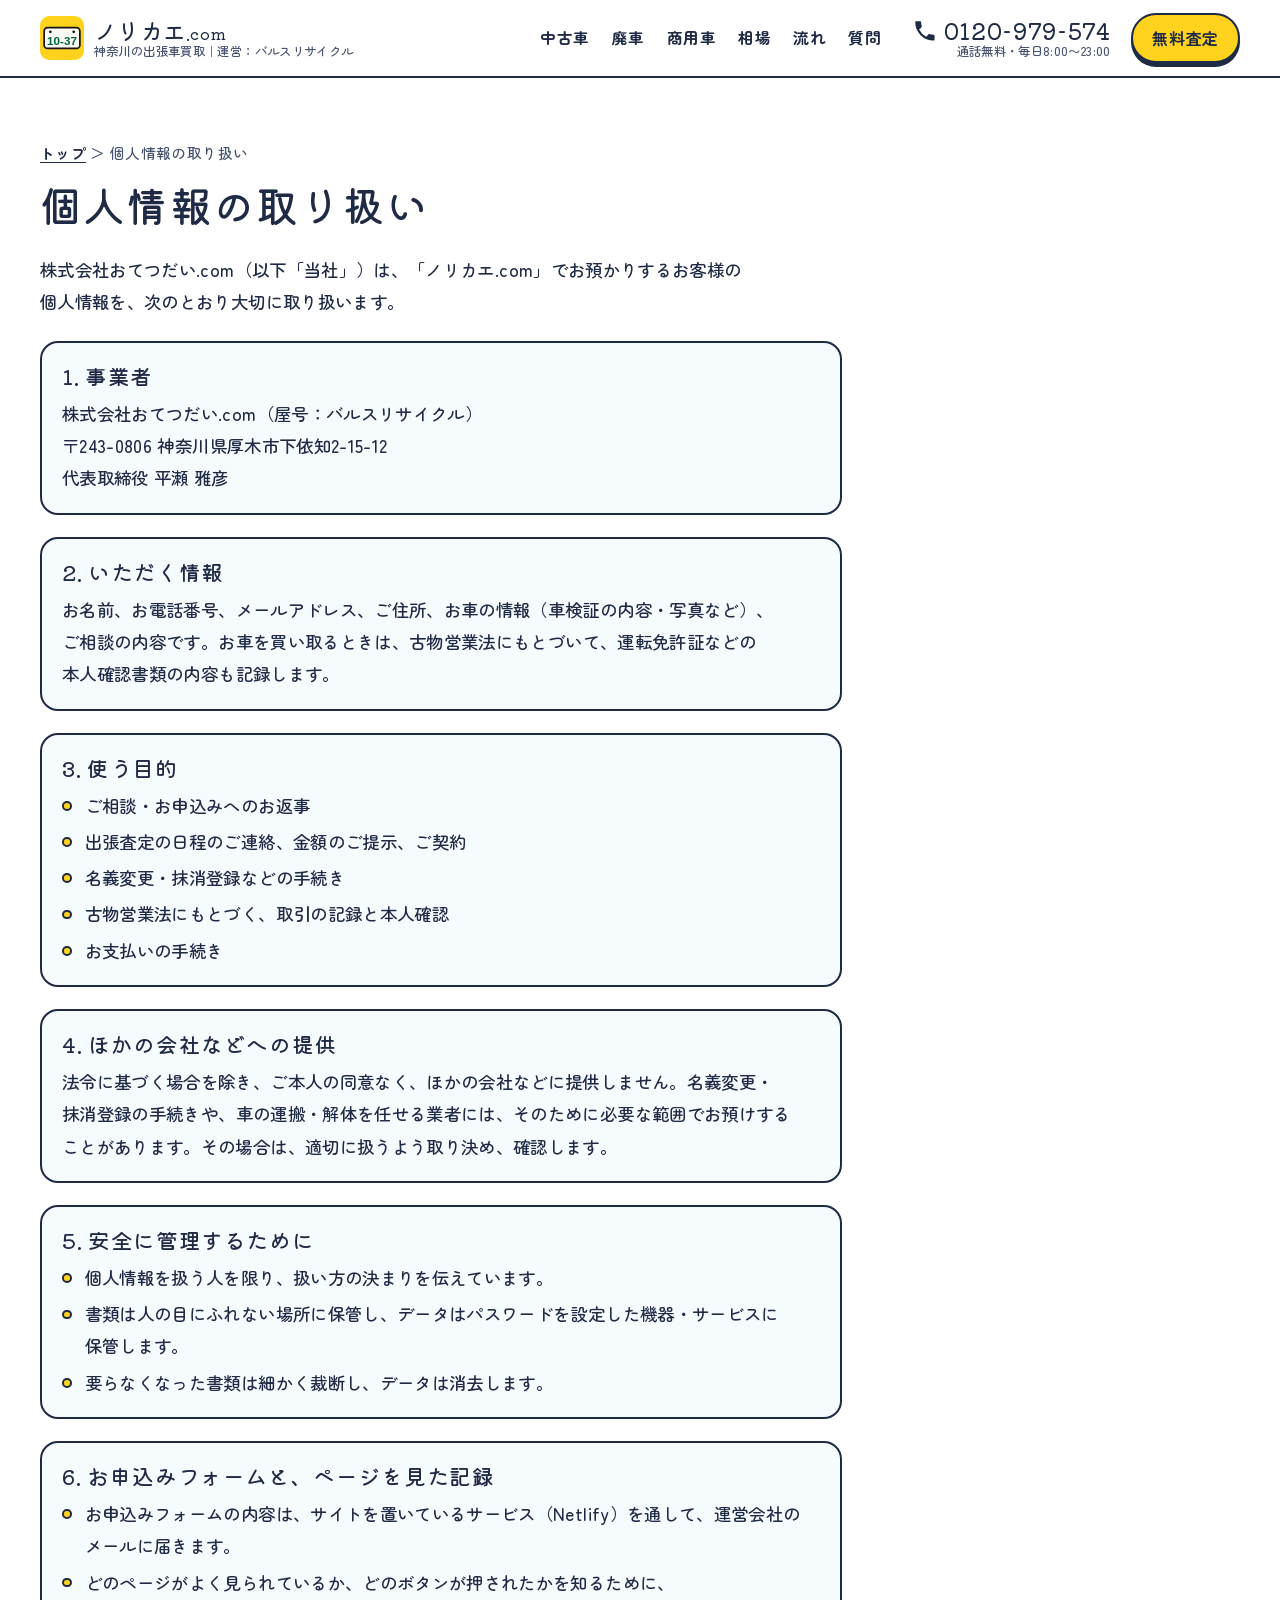
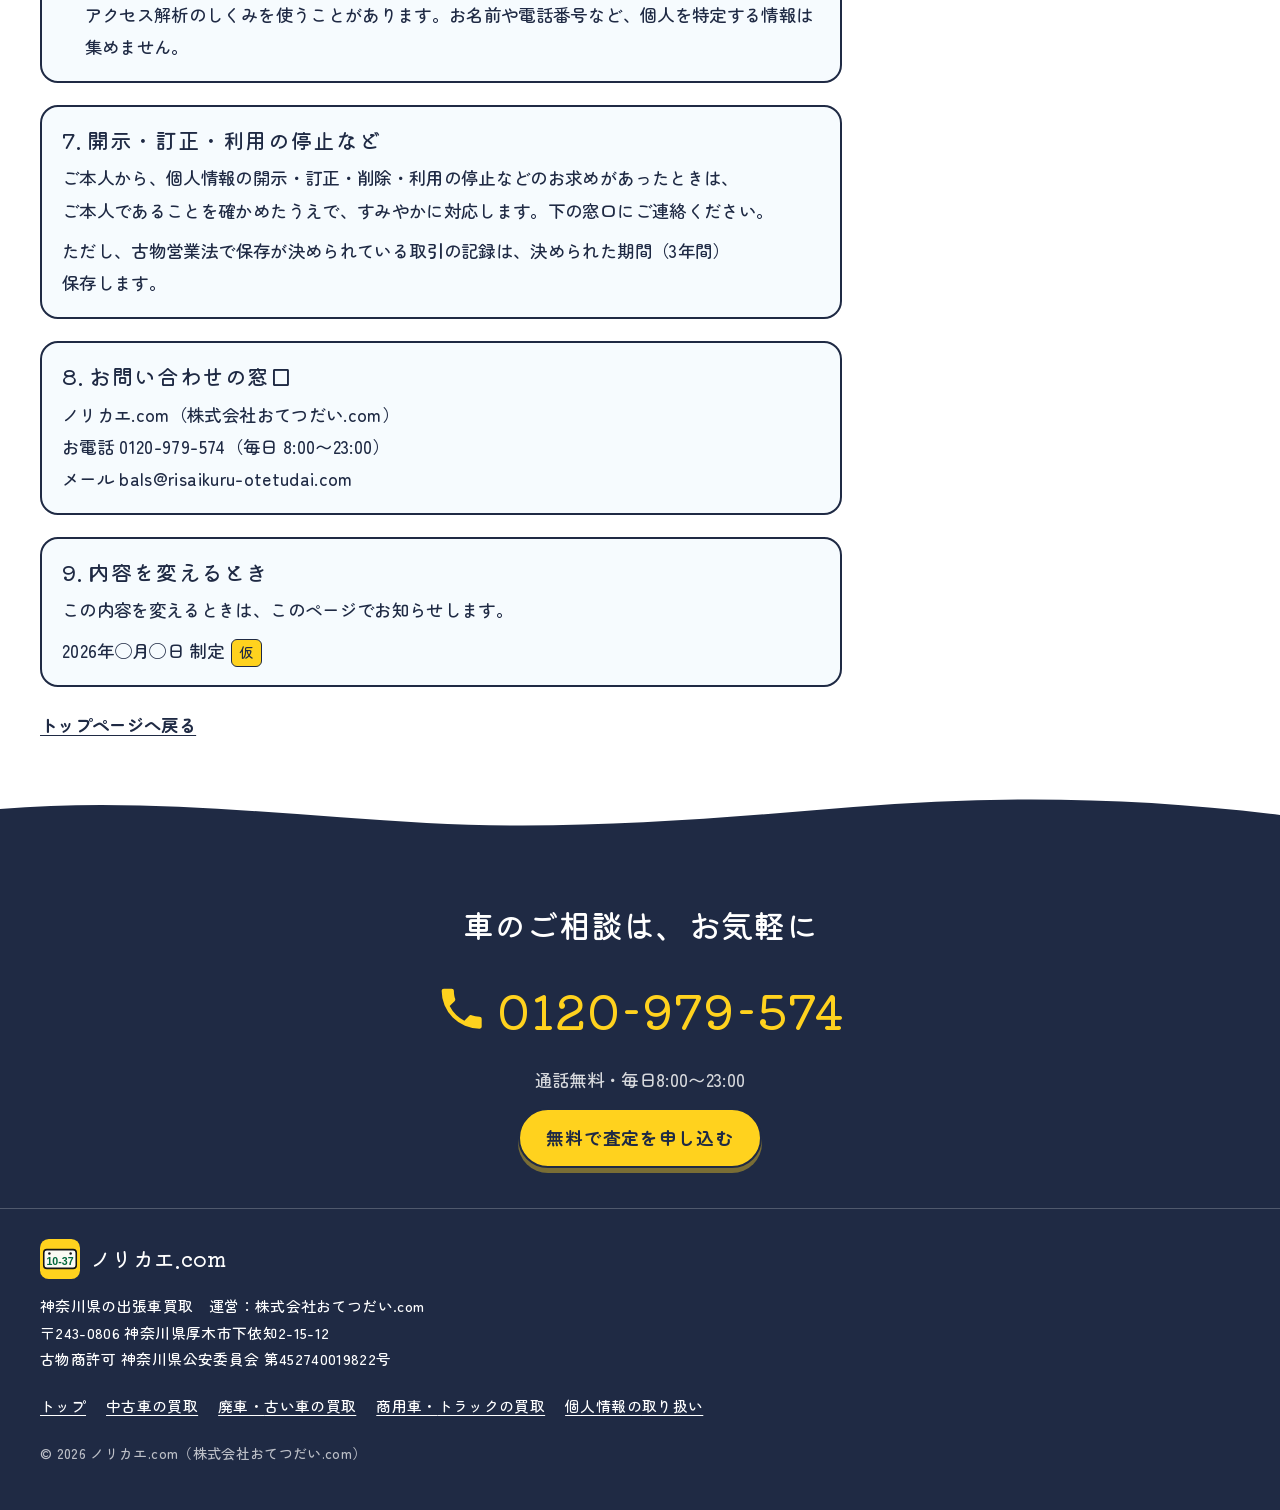
<file: privacy.html>
<!doctype html>
<html lang="ja" class="no-line">
<head>
<meta charset="utf-8">
<meta name="viewport" content="width=device-width,initial-scale=1,viewport-fit=cover">
<title>個人情報の取り扱い｜ノリカエ.com（神奈川・厚木・相模原の出張車買取）</title>
<meta name="claude:viewport-fit-sides" content="cover">
<meta name="description" content="ノリカエ.com（運営：株式会社おてつだい.com。厚木本店・相模原店）で、査定のお申込みなどでお預かりする個人情報の取り扱いです。">
<meta name="robots" content="noindex,nofollow">
<link rel="icon" href="assets/icon.svg" type="image/svg+xml">
<link rel="preconnect" href="https://fonts.googleapis.com">
<link rel="preconnect" href="https://fonts.gstatic.com" crossorigin>
<link rel="stylesheet" href="https://fonts.googleapis.com/css2?family=Kiwi+Maru:wght@500&family=Yomogi&family=Zen+Maru+Gothic:wght@500;700&display=swap">
<link rel="stylesheet" href="assets/site.css">
<link rel="stylesheet" href="assets/page.css">
<script>(function(){var d=document.documentElement,c=navigator.connection;d.lang=d.lang||'ja';d.classList.add('js','no-line');if(c&&c.saveData)d.classList.add('save');if(matchMedia('(prefers-reduced-motion: no-preference)').matches&&!(c&&c.saveData))d.classList.add('motion')})();</script>
</head>
<!-- 第13版「家の前で」（2026-11-19） -->
<body>

<svg width="0" height="0" style="position:absolute" aria-hidden="true" focusable="false">
  <defs>
    <filter id="kasure" x="-10%" y="-10%" width="120%" height="120%">
      <feTurbulence type="fractalNoise" baseFrequency="1.1" numOctaves="2" seed="7" result="n"/>
      <feColorMatrix in="n" type="matrix" values="0 0 0 0 0  0 0 0 0 0  0 0 0 0 0  -2.4 0 0 0 1.9" result="m"/>
      <feComposite in="SourceGraphic" in2="m" operator="in"/>
    </filter>
  </defs>
  <symbol id="i-tel" viewBox="0 0 24 24"><path d="M6.6 10.8a15.2 15.2 0 0 0 6.6 6.6l2.2-2.2c.3-.3.7-.4 1-.2 1.1.4 2.3.6 3.6.6.6 0 1 .4 1 1V20c0 .6-.4 1-1 1A17 17 0 0 1 3 4c0-.6.4-1 1-1h3.5c.6 0 1 .4 1 1 0 1.3.2 2.5.6 3.6.1.3 0 .7-.2 1z"/></symbol>
  <symbol id="i-stamp" viewBox="0 0 100 100"><g filter="url(#kasure)"><circle cx="50" cy="50" r="44" fill="none" stroke="currentColor" stroke-width="6"/><circle cx="50" cy="50" r="36" fill="none" stroke="currentColor" stroke-width="2"/><text x="50" y="46" text-anchor="middle" class="st">約</text><text x="50" y="76" text-anchor="middle" class="st">束</text></g></symbol>
</svg>

<a class="skip" href="#main">本文へ移動</a>

<header class="bar">
  <div class="wrap bar-in">
    <a class="logo" href="index.html" aria-label="ノリカエ.com トップページへ">
      <img src="assets/icon.svg" alt="" width="44" height="44">
      <span class="logo-t"><b>ノリカエ<small>.com</small></b><span>神奈川の出張車買取｜運営：バルスリサイクル</span></span>
    </a>
    <nav class="nav" aria-label="サイトの案内">
      <a href="usedcar.html">中古車</a><a href="haisha.html">廃車</a><a href="truck.html">商用車</a><a href="index.html#price">相場</a><a href="index.html#flow">流れ</a><a href="index.html#faq">質問</a>
    </nav>
    <a class="bar-tel" href="tel:0120979574" data-place="header"><b><svg class="ic" aria-hidden="true"><use href="#i-tel"/></svg>0120-979-574</b><small>通話無料・毎日8:00〜23:00</small></a>
    <a class="btn btn-go bar-go" href="index.html#apply" data-apply data-place="header">無料査定</a>
    <details class="bar-menu">
      <summary>メニュー</summary>
      <nav class="bar-panel" aria-label="メニュー"><a href="index.html">トップ</a><a href="index.html#price">相場を見る</a><a href="index.html#promise">6つのお約束</a><a href="usedcar.html">中古車の買取</a><a href="haisha.html">廃車・古い車の買取</a><a href="truck.html">商用車・トラックの買取</a><a href="index.html#flow">売るまでの流れ</a><a href="index.html#shop">伺う会社とお店</a><a href="index.html#area">伺える地域</a><a href="index.html#faq">よくある質問</a><a href="index.html#company">運営会社</a></nav>
    </details>
  </div>
</header>

<main id="main" class="doc">
  <div class="wrap">
    <p class="crumbs"><a href="index.html">トップ</a> ＞ 個人情報の取り扱い</p>
    <h1>個人情報の取り扱い</h1>
    <div class="doc-body">
      <p>株式会社おてつだい.com（以下「当社」）は、「ノリカエ.com」でお預かりするお客様の個人情報を、次のとおり大切に取り扱います。</p>
      <section><h2>1. 事業者</h2><p>株式会社おてつだい.com（屋号：バルスリサイクル）<br><span class="nw">〒243-0806</span> 神奈川県厚木市<span class="nw">下依知2-15-12</span><br>代表取締役 平瀬 雅彦</p></section>
      <section><h2>2. いただく情報</h2><p>お名前、お電話番号、メールアドレス、ご住所、お車の情報（車検証の内容・写真など）、ご相談の内容です。お車を買い取るときは、古物営業法にもとづいて、運転免許証などの本人確認書類の内容も記録します。</p></section>
      <section><h2>3. 使う目的</h2><ul><li>ご相談・お申込みへのお返事</li><li>出張査定の日程のご連絡、金額のご提示、ご契約</li><li>名義変更・抹消登録などの手続き</li><li>古物営業法にもとづく、取引の記録と本人確認</li><li>お支払いの手続き</li></ul></section>
      <section><h2>4. ほかの会社などへの提供</h2><p>法令に基づく場合を除き、ご本人の同意なく、ほかの会社などに提供しません。名義変更・抹消登録の手続きや、車の運搬・解体を任せる業者には、そのために必要な範囲でお預けすることがあります。その場合は、適切に扱うよう取り決め、確認します。</p></section>
      <section><h2>5. 安全に管理するために</h2><ul><li>個人情報を扱う人を限り、扱い方の決まりを伝えています。</li><li>書類は人の目にふれない場所に保管し、データはパスワードを設定した機器・サービスに保管します。</li><li>要らなくなった書類は細かく裁断し、データは消去します。</li></ul></section>
      <section><h2>6. お申込みフォームと、ページを見た記録</h2><ul><li>お申込みフォームの内容は、サイトを置いているサービス（Netlify）を通して、運営会社のメールに届きます。</li><li>どのページがよく見られているか、どのボタンが押されたかを知るために、アクセス解析のしくみを使うことがあります。お名前や電話番号など、個人を特定する情報は集めません。</li></ul></section>
      <section><h2>7. 開示・訂正・利用の停止など</h2><p>ご本人から、個人情報の開示・訂正・削除・利用の停止などのお求めがあったときは、ご本人であることを確かめたうえで、すみやかに対応します。下の窓口にご連絡ください。</p><p>ただし、古物営業法で保存が決められている取引の記録は、決められた期間（3年間）保存します。</p></section>
      <section><h2>8. お問い合わせの窓口</h2><p>ノリカエ.com（株式会社おてつだい.com）<br>お電話 0120-979-574（毎日 8:00〜23:00）<br>メール bals@risaikuru-otetudai.com</p></section>
      <section><h2>9. 内容を変えるとき</h2><p>この内容を変えるときは、このページでお知らせします。</p><p>2026年◯月◯日 制定<span class="tmp">仮</span></p></section>
      <p><a href="index.html">トップページへ戻る</a></p>
    </div>
  </div>
</main>

<footer class="foot">
  <svg class="wv flip" viewBox="0 0 1440 40" preserveAspectRatio="none" aria-hidden="true"><path d="M0 40V22C160 4 320 2 480 14S800 38 960 30 1280 4 1440 16V40Z"/></svg>
  <div class="wrap foot-cta">
    <p class="foot-cta-t">車のご相談は、お気軽に</p>
    <a class="foot-tel" href="tel:0120979574" data-place="footer"><svg class="ic" aria-hidden="true"><use href="#i-tel"/></svg>0120-979-574</a>
    <p class="foot-hours">通話無料・毎日8:00〜23:00</p>
    <a class="btn btn-go" href="index.html#apply" data-apply data-place="footer">無料で査定を申し込む</a>
  </div>
  <div class="wrap foot-in">
    <p class="foot-logo"><img src="assets/icon.svg" alt="" width="40" height="40">ノリカエ.com</p>
    <p>神奈川県の出張車買取　運営：株式会社おてつだい.com<br>〒243-0806 神奈川県厚木市<span class="nw">下依知2-15-12</span><br>古物商許可 神奈川県公安委員会 第452740019822号</p>
    <nav class="foot-nav" aria-label="ページの一覧"><a href="index.html">トップ</a><a href="usedcar.html">中古車の買取</a><a href="haisha.html">廃車・古い車の買取</a><a href="truck.html">商用車・トラックの買取</a><a href="privacy.html" aria-current="page">個人情報の取り扱い</a></nav>
    <p class="foot-c">© 2026 ノリカエ.com（株式会社おてつだい.com）</p>
  </div>
</footer>

<nav class="dock" aria-label="ご相談">
  <a class="dock-tel" href="tel:0120979574" data-track="tel"><svg class="ic" aria-hidden="true"><use href="#i-tel"/></svg><span><b>電話する</b><small class="dock-hours">通話無料・8〜23時</small></span></a>
  <a class="dock-line" href="#line" data-line><span><b>LINE</b><small>写真で相談</small></span></a>
  <a class="dock-go" href="index.html#apply" data-apply><span><b>無料査定</b><small>約1分</small></span></a>
</nav>

<dialog class="dlg" id="dlg" aria-labelledby="dlg-title">
  <div class="dlg-head"><h2 id="dlg-title">無料査定のお申込み</h2><button class="dlg-close" type="button">閉じる</button></div>
  <div class="dlg-body" id="dlg-body"></div>
</dialog>

<script src="assets/phrase.js"></script>
<script src="assets/site.js"></script>
</body>
</html>
</file>
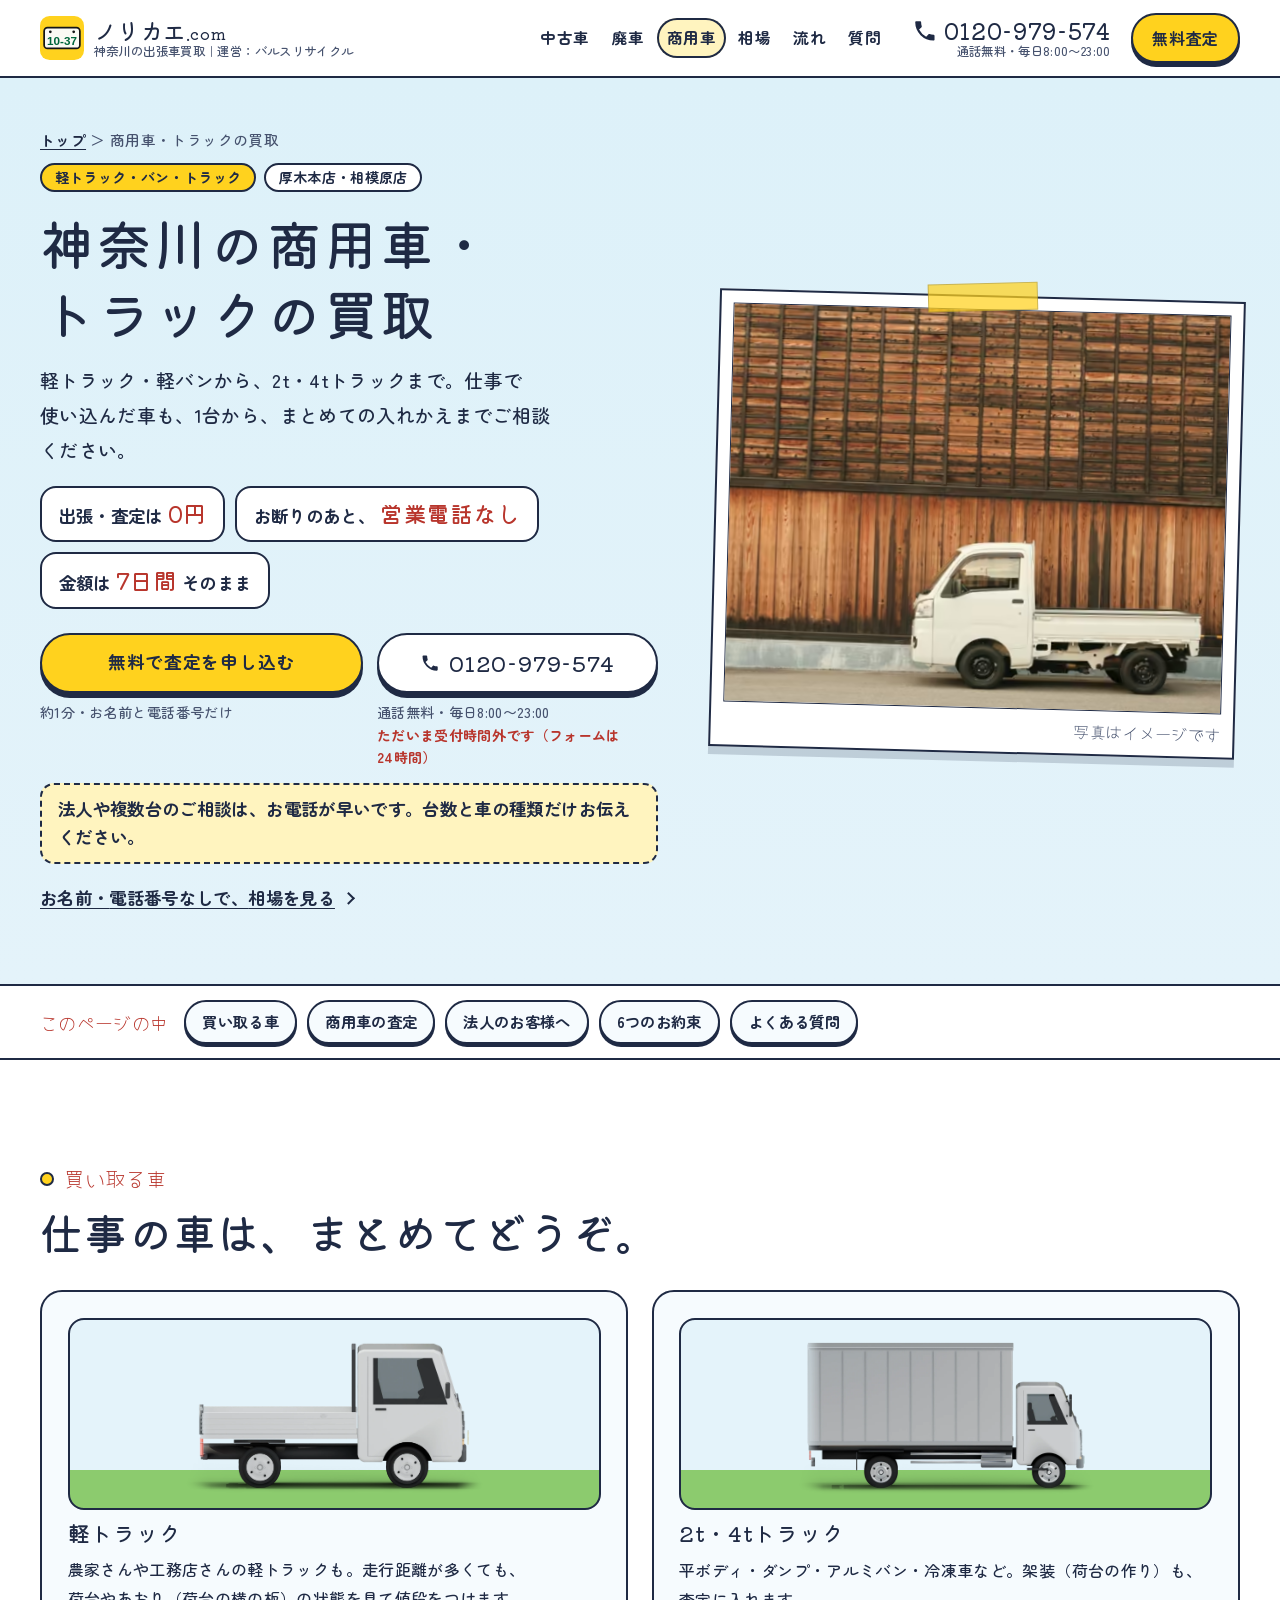
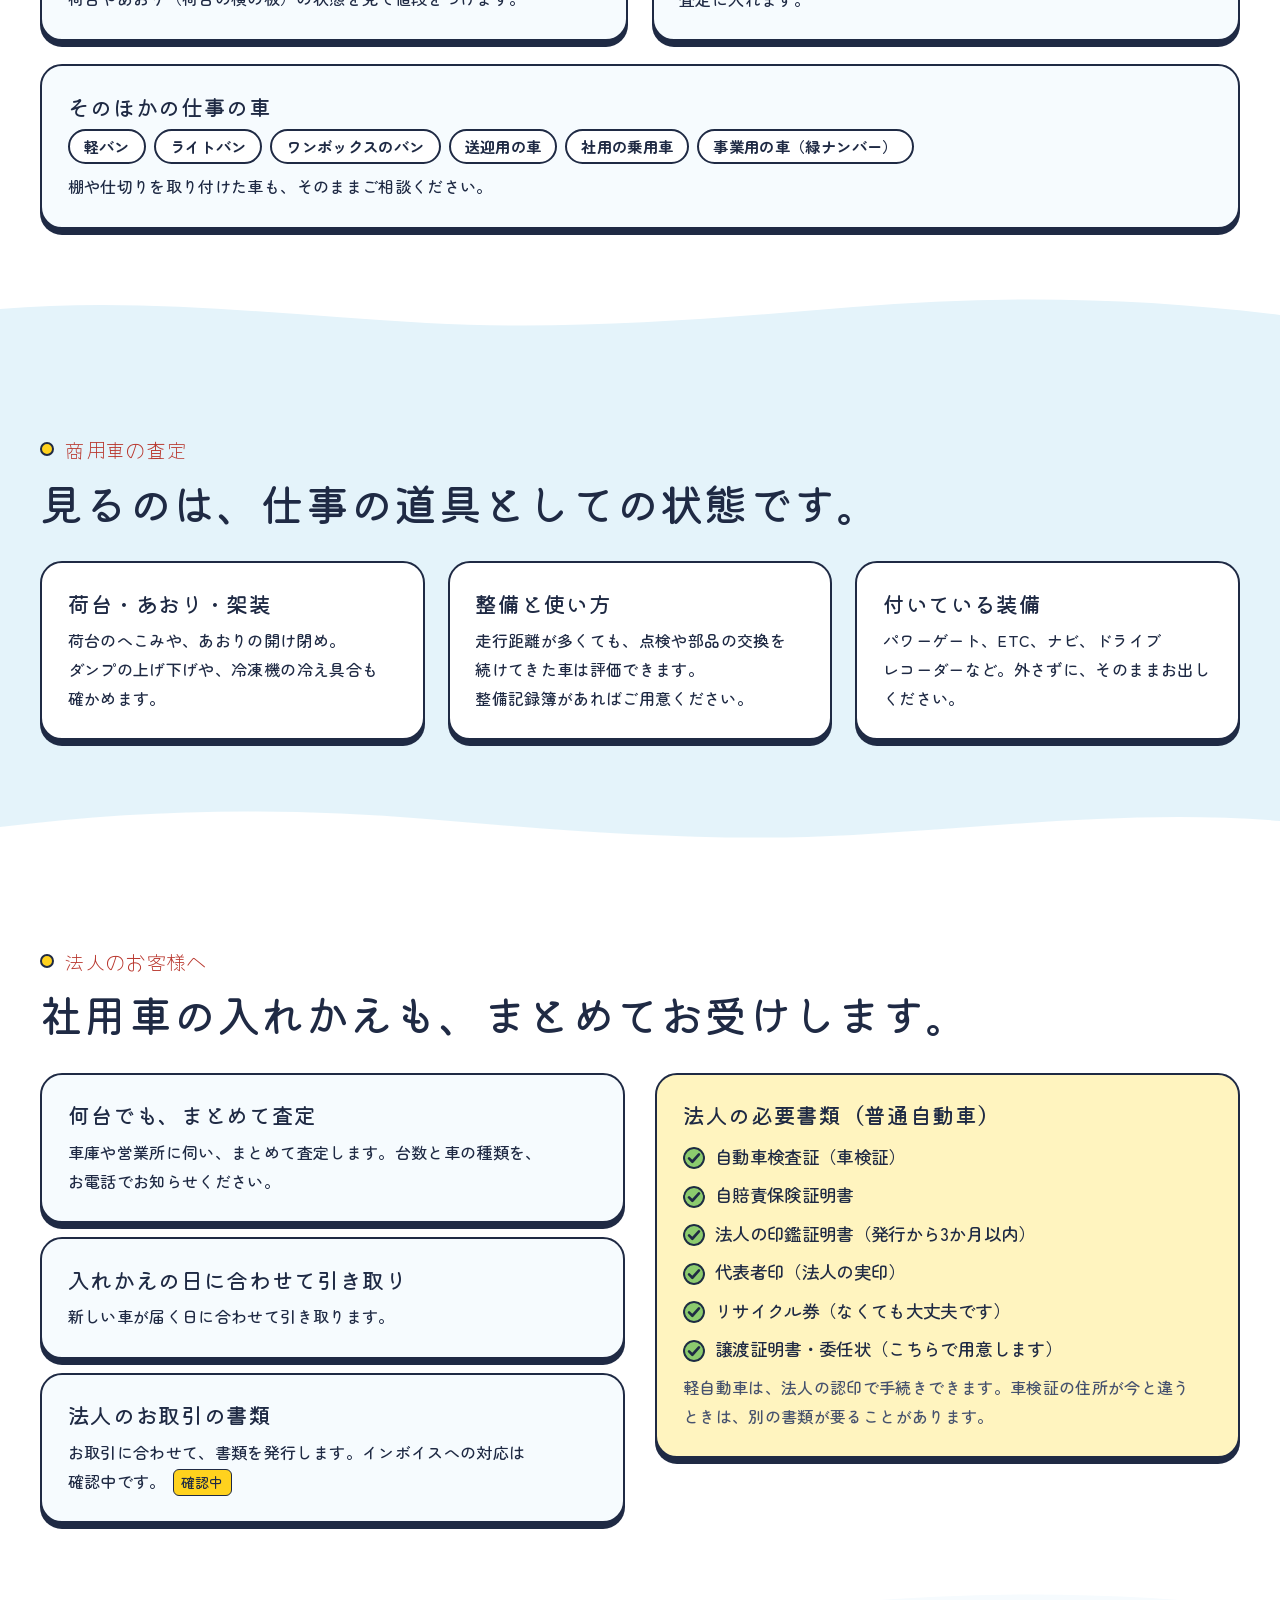
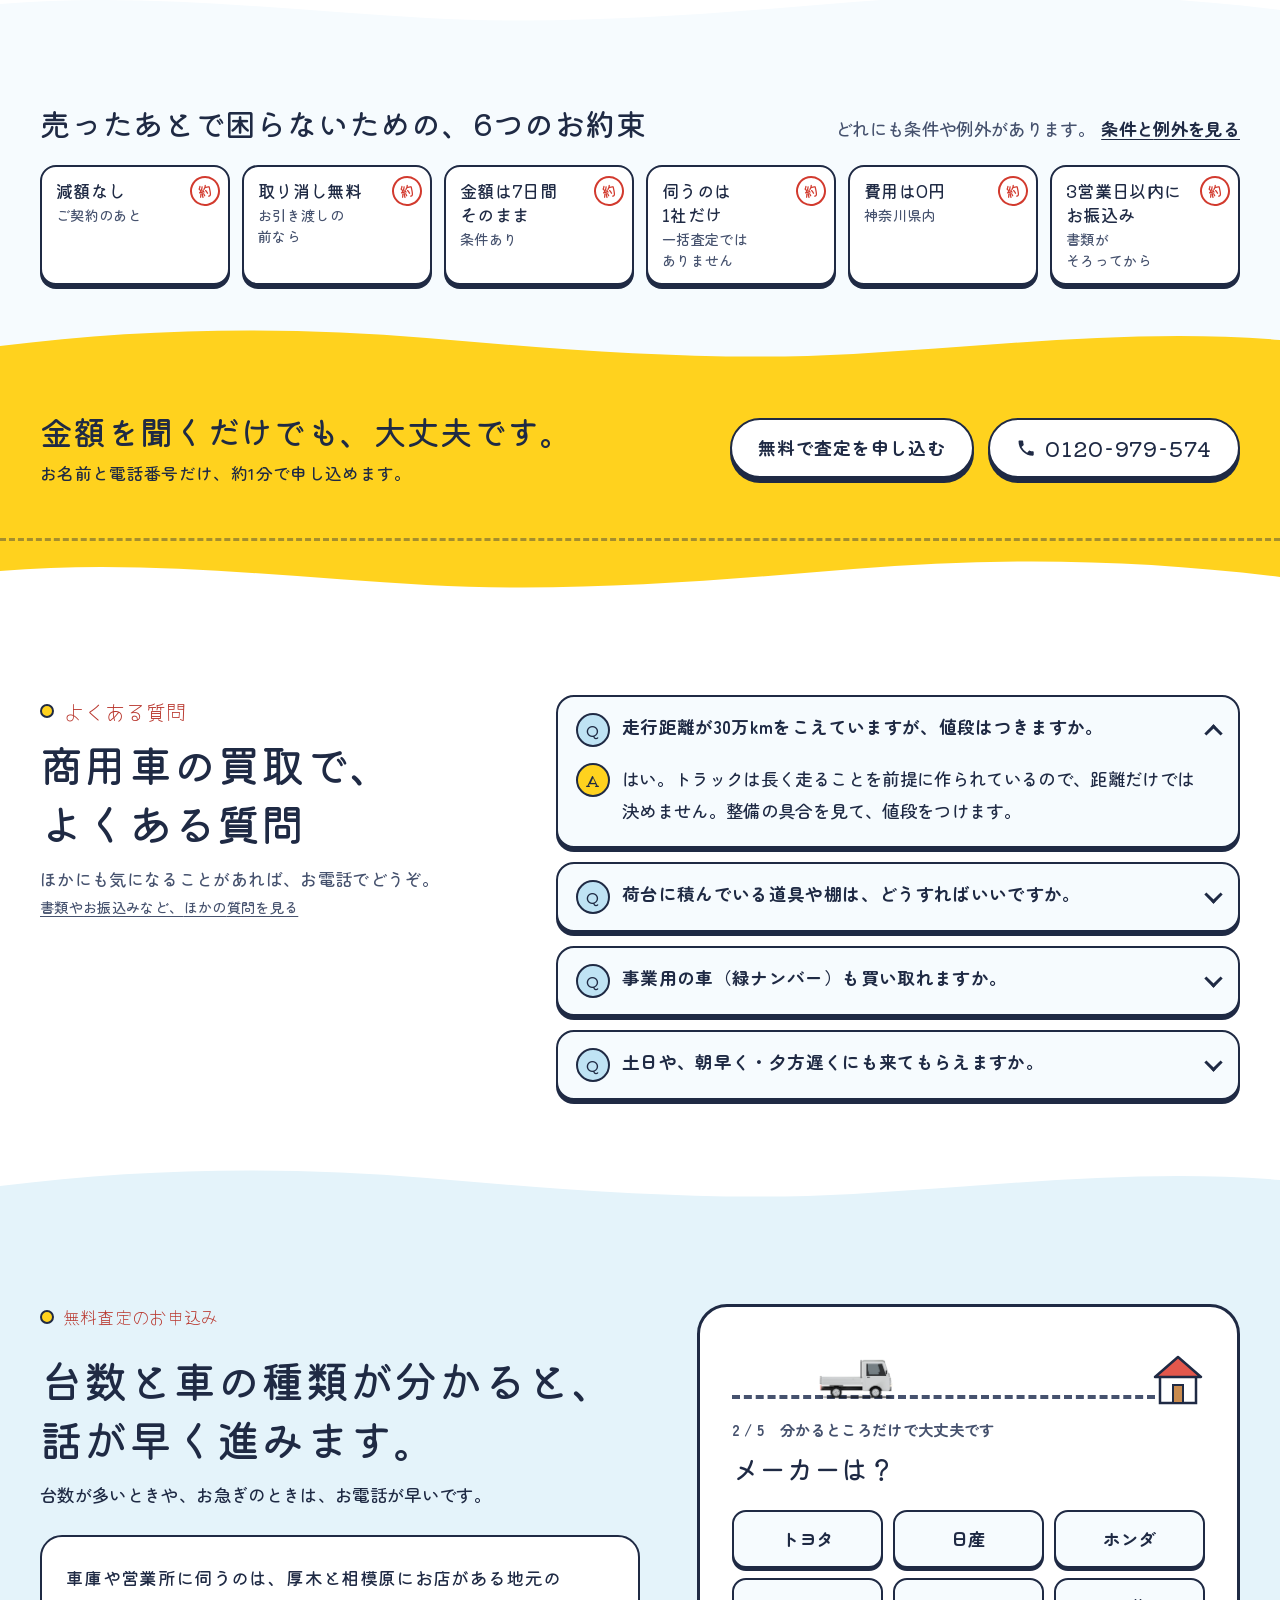
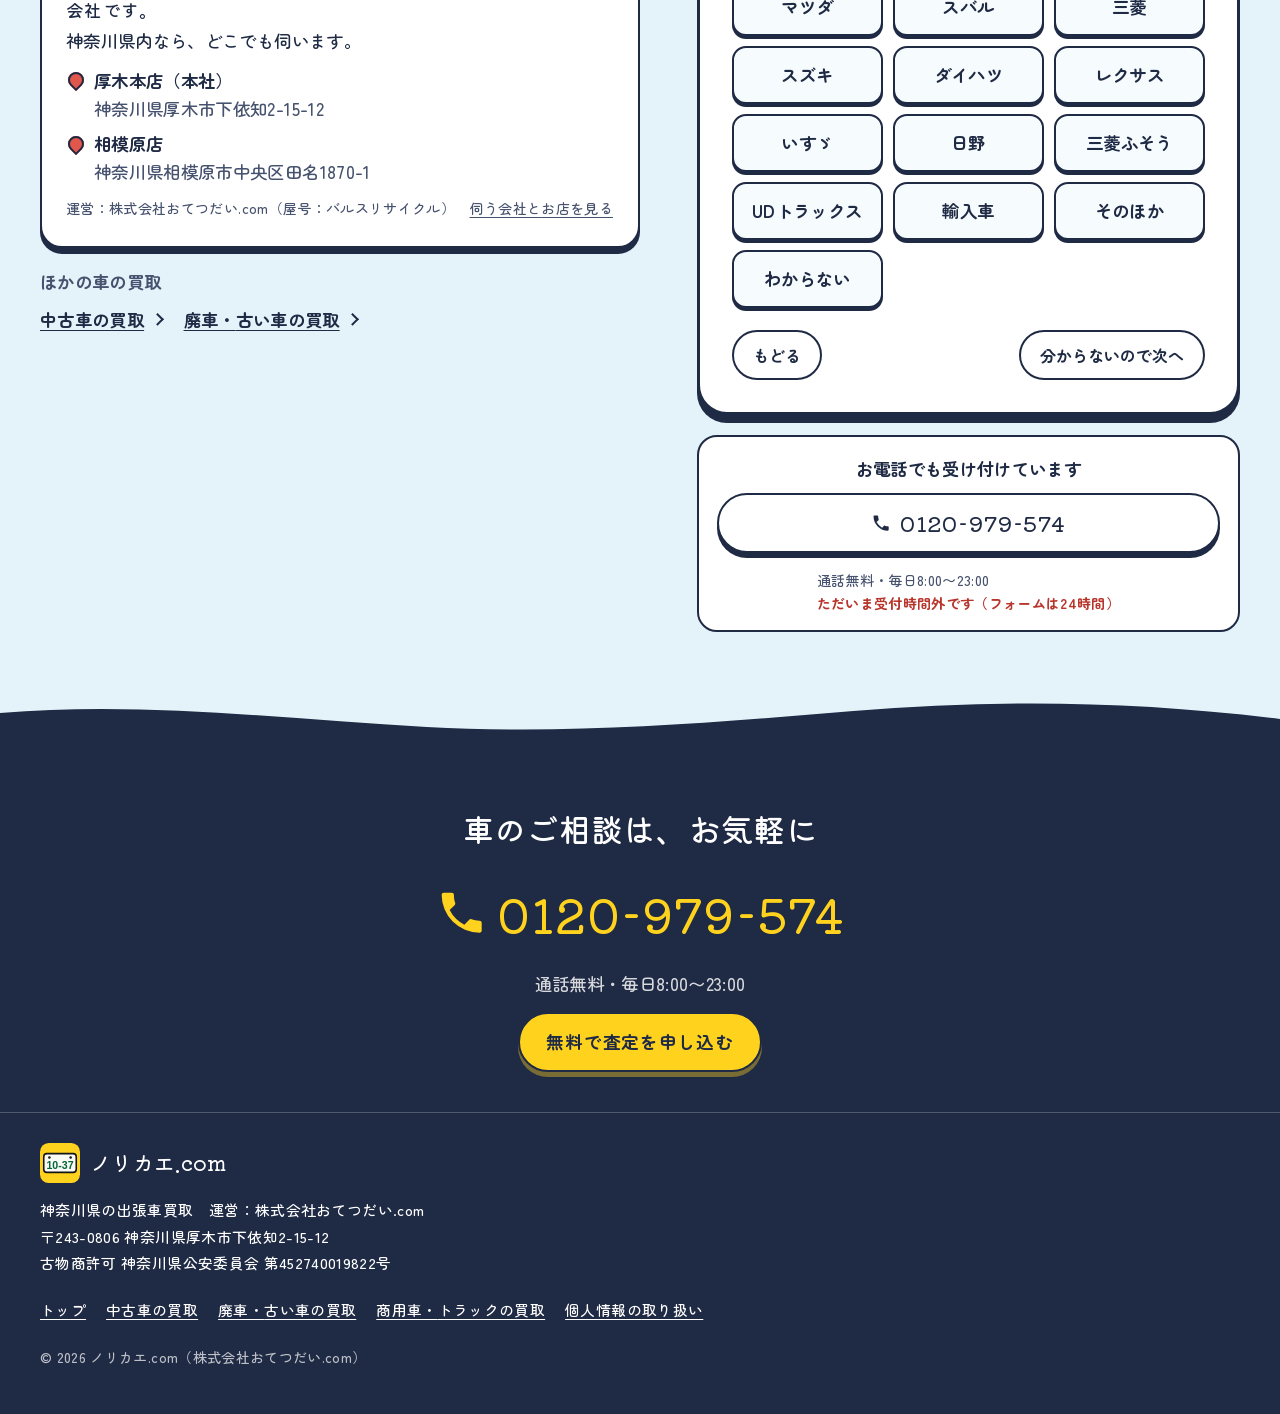
<file: truck.html>
<!doctype html>
<html lang="ja" class="no-line">
<head>
<meta charset="utf-8">
<meta name="viewport" content="width=device-width,initial-scale=1,viewport-fit=cover">
<title>神奈川の軽トラ・トラック買取｜厚木・相模原から出張査定｜ノリカエ.com</title>
<meta name="claude:viewport-fit-sides" content="cover">
<meta name="description" content="神奈川県の商用車の出張買取。軽トラック・軽バンから2t・4tトラックまで、厚木本店・相模原店から県内どこでも伺います。荷台や架装、装備も査定に入れます。法人の社用車の入れかえも、まとめてお受けします。運営：株式会社おてつだい.com">
<meta property="og:type" content="website">
<meta property="og:site_name" content="ノリカエ.com">
<meta property="og:locale" content="ja_JP">
<meta property="og:title" content="神奈川の軽トラ・トラック買取｜厚木・相模原から出張査定｜ノリカエ.com">
<meta property="og:description" content="軽トラック・軽バンから2t・4tトラックまで。厚木本店・相模原店から、神奈川県内どこでも伺います。社用車の入れかえも、まとめてお受けします。">
<meta name="robots" content="noindex,nofollow">
<link rel="icon" href="assets/icon.svg" type="image/svg+xml">
<link rel="preconnect" href="https://fonts.googleapis.com">
<link rel="preconnect" href="https://fonts.gstatic.com" crossorigin>
<link rel="stylesheet" href="https://fonts.googleapis.com/css2?family=Kiwi+Maru:wght@500&family=Yomogi&family=Zen+Maru+Gothic:wght@500;700&display=swap">
<link rel="stylesheet" href="assets/site.css">
<link rel="stylesheet" href="assets/page.css">
<script>(function(){var d=document.documentElement,c=navigator.connection;d.lang=d.lang||'ja';d.classList.add('js','no-line');if(c&&c.saveData)d.classList.add('save');if(matchMedia('(prefers-reduced-motion: no-preference)').matches&&!(c&&c.saveData))d.classList.add('motion')})();</script>
</head>
<!-- 第13版「家の前で」（2026-11-19） -->
<body data-kind="トラック・会社の車">

<svg width="0" height="0" style="position:absolute" aria-hidden="true" focusable="false">
  <defs>
    <filter id="kasure" x="-10%" y="-10%" width="120%" height="120%">
      <feTurbulence type="fractalNoise" baseFrequency="1.1" numOctaves="2" seed="7" result="n"/>
      <feColorMatrix in="n" type="matrix" values="0 0 0 0 0  0 0 0 0 0  0 0 0 0 0  -2.4 0 0 0 1.9" result="m"/>
      <feComposite in="SourceGraphic" in2="m" operator="in"/>
    </filter>
  </defs>
  <symbol id="i-tel" viewBox="0 0 24 24"><path d="M6.6 10.8a15.2 15.2 0 0 0 6.6 6.6l2.2-2.2c.3-.3.7-.4 1-.2 1.1.4 2.3.6 3.6.6.6 0 1 .4 1 1V20c0 .6-.4 1-1 1A17 17 0 0 1 3 4c0-.6.4-1 1-1h3.5c.6 0 1 .4 1 1 0 1.3.2 2.5.6 3.6.1.3 0 .7-.2 1z"/></symbol>
  <symbol id="i-stamp" viewBox="0 0 100 100"><g filter="url(#kasure)"><circle cx="50" cy="50" r="44" fill="none" stroke="currentColor" stroke-width="6"/><circle cx="50" cy="50" r="36" fill="none" stroke="currentColor" stroke-width="2"/><text x="50" y="46" text-anchor="middle" class="st">約</text><text x="50" y="76" text-anchor="middle" class="st">束</text></g></symbol>
</svg>

<a class="skip" href="#main">本文へ移動</a>

<header class="bar">
  <div class="wrap bar-in">
    <a class="logo" href="index.html" aria-label="ノリカエ.com トップページへ">
      <img src="assets/icon.svg" alt="" width="44" height="44">
      <span class="logo-t"><b>ノリカエ<small>.com</small></b><span>神奈川の出張車買取｜運営：バルスリサイクル</span></span>
    </a>
    <nav class="nav" aria-label="サイトの案内">
      <a href="usedcar.html">中古車</a><a href="haisha.html">廃車</a><a href="truck.html" aria-current="page">商用車</a><a href="index.html#price">相場</a><a href="index.html#flow">流れ</a><a href="index.html#faq">質問</a>
    </nav>
    <a class="bar-tel" href="tel:0120979574" data-place="header"><b><svg class="ic" aria-hidden="true"><use href="#i-tel"/></svg>0120-979-574</b><small>通話無料・毎日8:00〜23:00</small></a>
    <a class="btn btn-go bar-go" href="index.html#apply" data-apply data-place="header">無料査定</a>
    <details class="bar-menu">
      <summary>メニュー</summary>
      <nav class="bar-panel" aria-label="メニュー"><a href="index.html">トップ</a><a href="index.html#price">相場を見る</a><a href="index.html#promise">6つのお約束</a><a href="usedcar.html">中古車の買取</a><a href="haisha.html">廃車・古い車の買取</a><a href="truck.html" aria-current="page">商用車・トラックの買取</a><a href="index.html#flow">売るまでの流れ</a><a href="index.html#shop">伺う会社とお店</a><a href="index.html#area">伺える地域</a><a href="index.html#faq">よくある質問</a><a href="index.html#company">運営会社</a></nav>
    </details>
  </div>
</header>

<main id="main">

<section class="phero" aria-labelledby="page-title">
  <div class="wrap ph-grid">
    <div class="ph-copy">
      <p class="crumbs"><a href="index.html">トップ</a> ＞ 商用車・トラックの買取</p>
      <p class="ph-tag"><span>軽トラック・バン・トラック</span><span>厚木本店・相模原店</span></p>
      <h1 id="page-title">神奈川の商用車・トラックの買取</h1>
      <p class="ph-lead">軽トラック・軽バンから、2t・4tトラックまで。仕事で使い込んだ車も、1台から、まとめての入れかえまでご相談ください。</p>
      <ul class="trust" aria-label="ノリカエ.comのお約束から">
        <li>出張・査定は<b>0円</b></li><li>お断りのあと、<b>営業電話なし</b></li><li>金額は<b>7日間</b>そのまま</li>
      </ul>
      <div class="ph-acts">
        <div class="act">
          <a class="btn btn-go" href="index.html#apply" data-apply>無料で査定を申し込む</a>
          <p class="act-note">約1分・お名前と電話番号だけ</p>
        </div>
        <div class="act">
          <a class="btn btn-tel" href="tel:0120979574" data-track="tel"><svg class="ic" aria-hidden="true"><use href="#i-tel"/></svg><span class="tel-no">0120-979-574</span></a>
          <p class="act-note">通話無料・毎日8:00〜23:00<span class="night" hidden>ただいま受付時間外です（フォームは24時間）</span></p>
        </div>
      </div>
      <p class="ph-note">法人や複数台のご相談は、お電話が早いです。台数と車の種類だけお伝えください。</p>
      <p class="ph-links"><a href="index.html#price">お名前・電話番号なしで、相場を見る</a></p>
    </div>
    <figure class="ph-photo">
      <picture>
        <source type="image/avif" srcset="assets/hero/hero-09-640.avif 640w, assets/hero/hero-09-960.avif 960w, assets/hero/hero-09-1440.avif 1440w" sizes="(min-width: 900px) 46vw, calc(100vw - 32px)">
        <img src="assets/hero/hero-09-960.webp" srcset="assets/hero/hero-09-640.webp 640w, assets/hero/hero-09-960.webp 960w, assets/hero/hero-09-1440.webp 1440w" sizes="(min-width: 900px) 46vw, calc(100vw - 32px)" width="1440" height="1080" alt="木の板の壁の前に止まっている、白い軽トラック" fetchpriority="high">
      </picture>
      <figcaption>写真はイメージです</figcaption>
    </figure>
  </div>
</section>

<nav class="pnav" aria-label="このページの中">
  <div class="wrap pnav-in">
    <p class="pnav-t">このページの中</p>
    <ul><li><a href="#types">買い取る車</a></li><li><a href="#point">商用車の査定</a></li><li><a href="#biz">法人のお客様へ</a></li><li><a href="#promise">6つのお約束</a></li><li><a href="#faq">よくある質問</a></li></ul>
  </div>
</nav>

<section class="sec bg-white" id="types" aria-labelledby="types-title">
  <div class="wrap">
    <p class="kick">買い取る車</p>
    <h2 id="types-title">仕事の車は、まとめてどうぞ。</h2>
    <div class="cards cards-2">
      <article class="card"><div class="type-art" aria-hidden="true"><div class="wcar" data-wheels="kei"><img src="assets/img/kei-side.webp" width="1400" height="746" alt="" loading="lazy"></div></div><h3>軽トラック</h3><p>農家さんや工務店さんの軽トラックも。走行距離が多くても、荷台やあおり（荷台の横の板）の状態を見て値段をつけます。</p></article>
      <article class="card"><div class="type-art" aria-hidden="true"><div class="wcar" data-wheels="truck"><img src="assets/img/truck-side.webp" width="1400" height="748" alt="" loading="lazy"></div></div><h3>2t・4tトラック</h3><p>平ボディ・ダンプ・アルミバン・冷凍車など。架装（荷台の作り）も、査定に入れます。</p></article>
    </div>
    <div class="cards cards-1">
      <article class="card"><h3>そのほかの仕事の車</h3><ul class="chips"><li>軽バン</li><li>ライトバン</li><li>ワンボックスのバン</li><li>送迎用の車</li><li>社用の乗用車</li><li>事業用の車（緑ナンバー）</li></ul><p>棚や仕切りを取り付けた車も、そのままご相談ください。</p></article>
    </div>
  </div>
</section>

<section class="sec bg-pale" id="point" aria-labelledby="point-title">
  <svg class="wv flip" viewBox="0 0 1440 40" preserveAspectRatio="none" aria-hidden="true"><path d="M0 40V22C160 4 320 2 480 14S800 38 960 30 1280 4 1440 16V40Z"/></svg>
  <div class="wrap">
    <p class="kick">商用車の査定</p>
    <h2 id="point-title">見るのは、仕事の道具としての状態です。</h2>
    <div class="cards">
      <article class="card"><h3>荷台・あおり・架装</h3><p>荷台のへこみや、あおりの開け閉め。ダンプの上げ下げや、冷凍機の冷え具合も確かめます。</p></article>
      <article class="card"><h3>整備と使い方</h3><p>走行距離が多くても、点検や部品の交換を続けてきた車は評価できます。整備記録簿があればご用意ください。</p></article>
      <article class="card"><h3>付いている装備</h3><p>パワーゲート、ETC、ナビ、ドライブレコーダーなど。外さずに、そのままお出しください。</p></article>
    </div>
  </div>
</section>

<section class="sec bg-white" id="biz" aria-labelledby="biz-title">
  <svg class="wv" viewBox="0 0 1440 40" preserveAspectRatio="none" aria-hidden="true"><path d="M0 40V22C160 4 320 2 480 14S800 38 960 30 1280 4 1440 16V40Z"/></svg>
  <div class="wrap">
    <p class="kick">法人のお客様へ</p>
    <h2 id="biz-title">社用車の入れかえも、まとめてお受けします。</h2>
    <div class="biz">
      <div class="biz-list">
        <article class="card"><h3>何台でも、まとめて査定</h3><p>車庫や営業所に伺い、まとめて査定します。台数と車の種類を、お電話でお知らせください。</p></article>
        <article class="card"><h3>入れかえの日に合わせて引き取り</h3><p>新しい車が届く日に合わせて引き取ります。</p></article>
        <article class="card"><h3>法人のお取引の書類</h3><p>お取引に合わせて、書類を発行します。インボイスへの対応は確認中です。<span class="tmp">確認中</span></p></article>
      </div>
      <article class="card biz-docs">
        <h3>法人の必要書類（普通自動車）</h3>
        <ul class="ticks">
          <li>自動車検査証（車検証）</li>
          <li>自賠責保険証明書</li>
          <li>法人の印鑑証明書（発行から3か月以内）</li>
          <li>代表者印（法人の実印）</li>
          <li>リサイクル券（なくても大丈夫です）</li>
          <li>譲渡証明書・委任状（こちらで用意します）</li>
        </ul>
        <p class="note">軽自動車は、法人の認印で手続きできます。車検証の住所が今と違うときは、別の書類が要ることがあります。</p>
      </article>
    </div>
  </div>
</section>

<section class="pr-band" id="promise" aria-labelledby="promise-title">
  <svg class="wv flip" viewBox="0 0 1440 40" preserveAspectRatio="none" aria-hidden="true"><path d="M0 40V22C160 4 320 2 480 14S800 38 960 30 1280 4 1440 16V40Z"/></svg>
  <div class="wrap pr-band-in">
    <div class="pr-band-head">
      <h2 id="promise-title">売ったあとで困らないための、6つのお約束</h2>
      <p>どれにも条件や例外があります。<a href="index.html#promise">条件と例外を見る</a></p>
    </div>
    <ul class="pr-chips">
      <li><b>減額なし</b><span>ご契約のあと</span></li>
      <li><b>取り消し無料</b><span>お引き渡しの前なら</span></li>
      <li><b>金額は7日間そのまま</b><span>条件あり</span></li>
      <li><b>伺うのは1社だけ</b><span>一括査定ではありません</span></li>
      <li><b>費用は0円</b><span>神奈川県内</span></li>
      <li><b>3営業日以内にお振込み</b><span>書類がそろってから</span></li>
    </ul>
  </div>
</section>

<aside class="band" aria-label="お申込みのご案内">
  <svg class="wv" viewBox="0 0 1440 40" preserveAspectRatio="none" aria-hidden="true"><path d="M0 40V22C160 4 320 2 480 14S800 38 960 30 1280 4 1440 16V40Z"/></svg>
  <div class="band-clip" data-live aria-hidden="true"><div class="band-road"></div><div class="band-kei"><img src="assets/img/kei-side.webp" alt="" width="96" height="51" loading="lazy" decoding="async"></div></div>
  <div class="wrap band-in">
    <p class="band-t"><b>金額を聞くだけでも、大丈夫です。</b>お名前と電話番号だけ、約1分で申し込めます。</p>
    <div class="band-acts">
      <a class="btn btn-go" href="index.html#apply" data-apply>無料で査定を申し込む</a>
      <a class="btn btn-tel" href="tel:0120979574" data-track="tel"><svg class="ic" aria-hidden="true"><use href="#i-tel"/></svg><span class="tel-no">0120-979-574</span></a>
    </div>
  </div>
</aside>

<section class="faq sec bg-white" id="faq" aria-labelledby="faq-title">
  <svg class="wv flip" viewBox="0 0 1440 40" preserveAspectRatio="none" aria-hidden="true"><path d="M0 40V22C160 4 320 2 480 14S800 38 960 30 1280 4 1440 16V40Z"/></svg>
  <div class="wrap faq-grid">
    <div class="faq-head">
      <p class="kick">よくある質問</p>
      <h2 id="faq-title">商用車の買取で、よくある質問</h2>
      <p class="sub">ほかにも気になることがあれば、お電話でどうぞ。</p>
      <p class="note"><a href="index.html#faq">書類やお振込みなど、ほかの質問を見る</a></p>
    </div>
    <div class="faq-list">
      <details open class="qa"><summary>走行距離が30万kmをこえていますが、値段はつきますか。</summary><div class="a"><p>はい。トラックは長く走ることを前提に作られているので、距離だけでは決めません。整備の具合を見て、値段をつけます。</p></div></details>
      <details class="qa"><summary>荷台に積んでいる道具や棚は、どうすればいいですか。</summary><div class="a"><p>積み荷は下ろしておいてください。車に取り付けた棚などは、付けたままで大丈夫です。</p></div></details>
      <details class="qa"><summary>事業用の車（緑ナンバー）も買い取れますか。</summary><div class="a"><p>はい。事業用の登録を外す手続きの順番も含めて、ご案内します。</p></div></details>
      <details class="qa"><summary>土日や、朝早く・夕方遅くにも来てもらえますか。</summary><div class="a"><p>土日も伺います。受付時間（8:00〜23:00）の外の時間になるときも、お仕事の都合に合わせてご相談ください。</p></div></details>
    </div>
  </div>
</section>

<section class="apply sec bg-pale" id="apply" aria-labelledby="apply-title">
  <svg class="wv" viewBox="0 0 1440 40" preserveAspectRatio="none" aria-hidden="true"><path d="M0 40V22C160 4 320 2 480 14S800 38 960 30 1280 4 1440 16V40Z"/></svg>
  <div class="wrap final-grid">
    <div class="final-copy">
      <p class="kick">無料査定のお申込み</p>
      <h2 id="apply-title">台数と車の種類が分かると、話が早く進みます。</h2>
      <p>台数が多いときや、お急ぎのときは、お電話が早いです。</p>
    </div>
    <div class="final-acts">
      <div class="wz-slot" id="wz-slot">
        <div class="final-wait">
          <p class="final-acts-t">お申込みは、フォームかお電話で</p>
          <div class="act">
        <a class="btn btn-go" href="index.html#apply" data-apply>無料で査定を申し込む</a>
        <p class="act-note">約1分・お名前と電話番号だけ</p>
          </div>
        </div>
      </div>
      <div class="final-tel">
        <p>お電話でも受け付けています</p>
        <a class="btn btn-tel" href="tel:0120979574" data-track="tel"><svg class="ic" aria-hidden="true"><use href="#i-tel"/></svg><span class="tel-no">0120-979-574</span></a>
        <p class="act-note">通話無料・毎日8:00〜23:00<span class="night" hidden>ただいま受付時間外です（フォームは24時間）</span></p>
      </div>
      <a class="btn btn-line" href="#line" data-line>LINEで写真を送って相談</a>
    </div>
    <div class="final-more">
      <div class="final-shop">
        <p><b>車庫や営業所に伺うのは、厚木と相模原にお店がある地元の会社です。</b>神奈川県内なら、どこでも伺います。</p>
        <ul class="shops">
          <li><b>厚木本店（本社）</b><span>神奈川県厚木市<span class="nw">下依知2-15-12</span></span></li>
          <li><b>相模原店</b><span>神奈川県相模原市中央区<span class="nw">田名1870-1</span></span></li>
        </ul>
        <p class="note">運営：株式会社おてつだい.com（屋号：バルスリサイクル）　<a href="index.html#shop">伺う会社とお店を見る</a></p>
      </div>
      <nav class="others" aria-label="ほかの車の買取">
        <p>ほかの車の買取</p>
        <a href="usedcar.html">中古車の買取</a><a href="haisha.html">廃車・古い車の買取</a>
      </nav>
    </div>
  </div>
</section>

</main>

<footer class="foot">
  <svg class="wv flip" viewBox="0 0 1440 40" preserveAspectRatio="none" aria-hidden="true"><path d="M0 40V22C160 4 320 2 480 14S800 38 960 30 1280 4 1440 16V40Z"/></svg>
  <div class="wrap foot-cta">
    <p class="foot-cta-t">車のご相談は、お気軽に</p>
    <a class="foot-tel" href="tel:0120979574" data-place="footer"><svg class="ic" aria-hidden="true"><use href="#i-tel"/></svg>0120-979-574</a>
    <p class="foot-hours">通話無料・毎日8:00〜23:00</p>
    <a class="btn btn-go" href="index.html#apply" data-apply data-place="footer">無料で査定を申し込む</a>
  </div>
  <div class="wrap foot-in">
    <p class="foot-logo"><img src="assets/icon.svg" alt="" width="40" height="40">ノリカエ.com</p>
    <p>神奈川県の出張車買取　運営：株式会社おてつだい.com<br>〒243-0806 神奈川県厚木市<span class="nw">下依知2-15-12</span><br>古物商許可 神奈川県公安委員会 第452740019822号</p>
    <nav class="foot-nav" aria-label="ページの一覧"><a href="index.html">トップ</a><a href="usedcar.html">中古車の買取</a><a href="haisha.html">廃車・古い車の買取</a><a href="truck.html" aria-current="page">商用車・トラックの買取</a><a href="privacy.html">個人情報の取り扱い</a></nav>
    <p class="foot-c">© 2026 ノリカエ.com（株式会社おてつだい.com）</p>
  </div>
</footer>

<nav class="dock" aria-label="ご相談">
  <a class="dock-tel" href="tel:0120979574" data-track="tel"><svg class="ic" aria-hidden="true"><use href="#i-tel"/></svg><span><b>電話する</b><small class="dock-hours">通話無料・8〜23時</small></span></a>
  <a class="dock-line" href="#line" data-line><span><b>LINE</b><small>写真で相談</small></span></a>
  <a class="dock-go" href="index.html#apply" data-apply><span><b>無料査定</b><small>約1分</small></span></a>
</nav>

<dialog class="dlg" id="dlg" aria-labelledby="dlg-title">
  <div class="dlg-head"><h2 id="dlg-title">無料査定のお申込み</h2><button class="dlg-close" type="button">閉じる</button></div>
  <div class="dlg-body" id="dlg-body"></div>
</dialog>

<script src="assets/phrase.js"></script>
<script src="assets/site.js"></script>
</body>
</html>
</file>
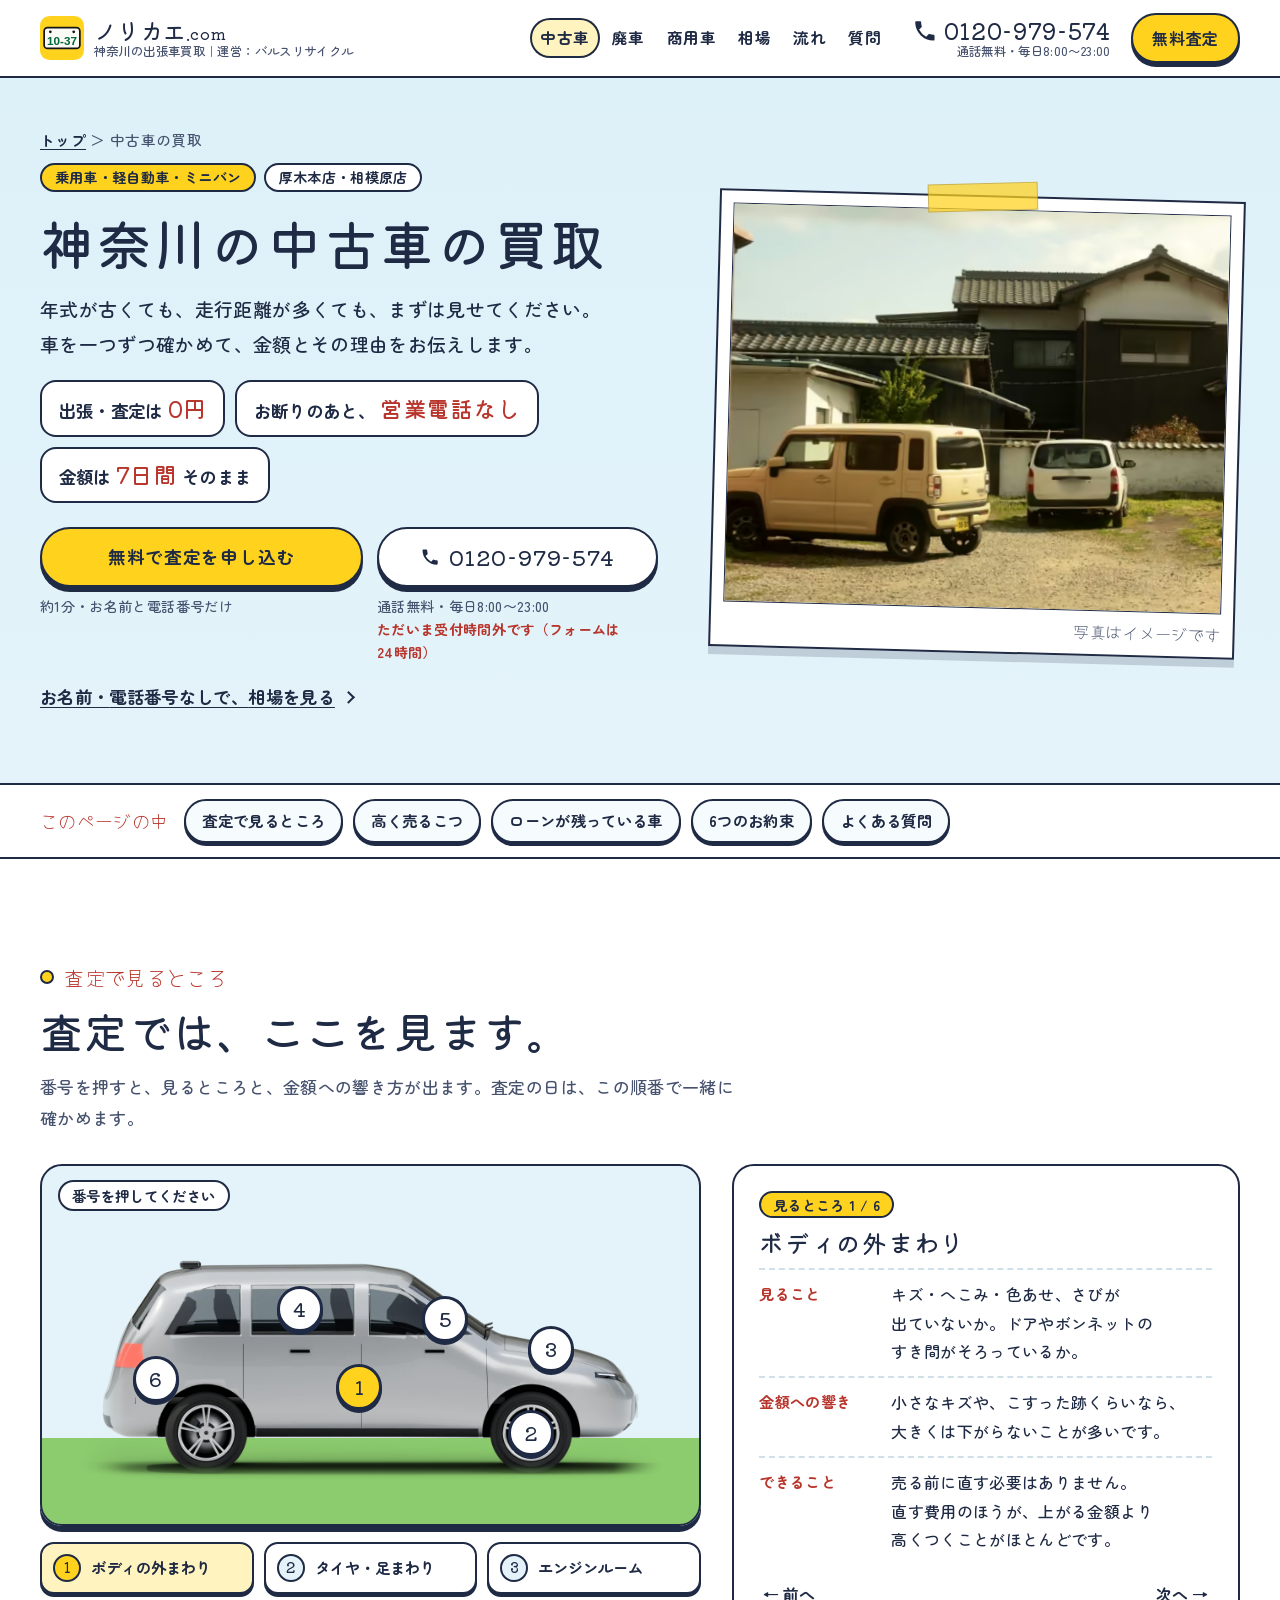
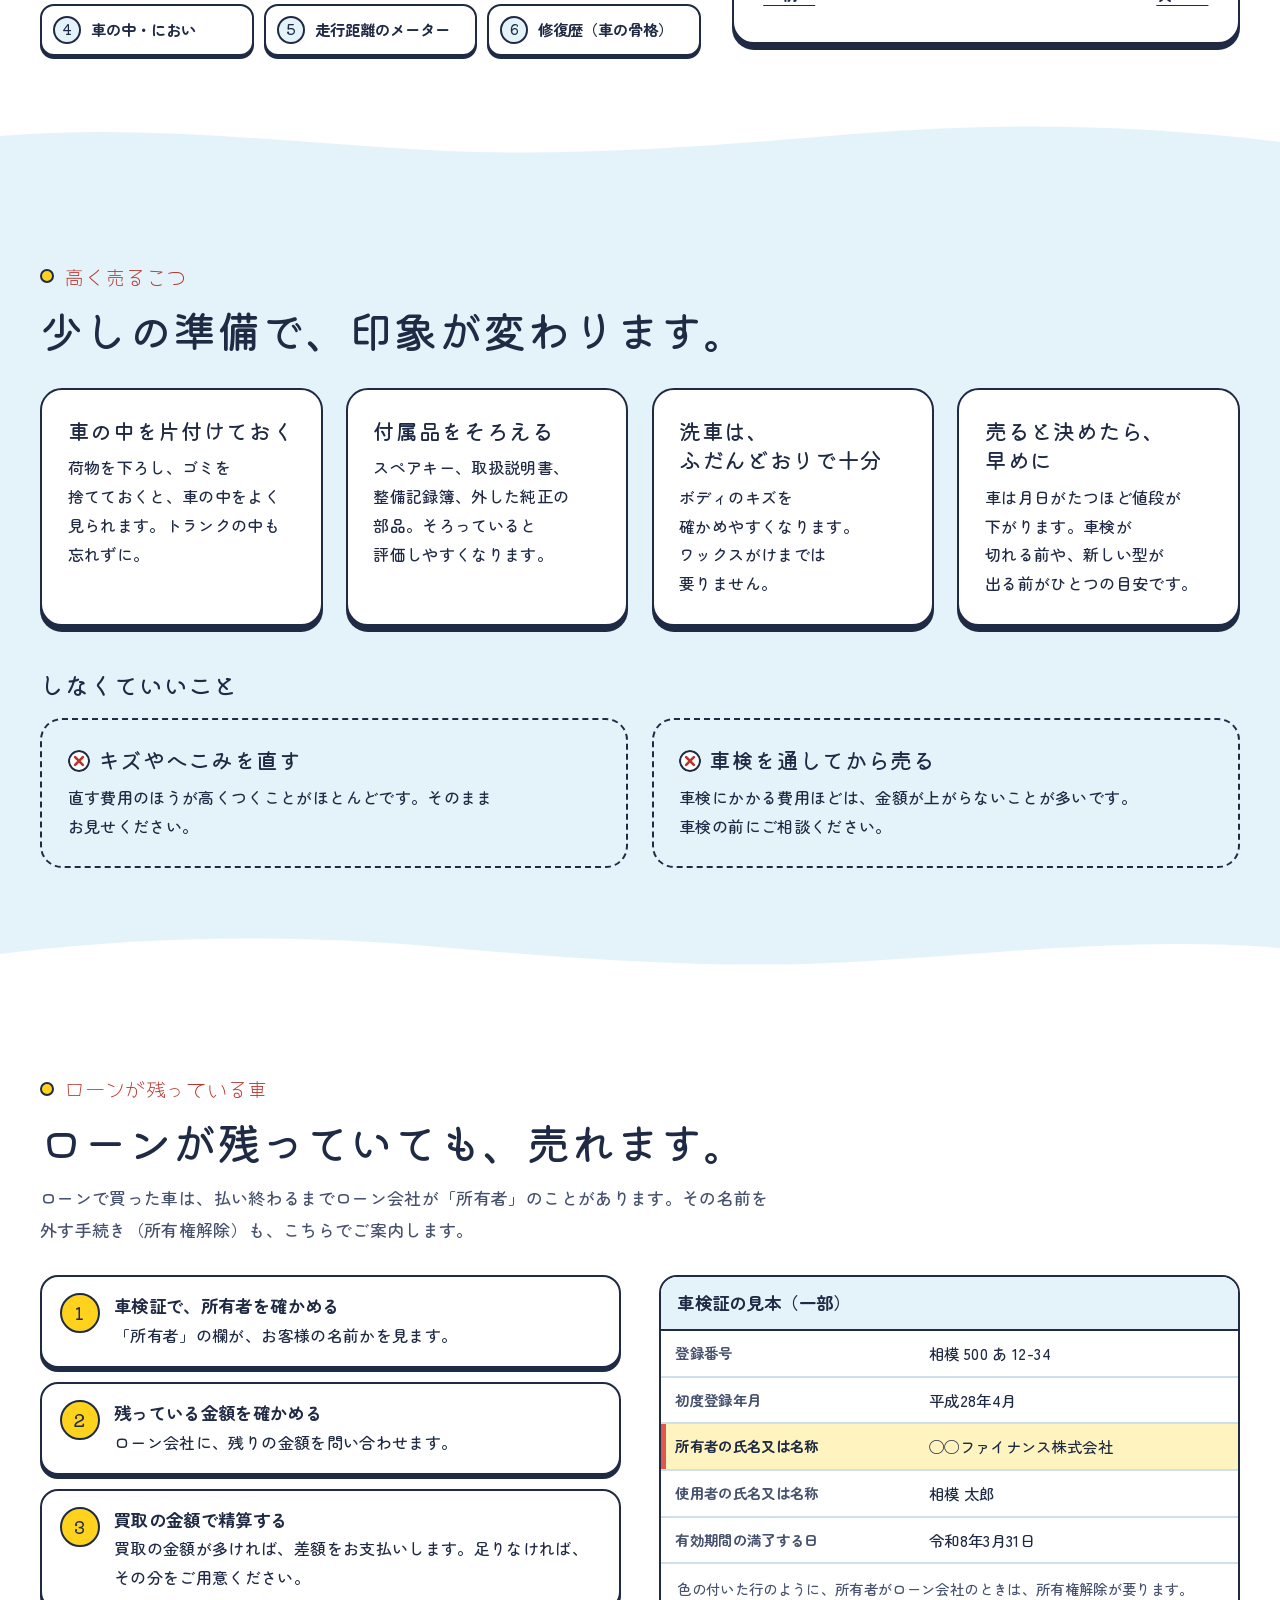
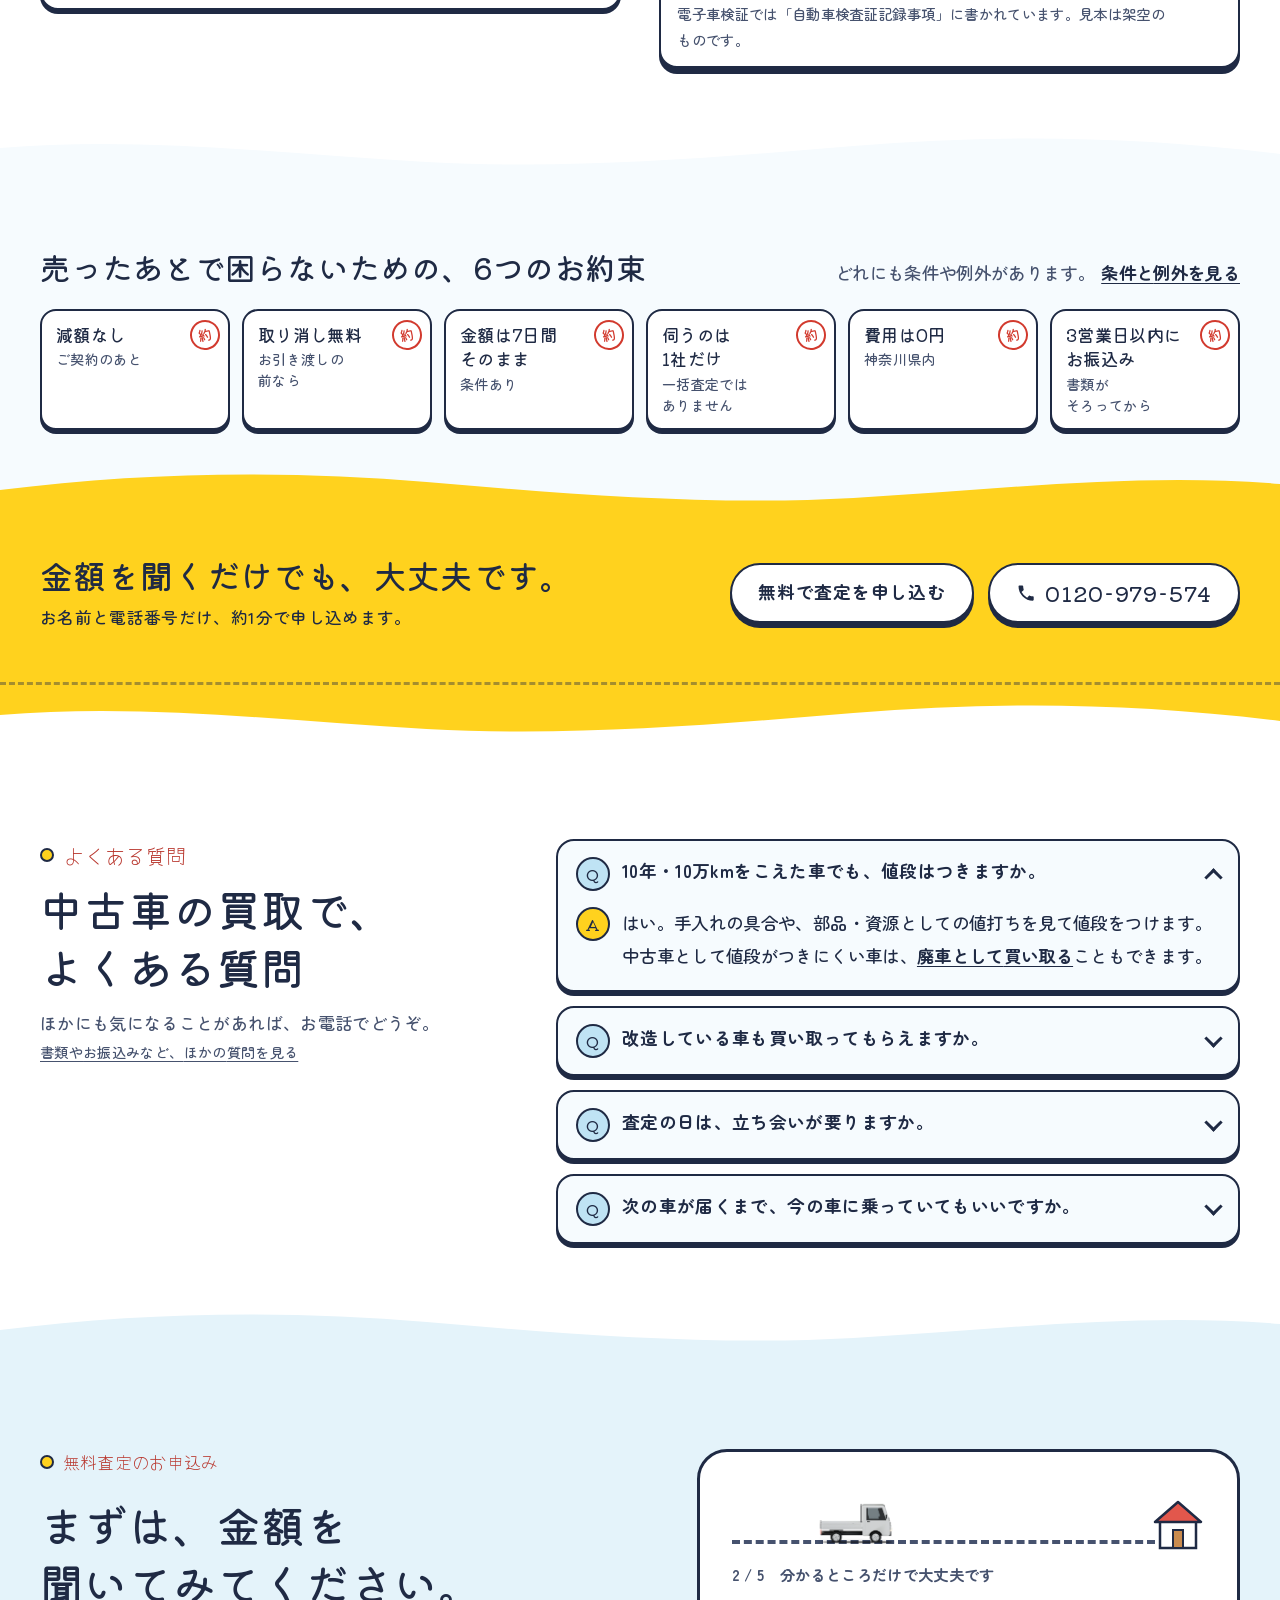
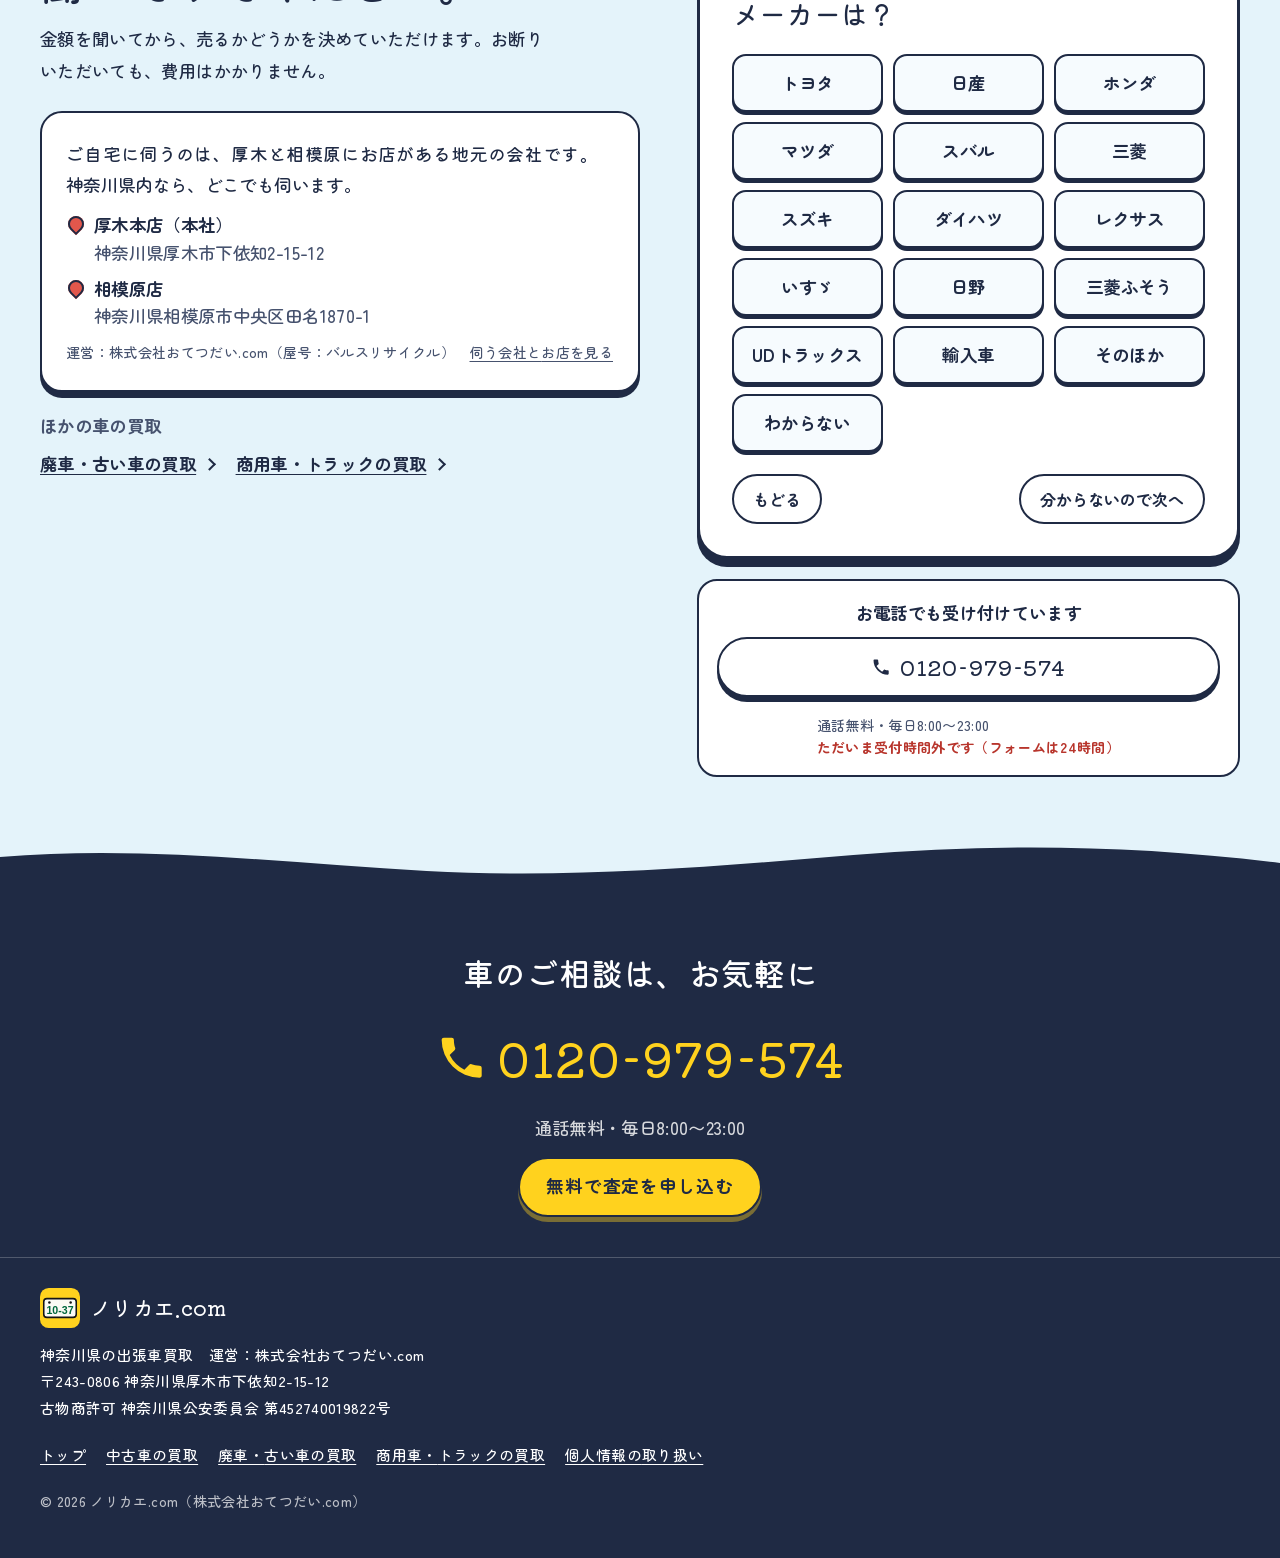
<file: usedcar.html>
<!doctype html>
<html lang="ja" class="no-line">
<head>
<meta charset="utf-8">
<meta name="viewport" content="width=device-width,initial-scale=1,viewport-fit=cover">
<title>神奈川の中古車買取｜厚木・相模原から出張査定0円｜ノリカエ.com</title>
<meta name="claude:viewport-fit-sides" content="cover">
<meta name="description" content="神奈川県の中古車の出張買取。厚木本店・相模原店から、県内どこでもご自宅まで無料で伺います。ご連絡は当社1社だけ。年式が古くても、走行距離が多くても、車を一つずつ確かめて金額とその理由をお伝えします。ローンが残っている車もご相談ください。運営：株式会社おてつだい.com">
<meta property="og:type" content="website">
<meta property="og:site_name" content="ノリカエ.com">
<meta property="og:locale" content="ja_JP">
<meta property="og:title" content="神奈川の中古車買取｜厚木・相模原から出張査定0円｜ノリカエ.com">
<meta property="og:description" content="厚木本店・相模原店から、神奈川県内どこでもご自宅まで無料で伺います。ご連絡は当社1社だけ。金額とその理由をお伝えします。">
<meta name="robots" content="noindex,nofollow">
<link rel="icon" href="assets/icon.svg" type="image/svg+xml">
<link rel="preconnect" href="https://fonts.googleapis.com">
<link rel="preconnect" href="https://fonts.gstatic.com" crossorigin>
<link rel="stylesheet" href="https://fonts.googleapis.com/css2?family=Kiwi+Maru:wght@500&family=Yomogi&family=Zen+Maru+Gothic:wght@500;700&display=swap">
<link rel="stylesheet" href="assets/site.css">
<link rel="stylesheet" href="assets/page.css">
<script>(function(){var d=document.documentElement,c=navigator.connection;d.lang=d.lang||'ja';d.classList.add('js','no-line');if(c&&c.saveData)d.classList.add('save');if(matchMedia('(prefers-reduced-motion: no-preference)').matches&&!(c&&c.saveData))d.classList.add('motion')})();</script>
</head>
<!-- 第13版「家の前で」（2026-11-19） -->
<body data-kind="乗用車・ミニバン">

<svg width="0" height="0" style="position:absolute" aria-hidden="true" focusable="false">
  <defs>
    <filter id="kasure" x="-10%" y="-10%" width="120%" height="120%">
      <feTurbulence type="fractalNoise" baseFrequency="1.1" numOctaves="2" seed="7" result="n"/>
      <feColorMatrix in="n" type="matrix" values="0 0 0 0 0  0 0 0 0 0  0 0 0 0 0  -2.4 0 0 0 1.9" result="m"/>
      <feComposite in="SourceGraphic" in2="m" operator="in"/>
    </filter>
  </defs>
  <symbol id="i-tel" viewBox="0 0 24 24"><path d="M6.6 10.8a15.2 15.2 0 0 0 6.6 6.6l2.2-2.2c.3-.3.7-.4 1-.2 1.1.4 2.3.6 3.6.6.6 0 1 .4 1 1V20c0 .6-.4 1-1 1A17 17 0 0 1 3 4c0-.6.4-1 1-1h3.5c.6 0 1 .4 1 1 0 1.3.2 2.5.6 3.6.1.3 0 .7-.2 1z"/></symbol>
  <symbol id="i-stamp" viewBox="0 0 100 100"><g filter="url(#kasure)"><circle cx="50" cy="50" r="44" fill="none" stroke="currentColor" stroke-width="6"/><circle cx="50" cy="50" r="36" fill="none" stroke="currentColor" stroke-width="2"/><text x="50" y="46" text-anchor="middle" class="st">約</text><text x="50" y="76" text-anchor="middle" class="st">束</text></g></symbol>
</svg>

<a class="skip" href="#main">本文へ移動</a>

<header class="bar">
  <div class="wrap bar-in">
    <a class="logo" href="index.html" aria-label="ノリカエ.com トップページへ">
      <img src="assets/icon.svg" alt="" width="44" height="44">
      <span class="logo-t"><b>ノリカエ<small>.com</small></b><span>神奈川の出張車買取｜運営：バルスリサイクル</span></span>
    </a>
    <nav class="nav" aria-label="サイトの案内">
      <a href="usedcar.html" aria-current="page">中古車</a><a href="haisha.html">廃車</a><a href="truck.html">商用車</a><a href="index.html#price">相場</a><a href="index.html#flow">流れ</a><a href="index.html#faq">質問</a>
    </nav>
    <a class="bar-tel" href="tel:0120979574" data-place="header"><b><svg class="ic" aria-hidden="true"><use href="#i-tel"/></svg>0120-979-574</b><small>通話無料・毎日8:00〜23:00</small></a>
    <a class="btn btn-go bar-go" href="index.html#apply" data-apply data-place="header">無料査定</a>
    <details class="bar-menu">
      <summary>メニュー</summary>
      <nav class="bar-panel" aria-label="メニュー"><a href="index.html">トップ</a><a href="index.html#price">相場を見る</a><a href="index.html#promise">6つのお約束</a><a href="usedcar.html" aria-current="page">中古車の買取</a><a href="haisha.html">廃車・古い車の買取</a><a href="truck.html">商用車・トラックの買取</a><a href="index.html#flow">売るまでの流れ</a><a href="index.html#shop">伺う会社とお店</a><a href="index.html#area">伺える地域</a><a href="index.html#faq">よくある質問</a><a href="index.html#company">運営会社</a></nav>
    </details>
  </div>
</header>

<main id="main">

<section class="phero" aria-labelledby="page-title">
  <div class="wrap ph-grid">
    <div class="ph-copy">
      <p class="crumbs"><a href="index.html">トップ</a> ＞ 中古車の買取</p>
      <p class="ph-tag"><span>乗用車・軽自動車・ミニバン</span><span>厚木本店・相模原店</span></p>
      <h1 id="page-title">神奈川の中古車の買取</h1>
      <p class="ph-lead">年式が古くても、走行距離が多くても、まずは見せてください。車を一つずつ確かめて、金額とその理由をお伝えします。</p>
      <ul class="trust" aria-label="ノリカエ.comのお約束から">
        <li>出張・査定は<b>0円</b></li><li>お断りのあと、<b>営業電話なし</b></li><li>金額は<b>7日間</b>そのまま</li>
      </ul>
      <div class="ph-acts">
        <div class="act">
          <a class="btn btn-go" href="index.html#apply" data-apply>無料で査定を申し込む</a>
          <p class="act-note">約1分・お名前と電話番号だけ</p>
        </div>
        <div class="act">
          <a class="btn btn-tel" href="tel:0120979574" data-track="tel"><svg class="ic" aria-hidden="true"><use href="#i-tel"/></svg><span class="tel-no">0120-979-574</span></a>
          <p class="act-note">通話無料・毎日8:00〜23:00<span class="night" hidden>ただいま受付時間外です（フォームは24時間）</span></p>
        </div>
      </div>
      <p class="ph-links"><a href="index.html#price">お名前・電話番号なしで、相場を見る</a></p>
    </div>
    <figure class="ph-photo">
      <picture>
        <source type="image/avif" srcset="assets/hero/hero-08-640.avif 640w, assets/hero/hero-08-960.avif 960w, assets/hero/hero-08-1440.avif 1440w" sizes="(min-width: 900px) 46vw, calc(100vw - 32px)">
        <img src="assets/hero/hero-08-960.webp" srcset="assets/hero/hero-08-640.webp 640w, assets/hero/hero-08-960.webp 960w, assets/hero/hero-08-1440.webp 1440w" sizes="(min-width: 900px) 46vw, calc(100vw - 32px)" width="1440" height="1080" alt="和風の家の前の砂利の駐車場に止まっている、ベージュの軽自動車と白いバン" fetchpriority="high">
      </picture>
      <figcaption>写真はイメージです</figcaption>
    </figure>
  </div>
</section>

<nav class="pnav" aria-label="このページの中">
  <div class="wrap pnav-in">
    <p class="pnav-t">このページの中</p>
    <ul><li><a href="#check">査定で見るところ</a></li><li><a href="#tips">高く売るこつ</a></li><li><a href="#loan">ローンが残っている車</a></li><li><a href="#promise">6つのお約束</a></li><li><a href="#faq">よくある質問</a></li></ul>
  </div>
</nav>

<section class="sec bg-white" id="check" aria-labelledby="check-title">
  <div class="wrap">
    <p class="kick">査定で見るところ</p>
    <h2 id="check-title">査定では、ここを見ます。</h2>
    <p class="sub">番号を押すと、見るところと、金額への響き方が出ます。査定の日は、この順番で一緒に確かめます。</p>
    <div class="insp">
      <div class="insp-art">
        <span class="insp-cap">番号を押してください</span>
        <div class="insp-car">
          <img src="assets/img/car-side.webp" width="1400" height="566" alt="横から見た乗用車。査定で見る6か所に番号を付けています。" loading="lazy">
          <button type="button" class="spot" data-i="0" style="left:48.1%;top:59.3%" aria-pressed="true" aria-label="1 ボディの外まわり">1</button>
          <button type="button" class="spot" data-i="1" style="left:77.2%;top:78.7%" aria-pressed="false" aria-label="2 タイヤ・足まわり">2</button>
          <button type="button" class="spot" data-i="2" style="left:80.5%;top:43.4%" aria-pressed="false" aria-label="3 エンジンルーム">3</button>
          <button type="button" class="spot" data-i="3" style="left:38.1%;top:26.6%" aria-pressed="false" aria-label="4 車の中・におい">4</button>
          <button type="button" class="spot" data-i="4" style="left:62.7%;top:31.0%" aria-pressed="false" aria-label="5 走行距離のメーター">5</button>
          <button type="button" class="spot" data-i="5" style="left:13.7%;top:56.0%" aria-pressed="false" aria-label="6 修復歴（車の骨格）">6</button>
        </div>
      </div>
      <div class="insp-panel" aria-live="polite">
        <p class="insp-no">見るところ 1 / 6</p>
        <h3>ボディの外まわり</h3>
        <dl>
          <div><dt>見ること</dt><dd data-k="look">キズ・へこみ・色あせ、さびが出ていないか。ドアやボンネットのすき間がそろっているか。</dd></div>
          <div><dt>金額への響き</dt><dd data-k="price">小さなキズや、こすった跡くらいなら、大きくは下がらないことが多いです。</dd></div>
          <div><dt>できること</dt><dd data-k="tip">売る前に直す必要はありません。直す費用のほうが、上がる金額より高くつくことがほとんどです。</dd></div>
        </dl>
        <div class="insp-nav"><button type="button" class="insp-prev">← 前へ</button><button type="button" class="insp-next">次へ →</button></div>
      </div>
      <ul class="insp-list" aria-label="見るところの一覧">
        <li><button type="button" data-i="0" aria-pressed="true"><b>1</b>ボディの外まわり</button></li>
        <li><button type="button" data-i="1" aria-pressed="false"><b>2</b>タイヤ・足まわり</button></li>
        <li><button type="button" data-i="2" aria-pressed="false"><b>3</b>エンジンルーム</button></li>
        <li><button type="button" data-i="3" aria-pressed="false"><b>4</b>車の中・におい</button></li>
        <li><button type="button" data-i="4" aria-pressed="false"><b>5</b>走行距離のメーター</button></li>
        <li><button type="button" data-i="5" aria-pressed="false"><b>6</b>修復歴（車の骨格）</button></li>
      </ul>
    </div>
    <script type="application/json" id="insp-data">[
      {"t":"ボディの外まわり","look":"キズ・へこみ・色あせ、さびが出ていないか。ドアやボンネットのすき間がそろっているか。","price":"小さなキズや、こすった跡くらいなら、大きくは下がらないことが多いです。","tip":"売る前に直す必要はありません。直す費用のほうが、上がる金額より高くつくことがほとんどです。"},
      {"t":"タイヤ・足まわり","look":"タイヤの溝の深さ、ひび割れ。ホイールのキズ。走ったときに、まっすぐ進むか。","price":"溝が少ないと少し下がります。純正のホイールや、スタッドレスタイヤが付いていると上がることがあります。","tip":"外したスタッドレスタイヤや純正のホイールがあれば、一緒にお出しください。"},
      {"t":"エンジンルーム","look":"エンジンのかかり方と音。オイルや冷却水のもれ。バッテリーの状態。","price":"異音やもれがあると下がります。点検をきちんと受けてきた車は、そのぶん評価できます。","tip":"整備記録簿（点検の記録）があれば、ご用意ください。手入れしてきたことが伝わります。"},
      {"t":"車の中・におい","look":"シートの汚れや破れ、天井のしみ。たばこやペットのにおい。","price":"においは、金額に響きやすいところです。シートの破れも、下がる理由になります。","tip":"査定の前に窓を開けて風を通し、荷物を下ろしておくだけでも、印象が変わります。"},
      {"t":"走行距離のメーター","look":"メーターの走行距離と、年式とのつり合い。","price":"1年に1万kmほどが目安です。多くても、手入れされていれば値段はつきます。","tip":"数字は査定の日にこちらで確かめます。お申込みは、おおよその距離で大丈夫です。"},
      {"t":"修復歴（車の骨格）","look":"事故などで、車の骨格（フレームや柱）を直したことがあるか。","price":"骨格を直したことがある車は、下がりやすくなります。バンパーの交換などは、修復歴には入りません。","tip":"わかっていることは、先にお知らせください。修復歴を知っていてお伝えいただけなかったときは、金額を見直すことがあります。"}
    ]</script>
  </div>
</section>

<section class="sec bg-pale" id="tips" aria-labelledby="tips-title">
  <svg class="wv flip" viewBox="0 0 1440 40" preserveAspectRatio="none" aria-hidden="true"><path d="M0 40V22C160 4 320 2 480 14S800 38 960 30 1280 4 1440 16V40Z"/></svg>
  <div class="wrap">
    <p class="kick">高く売るこつ</p>
    <h2 id="tips-title">少しの準備で、印象が変わります。</h2>
    <div class="cards cards-4">
      <article class="card"><h3>車の中を片付けておく</h3><p>荷物を下ろし、ゴミを捨てておくと、車の中をよく見られます。トランクの中も忘れずに。</p></article>
      <article class="card"><h3>付属品をそろえる</h3><p>スペアキー、取扱説明書、整備記録簿、外した純正の部品。そろっていると評価しやすくなります。</p></article>
      <article class="card"><h3>洗車は、ふだんどおりで十分</h3><p>ボディのキズを確かめやすくなります。ワックスがけまでは要りません。</p></article>
      <article class="card"><h3>売ると決めたら、早めに</h3><p>車は月日がたつほど値段が下がります。車検が切れる前や、新しい型が出る前がひとつの目安です。</p></article>
    </div>
    <h3 class="sub-h">しなくていいこと</h3>
    <div class="cards cards-2">
      <article class="card no-card"><h3>キズやへこみを直す</h3><p>直す費用のほうが高くつくことがほとんどです。そのままお見せください。</p></article>
      <article class="card no-card"><h3>車検を通してから売る</h3><p>車検にかかる費用ほどは、金額が上がらないことが多いです。車検の前にご相談ください。</p></article>
    </div>
  </div>
</section>

<section class="sec bg-white" id="loan" aria-labelledby="loan-title">
  <svg class="wv" viewBox="0 0 1440 40" preserveAspectRatio="none" aria-hidden="true"><path d="M0 40V22C160 4 320 2 480 14S800 38 960 30 1280 4 1440 16V40Z"/></svg>
  <div class="wrap">
    <p class="kick">ローンが残っている車</p>
    <h2 id="loan-title">ローンが残っていても、売れます。</h2>
    <p class="sub">ローンで買った車は、払い終わるまでローン会社が「所有者」のことがあります。その名前を外す手続き（所有権解除）も、こちらでご案内します。</p>
    <div class="loan">
      <ol class="loan-steps">
        <li><span><b>車検証で、所有者を確かめる</b><span>「所有者」の欄が、お客様の名前かを見ます。</span></span></li>
        <li><span><b>残っている金額を確かめる</b><span>ローン会社に、残りの金額を問い合わせます。</span></span></li>
        <li><span><b>買取の金額で精算する</b><span>買取の金額が多ければ、差額をお支払いします。足りなければ、その分をご用意ください。</span></span></li>
      </ol>
      <figure class="shaken">
        <p class="shaken-head">車検証の見本（一部）</p>
        <table>
          <tbody>
            <tr><th scope="row">登録番号</th><td>相模 500 あ 12-34</td></tr>
            <tr><th scope="row">初度登録年月</th><td>平成28年4月</td></tr>
            <tr class="hit"><th scope="row">所有者の氏名又は名称</th><td>◯◯ファイナンス株式会社</td></tr>
            <tr><th scope="row">使用者の氏名又は名称</th><td>相模 太郎</td></tr>
            <tr><th scope="row">有効期間の満了する日</th><td>令和8年3月31日</td></tr>
          </tbody>
        </table>
        <figcaption class="shaken-cap">色の付いた行のように、所有者がローン会社のときは、所有権解除が要ります。電子車検証では「自動車検査証記録事項」に書かれています。見本は架空のものです。</figcaption>
      </figure>
    </div>
  </div>
</section>

<section class="pr-band" id="promise" aria-labelledby="promise-title">
  <svg class="wv flip" viewBox="0 0 1440 40" preserveAspectRatio="none" aria-hidden="true"><path d="M0 40V22C160 4 320 2 480 14S800 38 960 30 1280 4 1440 16V40Z"/></svg>
  <div class="wrap pr-band-in">
    <div class="pr-band-head">
      <h2 id="promise-title">売ったあとで困らないための、6つのお約束</h2>
      <p>どれにも条件や例外があります。<a href="index.html#promise">条件と例外を見る</a></p>
    </div>
    <ul class="pr-chips">
      <li><b>減額なし</b><span>ご契約のあと</span></li>
      <li><b>取り消し無料</b><span>お引き渡しの前なら</span></li>
      <li><b>金額は7日間そのまま</b><span>条件あり</span></li>
      <li><b>伺うのは1社だけ</b><span>一括査定ではありません</span></li>
      <li><b>費用は0円</b><span>神奈川県内</span></li>
      <li><b>3営業日以内にお振込み</b><span>書類がそろってから</span></li>
    </ul>
  </div>
</section>

<aside class="band" aria-label="お申込みのご案内">
  <svg class="wv" viewBox="0 0 1440 40" preserveAspectRatio="none" aria-hidden="true"><path d="M0 40V22C160 4 320 2 480 14S800 38 960 30 1280 4 1440 16V40Z"/></svg>
  <div class="band-clip" data-live aria-hidden="true"><div class="band-road"></div><div class="band-kei"><img src="assets/img/kei-side.webp" alt="" width="96" height="51" loading="lazy" decoding="async"></div></div>
  <div class="wrap band-in">
    <p class="band-t"><b>金額を聞くだけでも、大丈夫です。</b>お名前と電話番号だけ、約1分で申し込めます。</p>
    <div class="band-acts">
      <a class="btn btn-go" href="index.html#apply" data-apply>無料で査定を申し込む</a>
      <a class="btn btn-tel" href="tel:0120979574" data-track="tel"><svg class="ic" aria-hidden="true"><use href="#i-tel"/></svg><span class="tel-no">0120-979-574</span></a>
    </div>
  </div>
</aside>

<section class="faq sec bg-white" id="faq" aria-labelledby="faq-title">
  <svg class="wv flip" viewBox="0 0 1440 40" preserveAspectRatio="none" aria-hidden="true"><path d="M0 40V22C160 4 320 2 480 14S800 38 960 30 1280 4 1440 16V40Z"/></svg>
  <div class="wrap faq-grid">
    <div class="faq-head">
      <p class="kick">よくある質問</p>
      <h2 id="faq-title">中古車の買取で、よくある質問</h2>
      <p class="sub">ほかにも気になることがあれば、お電話でどうぞ。</p>
      <p class="note"><a href="index.html#faq">書類やお振込みなど、ほかの質問を見る</a></p>
    </div>
    <div class="faq-list">
      <details open class="qa"><summary>10年・10万kmをこえた車でも、値段はつきますか。</summary><div class="a"><p>はい。手入れの具合や、部品・資源としての値打ちを見て値段をつけます。中古車として値段がつきにくい車は、<a href="haisha.html">廃車として買い取る</a>こともできます。</p></div></details>
      <details class="qa"><summary>改造している車も買い取ってもらえますか。</summary><div class="a"><p>はい。外した純正の部品が残っていれば、一緒にお出しください。改造の内容によって、評価が変わります。</p></div></details>
      <details class="qa"><summary>査定の日は、立ち会いが要りますか。</summary><div class="a"><p>車を見る30分ほどは、できればお立ち会いください。金額のご説明も、その場でいたします。</p></div></details>
      <details class="qa"><summary>次の車が届くまで、今の車に乗っていてもいいですか。</summary><div class="a"><p>はい。引き取りの日は、次の車が届く日に合わせて決められます。お伝えした金額は7日間そのままです。それより先の引き取りになるときは、日にちに合わせた金額を、ご相談のうえで決めます。</p></div></details>
    </div>
  </div>
</section>

<section class="apply sec bg-pale" id="apply" aria-labelledby="apply-title">
  <svg class="wv" viewBox="0 0 1440 40" preserveAspectRatio="none" aria-hidden="true"><path d="M0 40V22C160 4 320 2 480 14S800 38 960 30 1280 4 1440 16V40Z"/></svg>
  <div class="wrap final-grid">
    <div class="final-copy">
      <p class="kick">無料査定のお申込み</p>
      <h2 id="apply-title">まずは、金額を聞いてみてください。</h2>
      <p>金額を聞いてから、売るかどうかを決めていただけます。お断りいただいても、費用はかかりません。</p>
    </div>
    <div class="final-acts">
      <div class="wz-slot" id="wz-slot">
        <div class="final-wait">
          <p class="final-acts-t">お申込みは、フォームかお電話で</p>
          <div class="act">
        <a class="btn btn-go" href="index.html#apply" data-apply>無料で査定を申し込む</a>
        <p class="act-note">約1分・お名前と電話番号だけ</p>
          </div>
        </div>
      </div>
      <div class="final-tel">
        <p>お電話でも受け付けています</p>
        <a class="btn btn-tel" href="tel:0120979574" data-track="tel"><svg class="ic" aria-hidden="true"><use href="#i-tel"/></svg><span class="tel-no">0120-979-574</span></a>
        <p class="act-note">通話無料・毎日8:00〜23:00<span class="night" hidden>ただいま受付時間外です（フォームは24時間）</span></p>
      </div>
      <a class="btn btn-line" href="#line" data-line>LINEで写真を送って相談</a>
    </div>
    <div class="final-more">
      <div class="final-shop">
        <p><b>ご自宅に伺うのは、厚木と相模原にお店がある地元の会社です。</b>神奈川県内なら、どこでも伺います。</p>
        <ul class="shops">
          <li><b>厚木本店（本社）</b><span>神奈川県厚木市<span class="nw">下依知2-15-12</span></span></li>
          <li><b>相模原店</b><span>神奈川県相模原市中央区<span class="nw">田名1870-1</span></span></li>
        </ul>
        <p class="note">運営：株式会社おてつだい.com（屋号：バルスリサイクル）　<a href="index.html#shop">伺う会社とお店を見る</a></p>
      </div>
      <nav class="others" aria-label="ほかの車の買取">
        <p>ほかの車の買取</p>
        <a href="haisha.html">廃車・古い車の買取</a><a href="truck.html">商用車・トラックの買取</a>
      </nav>
    </div>
  </div>
</section>

</main>

<footer class="foot">
  <svg class="wv flip" viewBox="0 0 1440 40" preserveAspectRatio="none" aria-hidden="true"><path d="M0 40V22C160 4 320 2 480 14S800 38 960 30 1280 4 1440 16V40Z"/></svg>
  <div class="wrap foot-cta">
    <p class="foot-cta-t">車のご相談は、お気軽に</p>
    <a class="foot-tel" href="tel:0120979574" data-place="footer"><svg class="ic" aria-hidden="true"><use href="#i-tel"/></svg>0120-979-574</a>
    <p class="foot-hours">通話無料・毎日8:00〜23:00</p>
    <a class="btn btn-go" href="index.html#apply" data-apply data-place="footer">無料で査定を申し込む</a>
  </div>
  <div class="wrap foot-in">
    <p class="foot-logo"><img src="assets/icon.svg" alt="" width="40" height="40">ノリカエ.com</p>
    <p>神奈川県の出張車買取　運営：株式会社おてつだい.com<br>〒243-0806 神奈川県厚木市<span class="nw">下依知2-15-12</span><br>古物商許可 神奈川県公安委員会 第452740019822号</p>
    <nav class="foot-nav" aria-label="ページの一覧"><a href="index.html">トップ</a><a href="usedcar.html" aria-current="page">中古車の買取</a><a href="haisha.html">廃車・古い車の買取</a><a href="truck.html">商用車・トラックの買取</a><a href="privacy.html">個人情報の取り扱い</a></nav>
    <p class="foot-c">© 2026 ノリカエ.com（株式会社おてつだい.com）</p>
  </div>
</footer>

<nav class="dock" aria-label="ご相談">
  <a class="dock-tel" href="tel:0120979574" data-track="tel"><svg class="ic" aria-hidden="true"><use href="#i-tel"/></svg><span><b>電話する</b><small class="dock-hours">通話無料・8〜23時</small></span></a>
  <a class="dock-line" href="#line" data-line><span><b>LINE</b><small>写真で相談</small></span></a>
  <a class="dock-go" href="index.html#apply" data-apply><span><b>無料査定</b><small>約1分</small></span></a>
</nav>

<dialog class="dlg" id="dlg" aria-labelledby="dlg-title">
  <div class="dlg-head"><h2 id="dlg-title">無料査定のお申込み</h2><button class="dlg-close" type="button">閉じる</button></div>
  <div class="dlg-body" id="dlg-body"></div>
</dialog>

<script src="assets/phrase.js"></script>
<script src="assets/site.js"></script>
</body>
</html>
</file>
<file: assets/site.css>
/* ==== ノリカエ.com 第13版「家の前で」（動く絵本）の共通の見た目 ====
   2026-11-19 に、デザイン3案から B「家の前で」を選んで作り直した（第12版の控えは ../v12-backup/）。
   色：空 #BFE3F4・うす空 #E4F3FA（章の地）・紙 #F6FBFE・白、字は藍 #1F2A44（補助 #46526E）。
   押すところは黄 #FFD21E（申込み）。電話は白に藍の枠。朱 #D23A2E は判子だけ、屋根の赤 #E2574C は絵と小さな印だけ。
   部品は「藍の太い線＋ずらした影」で、絵本のように見せる。帯どうしは丘の波（.wv）でつなぐ。
   動きは html.motion があるときだけ（「動きを減らす」・データ節約の設定では付かない）。字は隠さない。 */
:root{
  --sky:#BFE3F4;--sky-top:#A9D8F0;--sky-mist:#DDF1F9;--sky-pale:#E4F3FA;--paper:#F6FBFE;--white:#FFFFFF;
  --ink:#1F2A44;--ink-2:#46526E;--line:#CFE0EA;
  --grass:#8CCB6E;--grass-ink:#3F7A2C;--yellow:#FFD21E;--yellow-pale:#FFF4BF;
  --roof:#E2574C;--roof-ink:#B8352C;--shu:#D23A2E;--wood:#C98B4E;--focus:#2F6FDB;
  --map-home:#FFE680;--map-a:#D3EDBF;--map-b:#C3E6AA;
  --f-head:"Kiwi Maru","Zen Maru Gothic","Hiragino Maru Gothic ProN","Yu Gothic",sans-serif;
  --f-body:"Zen Maru Gothic","Hiragino Maru Gothic ProN","Hiragino Sans","Yu Gothic","Meiryo",sans-serif;
  --f-hand:"Yomogi","Zen Maru Gothic","Hiragino Maru Gothic ProN",cursive;
  --bar-h:76px;
  --gl:max(clamp(16px,4vw,40px),env(safe-area-inset-left,0px));--gr:max(clamp(16px,4vw,40px),env(safe-area-inset-right,0px));
  color-scheme:light;
}
*,*::before,*::after{box-sizing:border-box}
html{scroll-padding-top:calc(var(--bar-h) + 14px + env(safe-area-inset-top,0px));-webkit-text-size-adjust:100%}
html.motion{scroll-behavior:smooth}
body{margin:0;background:var(--paper);color:var(--ink);font-family:var(--f-body);font-weight:500;font-size:1.09rem;line-height:1.85;letter-spacing:.02em;overflow-x:clip}
body::before{content:"";position:fixed;inset:0 0 auto;height:env(safe-area-inset-top,0px);z-index:60;background:var(--white)}
img{max-width:100%;height:auto}
a{color:inherit;text-underline-offset:.2em}
h1,h2,h3,h4{font-family:var(--f-head);font-weight:500;line-height:1.35;margin:0;text-wrap:balance;letter-spacing:.03em;word-break:auto-phrase}
p{margin:0}
ul,ol{margin:0;padding:0;list-style:none}
.btn,.kick,.sub,.lead,.band-t b,.dg-v,.when-t,.foot-cta-t,legend,summary{word-break:auto-phrase}
/* 日本語の折り返し：assets/phrase.js が文節の切れ目に <wbr> を入れたページだけ、語の途中で切らない（iPhone の Safari は auto-phrase が効かないため） */
html.phrase,html.phrase h1,html.phrase h2,html.phrase h3,html.phrase h4{word-break:keep-all;overflow-wrap:break-word}
:focus-visible{outline:3px solid var(--focus);outline-offset:3px;border-radius:6px}
.vh{position:absolute!important;width:1px;height:1px;overflow:hidden;clip:rect(0 0 0 0);white-space:nowrap}
.wrap{width:100%;max-width:1280px;margin-inline:auto;padding-left:var(--gl);padding-right:var(--gr)}
.nw{white-space:nowrap}
.skip{position:absolute;left:12px;top:-80px;z-index:100;background:var(--yellow);padding:8px 14px;border:2px solid var(--ink);border-radius:10px;font-weight:700}
.skip:focus{top:calc(8px + env(safe-area-inset-top,0px))}
.ic{width:1.15em;height:1.15em;flex:none;fill:currentColor}
/* 公式LINEのURLが決まるまで、LINEの入口は出さない（site.js の LINE_URL） */
.no-line [href="#line"]{display:none!important}

/* ボタン：申込みは黄（.btn-go）、電話は白（.btn-tel）。押すと沈む */
.btn{display:inline-flex;align-items:center;justify-content:center;gap:.5em;min-height:60px;padding:.55em 1.5em;border:2.5px solid var(--ink);border-radius:999px;background:var(--white);color:var(--ink);font:700 1.1rem/1.3 var(--f-body);letter-spacing:.04em;text-decoration:none;box-shadow:0 5px 0 var(--ink);transition:transform .16s ease,box-shadow .16s ease,background .16s;cursor:pointer;text-align:center}
.btn:hover{transform:translateY(-2px);box-shadow:0 7px 0 var(--ink)}
.btn:active{transform:translateY(4px);box-shadow:0 1px 0 var(--ink)}
.btn-go{background:var(--yellow)}
.btn-tel .tel-no{font-family:var(--f-head);font-weight:500;font-size:1.35rem;letter-spacing:.04em}
.btn-line .ic{color:var(--grass-ink)}
.act-note{font-size:.88rem;color:var(--ink-2);margin-top:.6em;line-height:1.6}
.night{display:block;color:var(--roof-ink);font-weight:700}
.night[hidden]{display:none}
.motion .wig{animation:wig 6s ease-in-out 4s infinite}
@keyframes wig{0%,88%,100%{transform:none}90%{transform:rotate(-2.5deg)}92%{transform:rotate(2.5deg)}94%{transform:rotate(-1.5deg)}96%{transform:rotate(1deg)}}

/* ---- 上の帯 ---- */
.bar{position:sticky;top:env(safe-area-inset-top,0px);z-index:50;background:color-mix(in srgb,var(--white) 94%,transparent);-webkit-backdrop-filter:saturate(1.4) blur(8px);backdrop-filter:saturate(1.4) blur(8px);border-bottom:2.5px solid var(--ink)}
.bar-in{display:flex;align-items:center;gap:clamp(10px,1.6vw,22px);min-height:var(--bar-h)}
.logo{display:flex;align-items:center;gap:10px;text-decoration:none;margin-right:auto;min-width:0}
.logo img{width:44px;height:44px;flex:none}
.logo-t{display:flex;flex-direction:column;line-height:1.2;min-width:0}
.logo-t b{font-family:var(--f-head);font-weight:500;font-size:1.4rem;letter-spacing:.04em;white-space:nowrap}
.logo-t b small{font-size:.68em}
.logo-t span{font-size:.78rem;color:var(--ink-2)}
.nav{display:flex;gap:2px}
.nav a{padding:.35em .65em;border-radius:999px;text-decoration:none;font-weight:700;font-size:.98rem;white-space:nowrap}
.nav a:hover{background:var(--sky-pale)}
.nav a[aria-current="page"]{background:var(--yellow-pale);box-shadow:inset 0 0 0 2px var(--ink)}
.bar-tel{display:flex;flex-direction:column;align-items:flex-end;line-height:1.2;text-decoration:none}
.bar-tel b{font-family:var(--f-head);font-weight:500;font-size:1.4rem;display:flex;align-items:center;gap:6px;letter-spacing:.03em;white-space:nowrap}
.bar-tel small{font-size:.78rem;color:var(--ink-2)}
.bar-go{min-height:50px;padding:.35em 1.2em;font-size:1rem;box-shadow:0 4px 0 var(--ink);white-space:nowrap}
.bar-menu{display:none;position:relative;flex:none}
.bar-menu summary{list-style:none;cursor:pointer;display:flex;align-items:center;gap:8px;min-height:46px;padding:0 14px;border:2.5px solid var(--ink);border-radius:999px;font-weight:700;font-size:.98rem;white-space:nowrap;background:var(--white)}
.bar-menu summary::-webkit-details-marker{display:none}
.bar-menu summary::before{content:"";width:18px;height:12px;flex:none;background:linear-gradient(var(--ink) 0 0) 0 0/100% 2.5px no-repeat,linear-gradient(var(--ink) 0 0) 0 50%/100% 2.5px no-repeat,linear-gradient(var(--ink) 0 0) 0 100%/100% 2.5px no-repeat}
.bar-menu[open] summary{background:var(--yellow-pale)}
.bar-panel{position:absolute;right:0;top:calc(100% + 12px);width:min(300px,calc(100vw - 24px));display:grid;background:var(--white);border:2.5px solid var(--ink);border-radius:20px;padding:8px;box-shadow:0 6px 0 var(--ink)}
.bar-panel a{display:block;padding:11px 14px;font-weight:700;font-size:1rem;line-height:1.4;text-decoration:none;border-radius:12px}
.bar-panel a:hover{background:var(--sky-pale)}
.bar-panel a[aria-current="page"]{background:var(--yellow-pale)}
@media(max-width:1239px){.nav{display:none}.bar-menu{display:block}}
@media(max-width:759px){:root{--bar-h:64px}.bar-tel{display:none}.logo-t span{display:none}.logo img{width:38px;height:38px}.bar-go{min-height:46px;padding:.25em 1em;font-size:.95rem}.bar-menu summary{min-height:46px;padding:0 12px}}
/* 携帯の幅では、メニューは三本線だけ（「メニュー」の字は読み上げには残る）。ロゴと「無料査定」が重ならないように */
@media(max-width:429px){.bar-menu summary{font-size:0;gap:0;padding:0 13px}.logo-t b{font-size:1.2rem}.logo-t b small{font-size:.75em}.logo{gap:8px}}
@media(max-width:359px){.logo img{display:none}.bar-go{padding-inline:.8em}}

/* ---- 最初の画面（トップ） ---- */
.hero{position:relative;background:var(--sky-top)}
.hero-copy{background:linear-gradient(180deg,var(--sky-mist),var(--sky-top))}
.hero-copy .wrap{padding-block:clamp(26px,5vw,48px) 26px}
.tags{display:flex;flex-wrap:wrap;gap:8px;margin-bottom:16px}
.tags span{background:var(--white);border:2px solid var(--ink);border-radius:999px;padding:.12em .9em;font-size:.88rem;font-weight:700}
.tags span:first-child{background:var(--yellow)}
.h1{font-size:clamp(2.3rem,1.3rem + 3.4vw,4.3rem);line-height:1.28;letter-spacing:.06em}
.h1 .ln{display:block}
.mark{position:relative;display:inline-block}
.uline{position:absolute;left:-3%;bottom:-.2em;width:106%;height:.4em;overflow:visible}
.uline path{fill:none;stroke:var(--roof);stroke-width:7;stroke-linecap:round}
.lead{margin-top:18px;font-size:clamp(1.06rem,.96rem + .4vw,1.26rem);max-width:28em;line-height:1.8}
.say{margin-top:16px;display:inline-block;font-family:var(--f-hand);font-size:1.32rem;background:var(--white);border:2px solid var(--ink);border-radius:18px;padding:.2em .95em;position:relative}
@media(max-width:520px){.say{font-size:1.12rem;padding:.2em .8em}}
.say::after{content:"";position:absolute;left:30px;bottom:-9px;width:15px;height:15px;background:var(--white);border-right:2px solid var(--ink);border-bottom:2px solid var(--ink);transform:rotate(45deg)}
.scene{position:relative;overflow:hidden;aspect-ratio:4/3;background:var(--sky-top)}
.scene>svg{display:block;width:100%;height:100%}
@media(min-width:700px){.scene{aspect-ratio:16/9}}
@media(min-width:1180px){
  .hero-copy{position:absolute;inset:0 0 auto 0;z-index:2;background:none;pointer-events:none}
  .hero-copy .wrap{padding-block:clamp(34px,3.6vw,60px) 0}
  .hero-copy-in{max-width:min(46%,580px);pointer-events:auto}
  .scene{aspect-ratio:2/1;max-height:820px}
}
.replay{position:absolute;right:max(16px,env(safe-area-inset-right,0px));bottom:12px;z-index:3;display:inline-flex;align-items:center;gap:6px;min-height:40px;padding:0 14px;border:2px solid var(--ink);border-radius:999px;background:var(--white);color:var(--ink);font:700 .88rem var(--f-body);cursor:pointer;box-shadow:0 3px 0 var(--ink)}
.replay[hidden]{display:none}
@media(max-width:699px){.replay{bottom:6px;right:max(10px,env(safe-area-inset-right,0px));min-height:34px;font-size:.875rem;padding:0 10px;box-shadow:0 2px 0 var(--ink)}}
.replay svg{width:16px;height:16px;fill:none;stroke:currentColor;stroke-width:2.5;stroke-linecap:round;stroke-linejoin:round}
.t-b{font-family:var(--f-body);font-weight:700}
.t-h{font-family:var(--f-head)}
.t-n{font-family:var(--f-hand)}
/* 情景の動き（ずっと続くもの） */
.motion .scene .cl{animation:drift var(--dur) linear var(--del) infinite}
.motion .scene .birds{animation:drift var(--dur) linear var(--del) infinite}
@keyframes drift{from{transform:translateX(var(--a))}to{transform:translateX(var(--b))}}
.motion .scene .bird{transform-box:fill-box;transform-origin:center;animation:flap .45s ease-in-out infinite alternate}
@keyframes flap{to{transform:scaleY(.35)}}
.motion .scene .rays{animation:spin 40s linear infinite}
@keyframes spin{to{transform:rotate(360deg)}}
.scene .smoke circle{opacity:0}
.motion .scene .smoke circle{transform-box:fill-box;transform-origin:center;animation:smoke 4.8s ease-out infinite}
.motion .scene .smoke circle:nth-child(2){animation-delay:1.6s}
.motion .scene .smoke circle:nth-child(3){animation-delay:3.2s}
@keyframes smoke{0%{opacity:0;transform:translate(0,0) scale(.5)}20%{opacity:.95}100%{opacity:0;transform:translate(34px,-96px) scale(1.9)}}
.motion .scene .tree{transform-box:fill-box;transform-origin:50% 100%;animation:sway 5s ease-in-out infinite alternate}
@keyframes sway{from{transform:rotate(-1.6deg)}to{transform:rotate(1.6deg)}}
.motion .scene .flw{transform-box:fill-box;transform-origin:50% 100%;animation:sway 2.6s ease-in-out infinite alternate}
/* 情景の動き（1回だけの物語）。止まった状態＝最後の場面 */
.scene .pf,.scene .pon,.scene .seal-ring{opacity:0}
.scene .seal-in{transform-box:fill-box;transform-origin:center;transform:rotate(-10deg)}
.scene .bubble{transform-origin:1000px 532px}
.scene .paper{transform-box:fill-box;transform-origin:50% 100%}
.motion .scene.run .kei{animation:kei-in 2.5s cubic-bezier(.2,.75,.25,1) .3s both}
@keyframes kei-in{from{transform:translateX(-1150px)}to{transform:none}}
.motion .scene.run .kei-bob{transform-box:fill-box;transform-origin:50% 92%;animation:bob .19s ease-in-out .3s 12 alternate,dip .55s ease-out 2.75s}
@keyframes bob{to{transform:translateY(-4px)}}
@keyframes dip{0%{transform:none}35%{transform:rotate(1.8deg)}70%{transform:rotate(-.6deg)}100%{transform:none}}
.motion .scene.run .pf{transform-box:fill-box;transform-origin:center;animation:puff .7s ease-out var(--d) 3}
@keyframes puff{0%{opacity:0;transform:scale(.4)}25%{opacity:.95}100%{opacity:0;transform:translate(-70px,-26px) scale(1.7)}}
.motion .scene.run .bubble{animation:pop .6s cubic-bezier(.3,1.6,.5,1) 3s both}
@keyframes pop{from{opacity:0;transform:scale(0)}to{opacity:1;transform:none}}
.motion .scene.run .paper{animation:rise .9s cubic-bezier(.25,1.2,.4,1) 4s both}
@keyframes rise{from{opacity:0;transform:translateY(120px) rotate(-12deg) scale(.5)}to{opacity:1;transform:none}}
.motion .scene.run .note{animation:write 1.2s ease 4.7s both}
@keyframes write{from{clip-path:inset(0 100% 0 0);opacity:.3}to{clip-path:inset(0 0 0 0);opacity:1}}
.motion .scene.run .seal-in{animation:seal .55s cubic-bezier(.3,1.5,.5,1) 5.9s both}
@keyframes seal{0%{opacity:0;transform:scale(2.6) rotate(-34deg)}55%{opacity:1;transform:scale(.88) rotate(-8deg)}100%{opacity:1;transform:rotate(-10deg)}}
.motion .scene.run .seal-ring{transform-box:fill-box;transform-origin:center;animation:ring .8s ease-out 6.15s both}
@keyframes ring{0%{opacity:0;transform:scale(.9)}10%{opacity:.75;transform:scale(1)}100%{opacity:0;transform:scale(1.9)}}
.motion .scene.run .pon{transform-box:fill-box;transform-origin:center;animation:pon 1.4s ease-out 6.1s both}
@keyframes pon{0%{opacity:0;transform:scale(.3) rotate(12deg)}20%{opacity:1;transform:scale(1.15) rotate(12deg)}70%{opacity:1;transform:scale(1) rotate(12deg)}100%{opacity:0;transform:translateY(-14px) rotate(12deg)}}
/* 見出しの動き */
.motion .hero.run .hero-copy-in>*{animation:up .8s cubic-bezier(.2,.8,.2,1) both}
.motion .hero.run .hero-copy-in>:nth-child(2){animation-delay:.12s}
.motion .hero.run .hero-copy-in>:nth-child(3){animation-delay:.3s}
.motion .hero.run .hero-copy-in>:nth-child(4){animation-delay:.45s}
@keyframes up{from{opacity:0;transform:translateY(18px)}to{opacity:1;transform:none}}
.motion .hero.run .uline path{stroke-dasharray:1;stroke-dashoffset:1;animation:draw .9s ease-out .9s forwards}
@keyframes draw{to{stroke-dashoffset:0}}
/* 画面の外・裏のタブでは止める（site.js が .paused を付ける） */
.paused,.paused *{animation-play-state:paused!important}
/* 最初の画面の下の帯 */
.hero-band{background:var(--white);border-top:3px solid var(--ink)}
.hero-band .wrap{display:grid;gap:22px 44px;padding-block:28px 32px;align-items:center}
@media(min-width:980px){.hero-band .wrap{grid-template-columns:1fr 1.05fr}}
.trust{display:flex;flex-wrap:wrap;gap:10px}
.trust li{display:flex;align-items:baseline;gap:.3em;background:var(--sky-pale);border:2px solid var(--ink);border-radius:16px;padding:.3em .95em;font-weight:700}
.trust li b{font-family:var(--f-head);font-weight:500;font-size:1.3em;color:var(--roof-ink)}
.trust-note{font-size:.88rem;color:var(--ink-2);margin-top:10px}
.hero-acts{display:flex;flex-wrap:wrap;gap:16px 20px;align-items:flex-start}
.hero-acts>div{display:flex;flex-direction:column;flex:1 1 250px;min-width:0}
@media(max-width:979px){.hero-acts{order:-1}}   /* 携帯・縦の画面では、申込みと電話のボタンを安心の印より先に */
.hero-souba{grid-column:1/-1;justify-self:start;display:inline-flex;align-items:center;gap:.5em;font-weight:700;min-height:44px}
.hero-souba::after,.go-link::after{content:"";width:.55em;height:.55em;border-right:2.5px solid currentColor;border-bottom:2.5px solid currentColor;transform:rotate(-45deg);flex:none}

/* ---- 写真のアルバム ---- */
.album{background:var(--paper)}
.album .wrap{padding-block:40px 40px}
.album-row{display:grid;grid-template-columns:repeat(4,minmax(0,1fr));gap:30px}
.pola{margin:0;background:var(--white);padding:12px;border:2px solid var(--ink);box-shadow:0 6px 0 color-mix(in srgb,var(--ink) 14%,transparent);transform:rotate(var(--r));position:relative}
.pola::before{content:"";position:absolute;top:-12px;left:50%;width:86px;height:24px;transform:translateX(-50%) rotate(-4deg);background:color-mix(in srgb,var(--yellow) 72%,transparent);border:1.5px solid color-mix(in srgb,var(--ink) 22%,transparent)}
.pola img{display:block;width:100%;aspect-ratio:4/3;object-fit:cover;border:1.5px solid var(--ink)}
.pola figcaption{font-family:var(--f-hand);font-size:1.18rem;text-align:center;margin-top:8px;line-height:1.4}
.motion .pola{animation:pola 7s ease-in-out infinite alternate;animation-delay:calc(var(--i) * -1.7s)}
@keyframes pola{from{transform:rotate(calc(var(--r) - 1deg))}to{transform:rotate(calc(var(--r) + 1deg))}}
.album-note{font-size:.875rem;color:var(--ink-2);text-align:right;margin-top:16px}
@media(max-width:759px){.album-row{display:flex;overflow-x:auto;gap:22px;padding:16px 6px 20px;scroll-snap-type:x mandatory;margin-inline:-6px}.pola{flex:0 0 72%;scroll-snap-align:center}}

/* ---- 帯の共通 ---- */
.sec{position:relative;padding-block:clamp(68px,8vw,112px)}
.wv{position:absolute;left:0;right:0;top:-38px;width:100%;height:40px;display:block;pointer-events:none}
.wv path{fill:currentColor}
.wv.flip{transform:scaleX(-1)}
.bg-white{background:var(--white)}.bg-white>.wv{color:var(--white)}
.bg-pale{background:var(--sky-pale)}.bg-pale>.wv{color:var(--sky-pale)}
.bg-paper{background:var(--paper)}.bg-paper>.wv{color:var(--paper)}
.kick{font-family:var(--f-hand);font-size:1.28rem;color:var(--roof-ink);display:inline-flex;align-items:center;gap:.5em;margin-bottom:8px;line-height:1.5}
.kick::before{content:"";width:14px;height:14px;border-radius:50%;background:var(--yellow);border:2px solid var(--ink);flex:none}
.h2,main h2{font-size:clamp(1.75rem,1.2rem + 2vw,2.7rem)}
.sub{margin-top:12px;color:var(--ink-2);font-size:1.06rem}
.sec-head{max-width:46em;margin-bottom:clamp(30px,4vw,50px)}
.note{font-size:.88rem;color:var(--ink-2)}
.go-link{display:inline-flex;align-items:center;gap:.5em;font-weight:700;min-height:44px}
[data-rv]{transition:opacity .7s ease,transform .8s cubic-bezier(.2,.8,.2,1);transition-delay:calc(var(--i,0) * .1s)}
.motion [data-rv].pre{opacity:0;transform:translateY(26px)}

/* ---- 相場 ---- */
.price-grid{display:grid;gap:40px;align-items:center}
@media(min-width:980px){.price-grid{grid-template-columns:1fr 1fr;gap:64px}}
.est{display:grid;grid-template-columns:1fr 1fr;gap:16px;margin-top:28px}
@media(max-width:520px){.est{grid-template-columns:1fr}}
.f label,.f .lb{display:block;font-weight:700;margin-bottom:6px}
select,input[type=text],input[type=tel]{width:100%;min-height:58px;padding:.4em .9em;border:2.5px solid var(--ink);border-radius:14px;background:var(--white);color:var(--ink);font:500 1.1rem/1.4 var(--f-body)}
select{appearance:none;-webkit-appearance:none;background-image:linear-gradient(45deg,transparent 50%,var(--ink) 50%),linear-gradient(135deg,var(--ink) 50%,transparent 50%);background-position:calc(100% - 24px) 52%,calc(100% - 16px) 52%;background-size:8px 8px;background-repeat:no-repeat;padding-right:46px;cursor:pointer}
input::placeholder{color:color-mix(in srgb,var(--ink-2) 70%,var(--white))}
input[aria-invalid="true"]{border-color:var(--roof-ink);box-shadow:0 0 0 3px color-mix(in srgb,var(--roof) 25%,transparent)}
.est-out{position:relative;background:var(--white);border:3px solid var(--ink);border-radius:30px;padding:46px clamp(20px,3vw,36px) clamp(22px,3vw,32px);box-shadow:0 8px 0 var(--ink);transform-origin:50% -52px;margin-top:52px}
.est-out::before{content:"";position:absolute;top:16px;left:50%;width:20px;height:20px;border:2.5px solid var(--ink);border-radius:50%;transform:translateX(-50%);background:var(--sky-pale)}
.est-out::after{content:"";position:absolute;top:-52px;left:calc(50% - 1.25px);width:2.5px;height:72px;background:var(--ink)}
.motion .est-out{animation:tag-sway 6s ease-in-out infinite alternate}
@keyframes tag-sway{from{transform:rotate(-1.2deg)}to{transform:rotate(1.2deg)}}
.est-label{display:flex;align-items:center;gap:10px;justify-content:center;font-weight:700}
.sample{background:var(--yellow);border:2px solid var(--ink);border-radius:999px;font-size:.875rem;padding:.02em .75em;font-weight:700}
.odo{display:flex;align-items:baseline;justify-content:center;flex-wrap:wrap;gap:.1em;font-family:var(--f-head);font-size:clamp(3rem,2rem + 4vw,5rem);line-height:1.1;margin:12px 0 4px}
.odo-n{display:inline-flex}
/* 回る数字（site.js の setOdo）。相場と、廃車のページの税の戻りで使う */
.d{display:inline-block;height:1em;overflow:hidden;width:.62em;text-align:center;line-height:1;vertical-align:top}
.ds{display:flex;flex-direction:column;transition:transform 1.15s cubic-bezier(.2,1.25,.35,1)}
.ds i{font-style:normal;display:block;height:1em;line-height:1}
.odo-c{display:inline-block;line-height:1}
.odo-w{font-size:.55em;margin-inline:.12em}
.odo-u{font-size:.34em;font-family:var(--f-body);font-weight:700;margin-left:.15em}
.est-car{text-align:center;font-weight:700;overflow-wrap:anywhere}
.est-note{text-align:center;font-size:.88rem;color:var(--ink-2);margin:6px 0 18px}
.est-out .btn{width:100%}
.est-next{text-align:center;font-size:.88rem;color:var(--ink-2);margin-top:12px}

/* ---- 6つのお約束（判子が押される） ---- */
.dgs{display:grid;gap:28px;grid-template-columns:repeat(auto-fill,minmax(min(100%,330px),1fr))}
.dg{position:relative;background-color:var(--paper);background-image:repeating-linear-gradient(180deg,transparent 0 33px,var(--line) 33px 34px);background-position:0 20px;border:2.5px solid var(--ink);border-radius:22px;padding:24px 24px 22px;box-shadow:0 6px 0 var(--ink)}
.dg-tag{display:inline-block;font-size:.875rem;font-weight:700;background:var(--white);border:2px solid var(--ink);border-radius:999px;padding:.02em .85em}
.dg-v{font-size:clamp(1.75rem,1.35rem + 1.2vw,2.25rem);margin:14px 0 8px;padding-right:84px;line-height:1.25}
.dg-v .mk{background:linear-gradient(transparent 60%,var(--yellow) 60% 92%,transparent 92%);padding:0 .08em}
.dg-v small{font-size:.6em}
.ex{margin-top:14px;padding-top:12px;border-top:2px dashed color-mix(in srgb,var(--ink-2) 60%,transparent);font-size:.96rem;line-height:1.75}
.ex b{font-family:var(--f-hand);font-weight:400;color:var(--roof-ink);font-size:1.15rem;margin-right:.45em}
.stamp{position:absolute;top:14px;right:14px;width:84px;height:84px;color:var(--shu);transform:rotate(-12deg)}
.stamp svg{display:block;width:100%;height:100%;overflow:visible}
.st{font-family:var(--f-head);font-size:28px;fill:currentColor}
.stamp .ink{opacity:0}
.motion .dg.pre .stamp{opacity:0}
.motion .dg.in .stamp{animation:stamp-in .6s cubic-bezier(.3,1.45,.5,1) calc(.45s + var(--i) * .15s) both}
@keyframes stamp-in{0%{opacity:0;transform:scale(2.4) rotate(-38deg)}55%{opacity:1;transform:scale(.9) rotate(-10deg)}100%{opacity:1;transform:rotate(-12deg)}}
.motion .dg.in .stamp .ink{transform-box:fill-box;transform-origin:center;animation:ring .8s ease-out calc(.72s + var(--i) * .15s) both}

/* ---- ちがい（電話の絵と表） ---- */
.diff-top{display:grid;grid-template-columns:minmax(0,1fr);gap:34px;align-items:center}
@media(min-width:980px){.diff-top{grid-template-columns:1fr 1.1fr}}
.calls{display:flex;justify-content:center;align-items:flex-start;gap:clamp(14px,4vw,48px)}
.phone{margin:0;display:flex;flex-direction:column;align-items:center;gap:10px;width:min(47%,230px)}
.ph-who{font-weight:700;text-align:center;line-height:1.3}
.ph-who small{display:block;font-size:.875rem;color:var(--ink-2);font-weight:500}
.ph-body{width:100%;aspect-ratio:9/16;background:var(--ink);border-radius:30px;padding:9px;box-shadow:0 6px 0 color-mix(in srgb,var(--ink) 25%,transparent)}
.ph-scr{background:var(--white);border-radius:22px;height:100%;padding:28px 9px 10px;display:flex;flex-direction:column;gap:6px;overflow:hidden;position:relative}
.ph-scr::before{content:"";position:absolute;top:9px;left:50%;width:34%;height:9px;border-radius:9px;background:var(--ink);transform:translateX(-50%)}
.ph-h{display:flex;justify-content:space-between;align-items:center;font-weight:700;font-size:.875rem;padding:0 4px}
.ph-h i{font-style:normal;background:var(--shu);color:var(--white);border-radius:999px;min-width:1.8em;text-align:center;padding:0 .4em;line-height:1.5}
.ph-scr li{display:flex;align-items:center;gap:6px;border-radius:12px;padding:6px 8px;font-size:.875rem;font-weight:700;line-height:1.3;letter-spacing:0}
.ph-scr li::before{content:"";width:14px;height:14px;border-radius:50%;flex:none;border:2px solid var(--ink)}
.many li{background:color-mix(in srgb,var(--roof) 14%,var(--white))}
.many li::before{background:var(--roof)}
.us li{background:var(--yellow-pale)}
.us li::before{background:var(--yellow)}
.smile{display:block;width:62%;margin:auto auto 8px}
.smile svg{display:block;width:100%;height:auto}
.ph-say{font-family:var(--f-hand);font-size:1.12rem;text-align:center;line-height:1.4}
.many .ph-say{color:var(--roof-ink)}
.motion .calls.pre .many li,.motion .calls.pre .us li,.motion .calls.pre .smile{opacity:0}
.motion .calls.in .many li{animation:pop .45s cubic-bezier(.3,1.6,.5,1) calc(.3s + var(--i) * .38s) both}
.motion .calls.in .us li{animation:pop .5s cubic-bezier(.3,1.6,.5,1) .4s both}
.motion .calls.in .smile{animation:pop .6s cubic-bezier(.3,1.6,.5,1) 1s both}
.motion .calls .many .ph-body{animation:buzz 3.6s ease-in-out 2.4s infinite}
.motion .calls.in .many .ph-body{animation:shake .1s linear .3s 18 alternate,buzz 3.6s ease-in-out 2.4s infinite}
@keyframes shake{from{transform:rotate(-2.5deg)}to{transform:rotate(2.5deg)}}
@keyframes buzz{0%,80%,100%{transform:none}83%{transform:rotate(-3deg)}86%{transform:rotate(3deg)}89%{transform:rotate(-2deg)}92%{transform:rotate(2deg)}95%{transform:none}}
@media(max-width:374px){.calls{gap:10px}.phone{width:48%}.ph-body{padding:6px;border-radius:24px}.ph-scr{padding:24px 6px 8px;border-radius:18px}.ph-scr li{padding:5px 6px;gap:4px}.ph-scr li::before{width:12px;height:12px}}
.motion .calls .smile svg{animation:bobble 3s ease-in-out infinite}
@keyframes bobble{0%,100%{transform:none}50%{transform:translateY(-5px) rotate(-3deg)}}
.cmp-wrap{margin-top:48px}
.cmp-scroll{overflow-x:auto;border:2.5px solid var(--ink);border-radius:20px;background:var(--white);box-shadow:0 6px 0 var(--ink)}
.cmp{width:100%;min-width:660px;border-collapse:collapse;font-size:1rem;line-height:1.65}
.cmp th,.cmp td{padding:15px 18px;text-align:left;vertical-align:top;border-bottom:2px solid var(--line)}
.cmp thead th{font-family:var(--f-head);font-weight:500;font-size:1.06rem;background:var(--sky-pale)}
.cmp .us{background:var(--yellow-pale);font-weight:700}
.cmp thead .us{background:var(--yellow)}
.cmp tbody tr:last-child>*{border-bottom:0}
.cmp tbody th{font-weight:700;white-space:nowrap}
.scroll-hint{display:none;font-size:.875rem;color:var(--ink-2);margin-top:8px}
@media(max-width:700px){.scroll-hint{display:block}}
.diff-tip{margin-top:20px;font-weight:700;font-size:1.08rem}

/* ---- 申込みの帯（黄。軽トラが走る） ---- */
.band{position:relative;background:var(--yellow)}
.band>.wv{color:var(--yellow)}
.band-clip{position:absolute;inset:0;overflow:hidden;pointer-events:none}
.band-in{display:flex;flex-wrap:wrap;gap:20px 32px;align-items:center;justify-content:space-between;padding-block:46px 104px;position:relative}
.band-t{font-size:1.04rem;max-width:34em}
.band-t b{display:block;font-family:var(--f-head);font-weight:500;font-size:clamp(1.45rem,1.1rem + 1.3vw,2.05rem);line-height:1.4;margin-bottom:4px}
.band-acts{display:flex;flex-wrap:wrap;gap:14px}
.band .btn-go{background:var(--white)}
.band-photo{display:flex;align-items:center;gap:16px}
.band-photo img{width:112px;height:112px;border-radius:50%;object-fit:cover;border:3px solid var(--ink);flex:none;background:var(--white)}
.band-photo small{display:block;font-size:.875rem;color:var(--ink);opacity:.8}
.band-road{position:absolute;left:0;right:0;bottom:52px;border-top:3px dashed color-mix(in srgb,var(--ink) 40%,transparent)}
.band-kei{position:absolute;bottom:54px;left:-130px;width:96px}
.band-kei img{display:block;width:100%}
.motion .band-kei{animation:band-drive 16s linear infinite}
.motion .band-kei img{animation:bob .2s ease-in-out infinite alternate}
@keyframes band-drive{from{transform:translateX(0)}to{transform:translateX(calc(100vw + 260px))}}

/* ---- 買い取る車 ---- */
.when{margin-bottom:46px}
.when-t{font-weight:700;margin-bottom:6px}
.tags-row{display:flex;flex-wrap:wrap;gap:34px 18px;padding-top:26px}
.tag{position:relative;display:flex;align-items:center;gap:10px;background:var(--white);border:2.5px solid var(--ink);border-radius:14px;padding:10px 16px 10px 12px;font-weight:700;box-shadow:0 4px 0 var(--ink);transform-origin:50% -20px;line-height:1.4}
.tag::before{content:"";position:absolute;top:-20px;left:calc(50% - 1px);width:2px;height:20px;background:var(--ink)}
.tag::after{content:"";position:absolute;top:-27px;left:calc(50% - 6px);width:12px;height:12px;border-radius:50%;background:var(--roof);border:2px solid var(--ink)}
.tag svg{width:46px;height:46px;flex:none}
.motion .tag{animation:swing 3.2s ease-in-out infinite alternate;animation-delay:calc(var(--i) * -.8s)}
@keyframes swing{from{transform:rotate(-3deg)}to{transform:rotate(3deg)}}
.family{margin-top:40px;display:flex;gap:18px;align-items:center;background:var(--sky-pale);border:2.5px solid var(--ink);border-radius:22px;padding:20px 24px;font-size:1.16rem;line-height:1.8}
.family svg{width:76px;height:76px;flex:none}
.family b{font-family:var(--f-head);font-weight:500;font-size:1.3rem;display:block}
@media(max-width:560px){.family{flex-direction:column;align-items:flex-start}}
.bays{display:grid;gap:26px;grid-template-columns:repeat(auto-fill,minmax(min(100%,255px),1fr));margin-top:48px}
.bay{background:var(--paper);border:2.5px solid var(--ink);border-radius:22px;overflow:hidden;display:flex;flex-direction:column;box-shadow:0 6px 0 var(--ink)}
.bay-stage{position:relative;height:156px;background:linear-gradient(var(--sky-pale) 0 76%,var(--grass) 76% 100%);border-bottom:2.5px solid var(--ink);display:flex;align-items:flex-end;justify-content:center;padding:0 14px 16px}
.bay-hop{display:block;width:84%;transform-origin:50% 100%}
.bay-car{display:block;width:100%;height:118px;object-fit:contain;object-position:50% 100%;transform-origin:50% 100%}
.bay-body{padding:18px 20px 20px;display:flex;flex-direction:column;gap:10px;flex:1}
.bay h3{font-size:1.3rem}
.bay li{position:relative;padding-left:1.35em;line-height:1.6;margin-top:4px}
.bay li::before{content:"";position:absolute;left:0;top:.55em;width:.62em;height:.62em;border-radius:50%;background:var(--grass);border:2px solid var(--ink)}
.bay-links{margin-top:auto;padding-top:6px;display:grid;gap:2px}
.bay-go{font-weight:700;display:inline-flex;align-items:center;gap:.4em;min-height:44px}
.bay-go::after{content:"";width:.5em;height:.5em;border-right:2.5px solid currentColor;border-bottom:2.5px solid currentColor;transform:rotate(-45deg);flex:none}
.bay-apply{font-size:.94rem;color:var(--ink-2);font-weight:700;min-height:40px;display:inline-flex;align-items:center}
.motion .bay.pre .bay-car{opacity:0}
.motion .bay.in .bay-car{animation:boing 1s cubic-bezier(.2,.9,.3,1) calc(.2s + var(--i) * .14s) both}
@keyframes boing{0%{opacity:0;transform:translateX(-90px)}50%{opacity:1;transform:translateX(8px)}66%{transform:scale(1.04,.92)}82%{transform:scale(.98,1.04)}100%{transform:none}}
.motion .bay:hover .bay-hop{animation:hop .55s cubic-bezier(.3,1.5,.5,1)}
@keyframes hop{0%{transform:none}35%{transform:translateY(-14px) scale(.98,1.03)}70%{transform:scale(1.04,.94)}100%{transform:none}}

/* ---- 流れ（4コマ） ---- */
.track{position:relative;height:62px;margin:0 0 20px;display:none}
@media(min-width:900px){.track{display:block}}
.track-line{position:absolute;left:12.5%;right:12.5%;top:44px;border-top:4px dashed var(--ink-2);transform-origin:left}
.track-stop{position:absolute;top:36px;width:20px;height:20px;border-radius:50%;background:var(--yellow);border:3px solid var(--ink);transform:translateX(-50%)}
.track-car{position:absolute;top:0;left:calc(87.5% - 38px);width:76px}
.track-car img{display:block;width:100%}
.motion .steps.in .track-line{animation:grow 1.6s ease-in-out both}
@keyframes grow{from{transform:scaleX(0)}to{transform:none}}
.motion .steps.in .track-car{animation:drive4 1.6s both}
@keyframes drive4{0%{left:calc(12.5% - 38px)}31%{left:calc(37.5% - 38px)}62%{left:calc(62.5% - 38px)}94%,100%{left:calc(87.5% - 38px)}}
.steps-list{display:grid;gap:26px}
@media(min-width:900px){.steps-list{grid-template-columns:repeat(4,minmax(0,1fr));gap:22px}}
@media(max-width:899px){.steps-list{background:repeating-linear-gradient(180deg,var(--ink-2) 0 9px,transparent 9px 18px) center top/3px 100% no-repeat}}
.step{background:var(--white);border:2.5px solid var(--ink);border-radius:22px;overflow:hidden;box-shadow:0 6px 0 var(--ink);display:flex;flex-direction:column}
.step-pic{background:var(--sky-pale);border-bottom:2.5px solid var(--ink)}
.step-pic svg{display:block;width:100%;height:auto}
.svt{font-family:var(--f-hand);font-size:17px;fill:var(--ink)}
.svt2{font-family:var(--f-body);font-weight:700;font-size:13px;fill:var(--ink)}
.step-body{padding:16px 18px 20px}
.step h3{display:flex;align-items:center;font-size:1.25rem;margin-bottom:8px}
.step-no{display:inline-grid;place-items:center;width:40px;height:40px;border-radius:50%;background:var(--yellow);border:2.5px solid var(--ink);font-family:var(--f-head);font-size:1.15rem;margin-right:10px;flex:none}
.motion .steps.pre .step{opacity:0}
.motion .steps.in .step{animation:panel .8s cubic-bezier(.2,.9,.3,1.1) calc(var(--i) * .5s) both}
@keyframes panel{from{opacity:0;clip-path:inset(0 100% 0 0 round 22px)}to{opacity:1;clip-path:inset(-14px -14px -14px -14px round 22px)}}
.flow-note{margin-top:28px}

/* ---- 伺う会社とお店・地域 ---- */
.shop-grid{display:grid;gap:48px}
@media(min-width:980px){.shop-grid{grid-template-columns:1fr 1fr;gap:60px;align-items:start}}
.since{display:flex;align-items:baseline;gap:6px 12px;margin-top:22px;flex-wrap:wrap}
.since b{font-family:var(--f-head);font-weight:500;font-size:clamp(3rem,2.3rem + 2vw,4.4rem);line-height:1;color:var(--roof-ink)}
.shop-say{margin-top:16px;font-size:1.14rem}
.signs{display:grid;gap:44px 22px;grid-template-columns:repeat(auto-fit,minmax(min(100%,240px),1fr));margin-top:56px}
.sign{position:relative;background:var(--wood);border:2.5px solid var(--ink);border-radius:16px;padding:9px;box-shadow:0 6px 0 var(--ink);transform-origin:50% -30px}
.sign::before,.sign::after{content:"";position:absolute;top:-30px;width:2.5px;height:30px;background:var(--ink)}
.sign::before{left:24%}.sign::after{right:24%}
.sign-in{background:var(--white);border:2px solid var(--ink);border-radius:10px;padding:14px 16px;display:flex;flex-direction:column;gap:4px;height:100%}
.sign-in b{font-family:var(--f-head);font-weight:500;font-size:1.25rem}
.sign-in span{font-size:.96rem;line-height:1.7}
.sign-in a{font-weight:700;margin-top:6px}
.motion .sign{animation:swing-s 4.6s ease-in-out infinite alternate;animation-delay:calc(var(--i) * -2.1s)}
@keyframes swing-s{from{transform:rotate(-1.4deg)}to{transform:rotate(1.4deg)}}
.shop-note{margin-top:26px}
.area-box{background:var(--white);border:2.5px solid var(--ink);border-radius:26px;padding:clamp(20px,3vw,32px);box-shadow:0 8px 0 var(--ink)}
.area-box h3{font-size:1.4rem}
.area-sub{color:var(--ink-2);margin-top:4px}
.kmap{margin:16px 0 4px}
.kmap svg{display:block;width:100%;height:auto;overflow:visible}
.km-land path{stroke:var(--ink);stroke-width:1.6;stroke-linejoin:round}
.r-home{fill:var(--map-home)}.r-a{fill:var(--map-a)}.r-b{fill:var(--map-b)}
.km-lab text{font-family:var(--f-body);font-weight:700;font-size:10.5px;fill:var(--ink);text-anchor:middle;paint-order:stroke;stroke:var(--white);stroke-width:3px;stroke-linejoin:round}
.km-lab .km-sea{fill:var(--ink-2);font-weight:500;stroke:var(--sky-pale)}
.mh-in{transform-box:fill-box;transform-origin:50% 100%}
.motion .kmap.pre .mh-in{transform:scale(0)}
.motion .kmap.in .mh-in{animation:popup .55s cubic-bezier(.3,1.7,.5,1) calc(.25s + var(--i) * .08s) both}
@keyframes popup{from{transform:scale(0)}to{transform:none}}
.pin-b{transform-box:fill-box;transform-origin:50% 100%}
.motion .pin-b{animation:pin-bob 1.8s ease-in-out infinite}
.motion .pin2 .pin-b{animation-delay:-.9s}
@keyframes pin-bob{0%,100%{transform:none}50%{transform:translateY(-5px)}}
.pin-ring{transform-box:fill-box;transform-origin:center;opacity:0;fill:none;stroke:var(--roof-ink);stroke-width:1.6}
.motion .pin-ring{animation:ping 2.4s ease-out infinite}
.motion .pin2 .pin-ring{animation-delay:-1.2s}
@keyframes ping{0%{opacity:.8;transform:scale(.4)}100%{opacity:0;transform:scale(2.6)}}
.pin-t{font-family:var(--f-body);font-weight:700;font-size:10px;fill:var(--ink);paint-order:stroke;stroke:var(--white);stroke-width:3.2px;stroke-linejoin:round}
.kmap figcaption{font-size:.875rem;color:var(--ink-2);text-align:right}
.zip{margin-top:18px}
.zip label{display:block;font-weight:700;margin-bottom:6px}
.zip-row{display:flex;gap:10px}
.zip-row input{flex:1;min-width:0}
.zip-go{flex:none;min-height:58px;padding:0 1.2em;border:2.5px solid var(--ink);border-radius:14px;background:var(--yellow);font:700 1.05rem var(--f-body);color:var(--ink);cursor:pointer;box-shadow:0 4px 0 var(--ink)}
.zip-go:active{transform:translateY(3px);box-shadow:0 1px 0 var(--ink)}
.zip-out{margin-top:10px;font-weight:700;line-height:1.6}
.zip-out:empty{display:none}
.zip-out.ok{color:var(--grass-ink)}
.zip-out.warn{color:var(--roof-ink)}
.area-list{margin-top:14px;border-top:2px dashed var(--line);padding-top:12px}
.area-list summary,.faq-more>summary{cursor:pointer;font-weight:700}
.area-list summary{min-height:44px;display:flex;align-items:center}
.areas{display:grid;gap:14px;margin-top:12px}
.ar h4{font-size:1.06rem}
.ar h4 small{font-family:var(--f-hand);font-size:.9rem;color:var(--roof-ink);margin-left:.6em}
.ar p{font-size:.96rem;line-height:1.75}

/* ---- よくある質問 ---- */
.faq-grid{display:grid;grid-template-columns:minmax(0,1fr);gap:36px}
@media(min-width:980px){.faq-grid{grid-template-columns:.8fr 1.2fr;gap:60px;align-items:start}}
.faq-list{display:flex;flex-direction:column;gap:14px}
.qa{background:var(--paper);border:2.5px solid var(--ink);border-radius:18px;box-shadow:0 4px 0 var(--ink)}
.qa>summary{list-style:none;display:flex;gap:12px;align-items:flex-start;padding:16px 18px;cursor:pointer;font-weight:700;font-size:1.1rem;line-height:1.6}
.qa>summary::-webkit-details-marker{display:none}
.qa>summary::before{content:"Q";flex:none;display:grid;place-items:center;width:34px;height:34px;border-radius:50%;background:var(--sky);border:2px solid var(--ink);font-family:var(--f-head);font-weight:500;font-size:1rem;line-height:1}
.qa>summary::after{content:"";flex:none;margin-left:auto;width:13px;height:13px;border-right:3px solid var(--ink);border-bottom:3px solid var(--ink);transform:rotate(45deg);margin-top:8px;transition:transform .3s}
.qa[open]>summary::after{transform:rotate(225deg);margin-top:14px}
.qa .a{display:flex;gap:12px;padding:0 18px 18px;line-height:1.85}
.qa .a::before{content:"A";flex:none;display:grid;place-items:center;width:34px;height:34px;border-radius:50%;background:var(--yellow);border:2px solid var(--ink);font-family:var(--f-head);font-weight:500;font-size:1rem;line-height:1}
.qa .a a{font-weight:700}
.motion .qa[open] .a{animation:a-open .4s ease both}
@keyframes a-open{from{opacity:0;transform:translateY(-6px)}to{opacity:1;transform:none}}
.faq-more>summary{list-style:none;display:inline-flex;align-items:center;gap:.5em;min-height:48px;padding:.5em 1.2em;border:2.5px dashed var(--ink);border-radius:999px;background:var(--white)}
.faq-more>summary::-webkit-details-marker{display:none}
.faq-more>.faq-list{margin-top:14px}

/* ---- 申込み（1問ずつ。軽トラが家へ近づく） ---- */
.apply-grid{display:grid;gap:40px}
@media(min-width:980px){.apply-grid{grid-template-columns:.85fr 1.15fr;gap:60px;align-items:start}}
.apply-copy>p{margin-top:12px;font-size:1.08rem}
.apply-points{margin-top:18px;display:grid;gap:10px}
.apply-points li{display:flex;gap:10px;align-items:flex-start;font-weight:700}
.chk{flex:none;width:24px;height:24px;margin-top:.25em;border-radius:50%;background:var(--grass);border:2px solid var(--ink);position:relative}
.chk::after{content:"";position:absolute;left:6.5px;top:3px;width:6px;height:11px;border-right:2.5px solid var(--ink);border-bottom:2.5px solid var(--ink);transform:rotate(45deg)}
.apply-tel{margin-top:26px;background:var(--white);border:2.5px solid var(--ink);border-radius:20px;padding:18px 20px;display:flex;flex-direction:column;align-items:flex-start;gap:10px}
.apply-tel>p:first-child{font-weight:700}
.apply-copy .btn-line{margin-top:18px}
.wz-card{background:var(--white);border:3px solid var(--ink);border-radius:30px;box-shadow:0 8px 0 var(--ink);padding:clamp(18px,3vw,32px);min-width:0}
.wz-road{position:relative;height:70px;margin-bottom:6px;display:none}
.js .wz-road{display:block}
.wz-road::before{content:"";position:absolute;left:0;right:50px;bottom:10px;border-top:4px dashed var(--ink-2)}
.wz-house{position:absolute;right:0;bottom:4px;width:54px;height:54px}
.wz-car{position:absolute;bottom:9px;left:calc(var(--p,0) * (100% - 56px - 80px));width:80px;transition:left .8s cubic-bezier(.3,1.3,.5,1)}
.wz-car img{display:block;width:100%}
.wz-count{font-weight:700;color:var(--ink-2);font-size:.95rem;min-height:1.6em}
.wz-step{border:0;margin:0 0 18px;padding:0;min-width:0}
.js .wz-step{margin:0}
.wz-step legend{font-family:var(--f-head);font-size:clamp(1.35rem,1.1rem + .8vw,1.7rem);padding:0;margin:6px 0 16px}
.wz-step legend:focus{outline:none}
.ch{display:grid;grid-template-columns:repeat(auto-fill,minmax(min(100%,148px),1fr));gap:10px}
.ch-kind{grid-template-columns:repeat(auto-fill,minmax(min(100%,210px),1fr))}
.ch label{position:relative;display:block}
.ch input{position:absolute;opacity:0;inset:0;width:100%;height:100%;margin:0;cursor:pointer}
.ch span{display:flex;align-items:center;justify-content:center;min-height:58px;padding:.4em .7em;border:2.5px solid var(--ink);border-radius:14px;background:var(--paper);font-weight:700;text-align:center;line-height:1.35;box-shadow:0 3px 0 var(--ink);transition:transform .12s,background .12s,box-shadow .12s}
.ch label:hover span{background:var(--sky-pale)}
.ch input:checked+span{background:var(--yellow);transform:translateY(2px);box-shadow:0 1px 0 var(--ink)}
.ch input:focus-visible+span{outline:3px solid var(--focus);outline-offset:3px}
.wz .f{margin-bottom:16px}
.req{display:inline-block;margin-left:.6em;font-size:.875rem;background:var(--roof-ink);color:var(--white);border-radius:6px;padding:0 .5em;vertical-align:.1em;line-height:1.6}
.f-hint{display:block;font-size:.875rem;color:var(--ink-2);font-weight:500}
.wz-check{display:flex;gap:10px;align-items:flex-start;margin:6px 0 16px;font-weight:700;cursor:pointer;line-height:1.6}
.wz-check input{width:24px;height:24px;flex:none;margin-top:.2em;accent-color:var(--ink)}
.wz-trust{background:var(--sky-pale);border-radius:16px;padding:14px 16px;font-size:.9rem;display:grid;gap:8px;line-height:1.75}
.wz-trust a{font-weight:700}
.wz-error{background:color-mix(in srgb,var(--roof) 12%,var(--white));border:2px solid var(--roof-ink);border-radius:12px;padding:10px 14px;font-weight:700;color:var(--roof-ink);margin:14px 0 0}
.wz-error ul{margin-top:4px;padding-left:1.2em;list-style:disc;font-weight:500}
.wz-send{width:100%;margin-top:18px}
.wz-nav{display:none;flex-wrap:wrap;justify-content:space-between;gap:12px;margin-top:22px}
.js .wz-nav{display:flex}
.wz-back,.wz-next{min-height:50px;padding:0 1.2em;border-radius:999px;border:2.5px solid var(--ink);background:var(--white);font:700 1rem var(--f-body);color:var(--ink);cursor:pointer}
.wz-next{margin-left:auto}
.wz-back[hidden],.wz-next[hidden]{display:none}
.wz-from{background:var(--yellow-pale);border:2px dashed var(--ink);border-radius:12px;padding:10px 14px;font-size:.94rem;margin-bottom:16px;font-weight:700}
.motion .wz-step:not([hidden]){animation:step-in .45s cubic-bezier(.2,.9,.3,1.1)}
@keyframes step-in{from{opacity:0;transform:translateX(24px)}to{opacity:1;transform:none}}
.wz-done{padding:8px 0 4px;display:grid;gap:12px}
.wz-done>svg{width:110px;height:110px;margin:0 auto;display:block;color:var(--shu)}
.motion .wz-done>svg{animation:stamp-in .6s cubic-bezier(.3,1.45,.5,1) .15s both}
.wz-done h3{font-size:1.6rem;text-align:center}
.wz-done h3:focus{outline:none}
.wz-done>div{background:var(--sky-pale);border-radius:16px;padding:14px 16px}
.wz-done>div ul{margin-top:6px;display:grid;gap:4px}
.wz-done>div li{position:relative;padding-left:1.3em}
.wz-done>div li::before{content:"";position:absolute;left:0;top:.6em;width:.6em;height:.6em;border-radius:50%;background:var(--grass);border:2px solid var(--ink)}
.wz-done .note{font-weight:700;color:var(--roof-ink)}

/* 申込みの窓（トップ以外のページと、ページの途中のボタンから開く） */
.dlg{width:min(680px,calc(100vw - 24px));max-height:calc(100dvh - 24px);padding:0;border:3px solid var(--ink);border-radius:26px;background:var(--white);color:var(--ink);box-shadow:0 8px 0 var(--ink)}
.dlg::backdrop{background:color-mix(in srgb,var(--ink) 55%,transparent)}
.motion .dlg[open]{animation:dlg .32s cubic-bezier(.2,.9,.3,1)}
@keyframes dlg{from{opacity:0;transform:translateY(16px) scale(.98)}}
.dlg-head{position:sticky;top:0;z-index:2;display:flex;align-items:center;justify-content:space-between;gap:12px;padding:12px 20px;background:var(--sky-pale);border-bottom:2.5px solid var(--ink)}
.dlg-head h2{font-size:1.25rem}
.dlg-close{min-height:44px;padding:6px 16px;font:700 1rem/1 var(--f-body);color:var(--ink);background:var(--white);border:2.5px solid var(--ink);border-radius:999px;cursor:pointer}
.dlg-body{padding:6px 20px 26px}
.dlg .wz-step{scroll-margin-top:72px}

/* ---- 運営会社 ---- */
.co{display:grid;border:2.5px solid var(--ink);border-radius:20px;background:var(--white);overflow:hidden;margin:0}
.co div{display:grid;grid-template-columns:minmax(0,13em) minmax(0,1fr);gap:16px;padding:14px 20px;border-bottom:2px solid var(--line)}
.co div:last-child{border-bottom:0}
.co dt{font-weight:700}
.co dd{margin:0;min-width:0;overflow-wrap:anywhere}
@media(max-width:620px){.co div{grid-template-columns:1fr;gap:2px}}
.co.co-fold>div:nth-child(n+6){display:none}
.co-all{display:inline-flex;align-items:center;min-height:44px;margin-top:10px;padding:0;border:0;background:none;font:700 1rem/1.4 var(--f-body);color:var(--ink);text-decoration:underline;text-underline-offset:4px;cursor:pointer}
.tmp{display:inline-block;margin-left:.5em;font-size:.875rem;background:var(--yellow);border-radius:6px;padding:0 .5em;border:1.5px solid var(--ink)}

/* ---- フッター ---- */
.foot{position:relative;background:var(--ink);color:var(--white)}
.foot>.wv{color:var(--ink)}
.foot-cta{text-align:center;padding-block:64px 40px;display:flex;flex-direction:column;align-items:center;gap:12px}
.foot-cta-t{font-family:var(--f-head);font-size:clamp(1.5rem,1.2rem + 1vw,2rem)}
.foot-tel{display:inline-flex;align-items:center;gap:10px;font-family:var(--f-head);font-size:clamp(2rem,1.5rem + 1.8vw,2.9rem);text-decoration:none;color:var(--yellow);letter-spacing:.04em}
.foot-hours{color:color-mix(in srgb,var(--white) 82%,var(--ink))}
.foot .btn{box-shadow:0 5px 0 color-mix(in srgb,var(--yellow) 40%,var(--ink))}
.foot-in{border-top:1.5px solid color-mix(in srgb,var(--white) 22%,var(--ink));padding-block:30px 44px;display:grid;gap:14px;font-size:.92rem;line-height:1.8}
.foot-logo{display:flex;align-items:center;gap:10px;font-family:var(--f-head);font-size:1.3rem}
.foot-logo img{width:40px;height:40px}
.foot-nav{display:flex;flex-wrap:wrap;gap:0 20px}
.foot-nav a{min-height:40px;display:inline-flex;align-items:center}
.foot-c{color:color-mix(in srgb,var(--white) 70%,var(--ink));font-size:.875rem}

/* 開発メモ（本番に出す前に消す） */
.dev-note{position:fixed;left:calc(10px + env(safe-area-inset-left,0px));bottom:calc(10px + env(safe-area-inset-bottom,0px));z-index:30;font-size:.875rem;line-height:1.6;max-width:min(320px,calc(100vw - 24px))}
.dev-note summary{display:inline-block;cursor:pointer;font-weight:700;background:var(--yellow-pale);border:2px dashed var(--ink);border-radius:8px;padding:4px 11px;list-style:none}
.dev-note summary::-webkit-details-marker{display:none}
.dev-note .dev-body{margin-top:6px;background:var(--white);border:2px solid var(--ink);border-radius:12px;padding:10px 12px;box-shadow:0 4px 0 var(--ink)}

/* ---- スマホの下の帯（最初の画面を過ぎたら出る） ---- */
.dock{display:none}
@media(max-width:759px){
  body{padding-bottom:calc(84px + env(safe-area-inset-bottom,0px))}
  .dock{display:grid;grid-template-columns:1.05fr .8fr 1.15fr;gap:8px;position:fixed;left:0;right:0;bottom:0;z-index:55;background:var(--white);border-top:2.5px solid var(--ink);padding:8px max(10px,env(safe-area-inset-right,0px)) calc(8px + env(safe-area-inset-bottom,0px)) max(10px,env(safe-area-inset-left,0px));transform:translateY(110%);transition:transform .25s ease}
  .dock.on{transform:none}
  .no-line .dock{grid-template-columns:1fr 1.15fr}
  .dock a{display:flex;align-items:center;justify-content:center;gap:6px;min-height:58px;border:2.5px solid var(--ink);border-radius:14px;text-decoration:none;line-height:1.2;font-weight:700;background:var(--white);text-align:center;box-shadow:0 3px 0 var(--ink)}
  .dock a>span{display:flex;flex-direction:column}
  .dock b{font-size:1.06rem;white-space:nowrap}
  .dock small{font-size:.875rem;font-weight:700;white-space:nowrap;letter-spacing:0}
  .dock-go{background:var(--yellow)!important}
  .dev-note{bottom:calc(92px + env(safe-area-inset-bottom,0px))}
}

/* ---- 車の絵のタイヤ（商用車のページ。3Dデータから求めた位置に重ねる） ---- */
.wcar{position:relative}
.wcar img{display:block;width:100%;height:auto}
.wh{position:absolute;display:block;aspect-ratio:1;translate:-50% -50%;border-radius:50%;background-repeat:no-repeat}

/* ==== 携帯の読みやすさ（720px以下）：本文16px以上・補足14px以上・行間1.75倍以上・章の余白60px ==== */
@media(max-width:720px){
  body{font-size:1.02rem}
  .sec{padding-block:60px}
  .act-note,.trust-note,.note,.est-note,.est-next,.tags span,.wz-trust,.kmap figcaption{font-size:.875rem}
  .ex,.sign-in span,.ar p{font-size:1rem}
  .h2,main h2{font-size:clamp(1.6rem,1.15rem + 2.2vw,2rem)}
  .sec-head{margin-bottom:28px}
  .cmp{font-size:.95rem}
  .foot-in{font-size:.95rem}
}
@media(max-width:380px){
  .btn{padding-inline:1.1em}
  .btn-tel .tel-no{font-size:1.25rem}
}
@media(prefers-reduced-motion:reduce){
  .btn,.ch span,.wz-car,.qa>summary::after,.dock,.ds{transition:none}
}
</file>
<file: assets/page.css>
/* ==== ノリカエ.com 個別ページ（中古車・廃車・商用車・個人情報）だけの部品。第13版「家の前で」 ====
   site.css のあとに読む。色・字は site.css の :root を使う。
   部品はトップと同じく「藍の太い線＋ずらした影」。地は白とうす空を交互に、章のはじめは丘の波（.wv）。
   押すところは黄（.btn-go）、電話は白（.btn-tel）。朱は判子だけ。
   動きは html.motion があるときだけ。文字は隠さない（見えている状態から始める）。 */

main .sub{max-width:46em}

/* ---- 最初の章（空の地。右に、テープで留めた写真） ---- */
.phero{position:relative;background:linear-gradient(180deg,var(--sky-mist),var(--sky-pale));padding-block:clamp(26px,4vw,56px) clamp(40px,5vw,72px);border-bottom:2.5px solid var(--ink);overflow:hidden}
.ph-grid{display:grid;grid-template-columns:minmax(0,1.08fr) minmax(0,.92fr);gap:clamp(28px,4.4vw,72px);align-items:center}
.ph-copy{min-width:0}
.crumbs{font-size:.92rem;line-height:1.5;color:var(--ink-2);margin-bottom:12px}
.crumbs a{font-weight:700;color:var(--ink)}
.ph-tag{display:flex;flex-wrap:wrap;gap:8px;font-weight:700;font-size:.88rem;line-height:1.5}
.ph-tag span{background:var(--white);border:2px solid var(--ink);border-radius:999px;padding:.12em .9em}
.ph-tag span:first-child{background:var(--yellow)}
.phero h1{margin-top:16px;font-size:clamp(2.1rem,1.4rem + 2.6vw,3.4rem);line-height:1.3;letter-spacing:.05em}
.ph-lead{margin-top:14px;font-size:clamp(1.04rem,.98rem + .3vw,1.18rem);line-height:1.85;max-width:30em}
.phero .trust{margin-top:18px}
.phero .trust li{background:var(--white)}
.ph-acts{display:grid;grid-template-columns:minmax(0,1.15fr) minmax(0,1fr);gap:14px;margin-top:24px;max-width:640px}
.act{display:flex;flex-direction:column;min-width:0}
.ph-acts .btn{width:100%}
.ph-note{margin-top:14px;max-width:640px;padding:10px 16px;border-radius:14px;background:var(--yellow-pale);border:2px dashed var(--ink);font-weight:700;line-height:1.65}
.ph-links{display:flex;flex-wrap:wrap;gap:0 26px;margin-top:12px}
.ph-links a,.others a{display:inline-flex;align-items:center;gap:.5em;min-height:44px;font-weight:700}
.ph-links a::after,.others a::after{content:"";width:.5em;height:.5em;border-right:2.5px solid currentColor;border-bottom:2.5px solid currentColor;transform:rotate(-45deg);flex:none}
.ph-photo{position:relative;min-width:0;margin:0;background:var(--white);padding:12px 12px 8px;border:2.5px solid var(--ink);box-shadow:0 8px 0 color-mix(in srgb,var(--ink) 18%,transparent);transform:rotate(1.5deg)}
.ph-photo::before{content:"";position:absolute;z-index:1;top:-14px;left:50%;width:110px;height:28px;transform:translateX(-50%) rotate(-3deg);background:color-mix(in srgb,var(--yellow) 72%,transparent);border:1.5px solid color-mix(in srgb,var(--ink) 22%,transparent)}
.ph-photo picture{display:block;overflow:hidden;border:1.5px solid var(--ink)}
.ph-photo img{display:block;width:100%;height:auto;aspect-ratio:5/4;object-fit:cover;object-position:50% 75%;transform-origin:60% 75%}
.motion .ph-photo img{animation:kb 9s ease-out forwards}
@keyframes kb{from{transform:scale(1)}to{transform:scale(1.06)}}
.motion .ph-photo{animation:ph-sway 7s ease-in-out infinite alternate}
@keyframes ph-sway{from{transform:rotate(.6deg)}to{transform:rotate(2.2deg)}}
.ph-photo figcaption{margin-top:6px;font-family:var(--f-hand);font-size:1rem;color:var(--ink-2);text-align:right}

/* ---- ページの中の目次 ---- */
.pnav{background:var(--white);border-bottom:2.5px solid var(--ink)}
.pnav-in{display:flex;align-items:center;gap:8px 16px;padding-block:14px}
.pnav-t{flex:none;font-family:var(--f-hand);font-size:1.12rem;color:var(--roof-ink)}
.pnav ul{display:flex;flex-wrap:wrap;gap:10px;min-width:0}
.pnav li{flex:none}
.pnav a{display:inline-flex;align-items:center;min-height:44px;padding:4px 16px;border-radius:999px;background:var(--paper);border:2px solid var(--ink);font-weight:700;font-size:.96rem;line-height:1.3;text-decoration:none;white-space:nowrap;box-shadow:0 3px 0 var(--ink)}
.pnav a:hover{background:var(--yellow-pale)}

/* ---- カード ---- */
.cards{display:grid;grid-template-columns:repeat(3,minmax(0,1fr));gap:clamp(16px,1.8vw,24px);margin-top:30px}
.cards-4{grid-template-columns:repeat(4,minmax(0,1fr))}
.cards-2{grid-template-columns:repeat(2,minmax(0,1fr))}
.cards-1{grid-template-columns:minmax(0,1fr)}
.card{display:grid;gap:8px;align-content:start;background:var(--paper);border:2.5px solid var(--ink);border-radius:22px;padding:clamp(18px,2vw,26px);box-shadow:0 6px 0 var(--ink);min-width:0}
.bg-pale .card{background:var(--white)}
.card h3{font-size:clamp(1.18rem,1.05rem + .4vw,1.4rem)}
.card p{font-size:1rem;line-height:1.8}
.card .big{font:500 clamp(2.8rem,2.2rem + 2vw,4rem)/1 var(--f-head);color:var(--roof-ink)}
.card .big small{font:700 .3em var(--f-body);font-size:max(.3em,.875rem);margin-left:5px;color:var(--ink)}
.pill{justify-self:start;font-weight:700;font-size:.875rem;line-height:1.6;padding:.05em .85em;border-radius:999px;background:var(--yellow-pale);border:2px solid var(--ink)}
.sub-h{margin-top:clamp(30px,3.4vw,44px);font-size:clamp(1.25rem,1.1rem + .5vw,1.5rem)}
.sub-h+.cards{margin-top:16px}
.cards+.cards{margin-top:clamp(16px,1.8vw,24px)}
.no-card{background:transparent!important;box-shadow:none;border-style:dashed}
.no-card h3::before{content:"";display:inline-block;width:22px;height:22px;margin-right:8px;vertical-align:-3px;border-radius:50%;background:var(--white) url("data:image/svg+xml,%3Csvg xmlns='http://www.w3.org/2000/svg' viewBox='0 0 20 20'%3E%3Cpath d='M6.5 6.5l7 7M13.5 6.5l-7 7' fill='none' stroke='%23B8352C' stroke-width='2.4' stroke-linecap='round'/%3E%3C/svg%3E") center/100% no-repeat;box-shadow:inset 0 0 0 2px var(--ink)}

/* ---- 中古車：査定で見るところ（番号を押すと説明が入れかわる） ---- */
.insp{display:grid;grid-template-columns:minmax(0,1.3fr) minmax(0,1fr);grid-template-areas:"art panel" "list panel";gap:16px clamp(16px,2.4vw,32px);margin-top:30px;align-items:start}
.insp-art{grid-area:art;position:relative;background:linear-gradient(var(--sky-pale) 0 76%,var(--grass) 76%);border:2.5px solid var(--ink);border-radius:22px;padding:12% 5% 6%;box-shadow:0 6px 0 var(--ink)}
.insp-cap{position:absolute;left:16px;top:14px;padding:2px 12px;border-radius:999px;background:var(--white);border:2px solid var(--ink);font-weight:700;font-size:.9rem;line-height:1.6}
.insp-car{position:relative}
.insp-car img{display:block;width:100%;height:auto}
.spot{position:absolute;translate:-50% -50%;width:46px;height:46px;padding:0;border-radius:50%;border:3px solid var(--ink);background:var(--white);color:var(--ink);font:500 20px/1 var(--f-head);display:grid;place-items:center;cursor:pointer;box-shadow:0 3px 0 var(--ink);transition:scale .15s,background-color .15s}
.spot:hover{scale:1.1}
.spot[aria-pressed="true"]{background:var(--yellow)}
.motion .spot[aria-pressed="true"]{animation:ring-out 1.6s ease-out 3}
@keyframes ring-out{from{box-shadow:0 3px 0 var(--ink),0 0 0 0 rgba(255,210,30,.85)}to{box-shadow:0 3px 0 var(--ink),0 0 0 18px rgba(255,210,30,0)}}
.insp-panel{grid-area:panel;min-width:0;display:grid;gap:8px;background:var(--white);border:2.5px solid var(--ink);border-radius:22px;padding:clamp(18px,2vw,26px);box-shadow:0 6px 0 var(--ink)}
.insp-no{justify-self:start;font-weight:700;font-size:.875rem;line-height:1.6;padding:.02em .85em;border-radius:999px;background:var(--yellow);border:2px solid var(--ink)}
.insp-panel h3{font-size:clamp(1.25rem,1.1rem + .6vw,1.55rem)}
.insp-panel dl{margin:0}
.insp-panel dl div{display:grid;grid-template-columns:7em minmax(0,1fr);gap:10px;padding-block:10px;border-top:2px dashed var(--line)}
.insp-panel dt{font-weight:700;font-size:.94rem;color:var(--roof-ink)}
.insp-panel dd{margin:0;font-size:1rem;line-height:1.8}
.insp-nav{display:flex;justify-content:space-between;gap:10px}
.insp-nav button{min-height:44px;padding:6px 4px;font:700 1rem/1 var(--f-body);color:var(--ink);background:none;border:0;text-decoration:underline;text-underline-offset:4px;cursor:pointer}
.insp-list{grid-area:list;min-width:0;display:grid;grid-template-columns:repeat(3,minmax(0,1fr));gap:10px}
.insp-list button{width:100%;min-height:52px;display:flex;align-items:center;gap:10px;text-align:left;font:700 .96rem/1.35 var(--f-body);color:var(--ink);background:var(--white);border:2px solid var(--ink);border-radius:14px;padding:7px 11px;cursor:pointer;box-shadow:0 3px 0 var(--ink);transition:background-color .15s}
.insp-list button:hover{background:var(--sky-pale)}
.insp-list b{flex:none;width:28px;height:28px;border-radius:50%;display:grid;place-items:center;background:var(--sky-pale);border:2px solid var(--ink);font:500 .9rem/1 var(--f-head)}
.insp-list button[aria-pressed="true"]{background:var(--yellow-pale)}
.insp-list button[aria-pressed="true"] b{background:var(--yellow)}
.motion .insp-panel.swap>*{animation:swap-in .32s ease-out}
@keyframes swap-in{from{transform:translateY(-6px);opacity:.3}}

/* ---- 中古車：ローン ---- */
.loan{display:grid;grid-template-columns:minmax(0,1fr) minmax(0,1fr);gap:clamp(20px,3vw,44px);align-items:start;margin-top:30px}
.loan-steps{display:grid;gap:14px;counter-reset:ln}
.loan-steps li{counter-increment:ln;display:grid;grid-template-columns:auto minmax(0,1fr);gap:14px;align-items:start;background:var(--white);border:2.5px solid var(--ink);border-radius:18px;padding:16px 18px;box-shadow:0 4px 0 var(--ink)}
.loan-steps li::before{content:counter(ln);display:grid;place-items:center;width:40px;height:40px;border-radius:50%;background:var(--yellow);border:2.5px solid var(--ink);font:500 1.1rem/1 var(--f-head)}
.loan-steps span{display:block;min-width:0}
.loan-steps b{display:block;font-size:1.08rem;line-height:1.5}
.loan-steps b+span{margin-top:2px;font-size:1rem;line-height:1.8}
.shaken{margin:0;background:var(--white);border:2.5px solid var(--ink);border-radius:18px;overflow:hidden;box-shadow:0 6px 0 var(--ink)}
.shaken-head{background:var(--sky-pale);border-bottom:2px solid var(--ink);padding:10px 16px;font-weight:700}
.shaken table{width:100%;border-collapse:collapse;font-size:.96rem}
.shaken th,.shaken td{border-bottom:2px solid var(--line);padding:10px 14px;text-align:left;vertical-align:top;line-height:1.6}
.shaken th{width:44%;font-weight:700;font-size:.9rem;color:var(--ink-2)}
.shaken tr.hit>*{background:var(--yellow-pale);color:var(--ink)}
.shaken tr.hit th{box-shadow:inset 5px 0 0 var(--roof)}
.shaken-cap{padding:12px 16px 14px;font-size:.9rem;line-height:1.75;color:var(--ink-2)}

/* ---- 廃車：2つの方法の表 ---- */
.tbl-wrap{margin-top:30px;background:var(--white);border:2.5px solid var(--ink);border-radius:20px;overflow:hidden;box-shadow:0 6px 0 var(--ink)}
.tbl{width:100%;border-collapse:collapse;font-size:1rem;line-height:1.7}
.tbl th,.tbl td{padding:14px 16px;text-align:left;vertical-align:top;border-bottom:2px solid var(--line);overflow-wrap:anywhere}
.tbl tbody tr:last-child>*{border-bottom:0}
.tbl thead th,.tbl thead td{background:var(--sky-pale);font-family:var(--f-head);font-weight:500;font-size:1.08rem;border-bottom:2px solid var(--ink)}
.tbl tbody th{width:21%;font-weight:700;font-size:.96rem;background:var(--paper)}

/* ---- 廃車：戻ってくる自動車税の計算（数字が回って止まる） ---- */
.calc{display:grid;grid-template-columns:minmax(0,1.15fr) minmax(0,1fr);margin-top:clamp(26px,3vw,36px);background:var(--white);border:3px solid var(--ink);border-radius:28px;overflow:hidden;box-shadow:0 8px 0 var(--ink)}
.calc-form{display:grid;gap:16px;align-content:start;padding:clamp(20px,2.4vw,32px);min-width:0}
.calc-form h3{font-size:clamp(1.2rem,1.05rem + .5vw,1.45rem)}
.calc fieldset{border:0;margin:0;padding:0;display:grid;gap:6px;min-width:0}
.calc legend{padding:0 0 6px;font-weight:700}
.calc .ch{grid-template-columns:repeat(auto-fit,minmax(150px,1fr))}
.calc .ch span{min-height:52px;font-size:.96rem}
.calc-out{display:grid;gap:12px;align-content:center;background:var(--sky-pale);border-left:2.5px solid var(--ink);padding:clamp(20px,2.4vw,32px);min-width:0}
.co-label{font-weight:700}
.co-yen{display:flex;align-items:baseline;gap:6px;font:500 clamp(3rem,2.4rem + 2.4vw,4.4rem)/1.1 var(--f-head)}
.co-yen .odo-n{display:inline-flex}
.co-yen small{font:700 .32em var(--f-body)}
.months{display:grid;grid-template-columns:repeat(12,minmax(0,1fr));gap:3px}
.months i{height:16px;border-radius:4px;background:#D3E1EA;border:1.5px solid color-mix(in srgb,var(--ink) 35%,transparent)}
.months i.now{background:var(--ink-2)}
.months i.left{background:var(--grass);border-color:var(--ink)}
.months-cap{display:flex;justify-content:space-between;gap:8px;margin-top:4px;font-size:.875rem;color:var(--ink-2)}
.co-detail{line-height:1.8}
.co-note{font-size:.9rem;line-height:1.75;color:var(--ink-2);border-top:2px dashed var(--line);padding-top:10px}

/* ---- 廃車：引き取りから手続きの完了まで ---- */
.steps5{display:grid;grid-template-columns:repeat(5,minmax(0,1fr));gap:clamp(12px,1.4vw,18px);margin-top:30px;counter-reset:st}
.steps5 li{counter-increment:st;display:grid;gap:8px;align-content:start;background:var(--paper);border:2.5px solid var(--ink);border-radius:20px;padding:18px;box-shadow:0 6px 0 var(--ink);min-width:0}
.steps5 li::before{content:counter(st);display:grid;place-items:center;width:44px;height:44px;border-radius:50%;background:var(--yellow);border:2.5px solid var(--ink);font:500 1.2rem/1 var(--f-head)}
.steps5 b{font-family:var(--f-head);font-weight:500;font-size:1.15rem;line-height:1.45}
.steps5 span{font-size:.96rem;line-height:1.75}
.steps5 .when{justify-self:start;font-weight:700;font-size:.875rem;line-height:1.7;background:var(--white);border:2px solid var(--ink);border-radius:999px;padding:0 .8em}

/* ---- 商用車 ---- */
.type-art{display:grid;align-items:end;min-height:150px;background:linear-gradient(var(--sky-pale) 0 80%,var(--grass) 80%);border:2px solid var(--ink);border-radius:16px;padding:16px 8% 12px}
.type-art .wcar{width:100%;max-width:300px;margin-inline:auto}
.chips{display:flex;flex-wrap:wrap;gap:8px}
.chips li{font-weight:700;font-size:.96rem;line-height:1.5;background:var(--white);border:2px solid var(--ink);border-radius:999px;padding:4px 14px}
.biz{display:grid;grid-template-columns:minmax(0,1fr) minmax(0,1fr);gap:clamp(16px,2.4vw,32px);align-items:start;margin-top:30px}
.biz-list{display:grid;gap:14px;min-width:0}
.biz-docs{background:var(--yellow-pale)!important}
.ticks{display:grid;gap:8px;margin-top:4px}
.ticks li{position:relative;padding-left:32px;line-height:1.75}
.ticks li::before{content:"";position:absolute;left:0;top:.3em;width:22px;height:22px;border-radius:50%;background:var(--grass) url("data:image/svg+xml,%3Csvg xmlns='http://www.w3.org/2000/svg' viewBox='0 0 20 20'%3E%3Cpath d='M5.5 10.4l3 3 6-6.6' fill='none' stroke='%231F2A44' stroke-width='2.4' stroke-linecap='round' stroke-linejoin='round'/%3E%3C/svg%3E") center/100% no-repeat;box-shadow:inset 0 0 0 2px var(--ink)}

/* ---- 約束：ページの後ろの短い帯（くわしい条件はトップの約束の章）。小さな朱印つき ---- */
.pr-band{position:relative;background:var(--paper);padding-block:clamp(56px,6vw,84px)}
.pr-band>.wv{color:var(--paper)}
.pr-band-in{display:grid;gap:20px}
.pr-band-head{display:flex;flex-wrap:wrap;align-items:baseline;justify-content:space-between;gap:4px 24px}
.pr-band h2{font-size:clamp(1.4rem,1.15rem + 1vw,1.9rem)}
.pr-band-head p{color:var(--ink-2)}
.pr-band-head a{margin-left:6px;font-weight:700;color:var(--ink)}
.pr-chips{display:grid;grid-template-columns:repeat(6,minmax(0,1fr));gap:12px}
.pr-chips li{position:relative;display:grid;gap:2px;align-content:start;background:var(--white);border:2.5px solid var(--ink);border-radius:16px;padding:12px 44px 12px 14px;box-shadow:0 4px 0 var(--ink);min-width:0}
.pr-chips li::after{content:"約";position:absolute;top:9px;right:8px;width:30px;height:30px;border:2.5px solid var(--shu);border-radius:50%;color:var(--shu);font:500 .9rem/25px var(--f-head);text-align:center;transform:rotate(-12deg)}
.pr-chips b{font:500 1.08rem/1.4 var(--f-head)}
.pr-chips span{font-size:.875rem;line-height:1.5;color:var(--ink-2)}

/* ---- 申込み（ページの最後） ---- */
.final-grid{display:grid;grid-template-columns:minmax(0,1.05fr) minmax(0,.95fr);grid-template-rows:auto 1fr;grid-template-areas:"copy acts" "more acts";gap:24px clamp(24px,4.4vw,72px);align-items:start}
.final-copy{grid-area:copy;display:grid;gap:12px;justify-items:start;min-width:0}
.final-copy>p{font-size:1.08rem}
.final-more{grid-area:more;display:grid;gap:16px;min-width:0}
.final-shop{display:grid;gap:10px;width:100%;background:var(--white);border:2.5px solid var(--ink);border-radius:22px;padding:clamp(16px,2vw,24px);box-shadow:0 6px 0 var(--ink)}
.final-shop>p{line-height:1.8}
.final-shop>p b{display:block;font-family:var(--f-head);font-weight:500;font-size:1.12rem}
.shops{display:grid;gap:8px}
.shops li{position:relative;padding-left:28px;line-height:1.6}
.shops li::before{content:"";position:absolute;left:2px;top:.3em;width:16px;height:16px;border-radius:50% 50% 50% 0;transform:rotate(-45deg);background:var(--roof);box-shadow:inset 0 0 0 2px var(--ink)}
.shops b{display:block}
.shops span{color:var(--ink-2)}
.final-shop .note{margin-top:0}
.final-acts{grid-area:acts;display:grid;gap:20px;min-width:0}
.final-wait{display:grid;gap:16px;background:var(--white);border:3px solid var(--ink);border-radius:28px;padding:clamp(20px,2.6vw,32px);box-shadow:0 8px 0 var(--ink)}
.final-acts .btn{width:100%}
.final-tel{display:grid;gap:8px;justify-items:center;background:var(--white);border:2.5px solid var(--ink);border-radius:20px;padding:16px 18px}
.final-tel>p:first-child{font-weight:700}
.final-acts-t{font:500 clamp(1.2rem,1.05rem + .5vw,1.4rem)/1.45 var(--f-head)}
.others{display:flex;flex-wrap:wrap;align-items:center;gap:0 22px;margin-top:2px}
.others p{width:100%;font-weight:700;color:var(--ink-2)}

/* ---- 個人情報のページ ---- */
.doc{background:var(--white);padding-block:clamp(36px,5vw,64px) clamp(60px,7vw,96px)}
.doc h1{font-size:clamp(1.9rem,1.4rem + 2vw,2.6rem);margin-bottom:22px}
.doc-body{display:grid;gap:22px;max-width:46em}
.doc-body section{display:grid;gap:8px;background:var(--paper);border:2px solid var(--ink);border-radius:18px;padding:18px 20px}
.doc-body h2{font-size:clamp(1.15rem,1.05rem + .4vw,1.35rem)}
.doc-body ul{display:grid;gap:4px}
.doc-body li{position:relative;padding-left:1.3em}
.doc-body li::before{content:"";position:absolute;left:0;top:.65em;width:.55em;height:.55em;border-radius:50%;background:var(--yellow);border:2px solid var(--ink)}
.doc-body a{font-weight:700}

/* ==== 画面の幅ごと ==== */
@media (max-width:1100px){
  .cards-4{grid-template-columns:repeat(2,minmax(0,1fr))}
  .pr-chips{grid-template-columns:repeat(3,minmax(0,1fr))}
  .steps5 li{padding:16px 14px}
}
@media (max-width:899px){
  /* スマホ・縦の画面：見出し → 写真 → 申込みと電話 → 説明 → 安心の印（トップと同じ順） */
  .ph-grid{display:flex;flex-direction:column;align-items:stretch;gap:0}
  .ph-copy{display:contents}
  .ph-copy>.crumbs{order:1}
  .ph-copy>.ph-tag{order:2}
  .ph-copy>h1{order:3}
  .ph-photo{order:4;width:calc(100% - 8px);max-width:640px;margin:26px auto 0}
  .ph-photo img{aspect-ratio:3/2}
  .ph-copy>.ph-acts{order:5}
  .ph-copy>.ph-note{order:6}
  .ph-copy>.ph-lead{order:7}
  .ph-copy>.trust{order:8}
  .ph-copy>.ph-links{order:9}
  .insp,.loan,.calc,.biz,.final-grid{grid-template-columns:minmax(0,1fr)}
  .insp{grid-template-areas:"art" "panel" "list"}
  .final-grid{grid-template-areas:"copy" "acts" "more";grid-template-rows:auto}
  .calc-out{border-left:0;border-top:2.5px solid var(--ink)}
  /* 流れは、縦に並べる（番号の右に見出し） */
  .steps5{grid-template-columns:minmax(0,1fr);gap:14px}
  .steps5 li{grid-template-columns:auto minmax(0,1fr);column-gap:12px;row-gap:4px;align-items:center;padding:14px 18px}
  .steps5 li::before{width:40px;height:40px;font-size:1.1rem}
  .steps5 b{grid-column:2}
  .steps5 .when{grid-column:2}
  .steps5 span:not(.when){grid-column:1/-1}
}
@media (max-width:720px){
  /* 携帯の読みやすさ（site.css と同じ決まり：本文16px以上・補足14px以上・行間1.75） */
  .phero{padding-block:20px 36px}
  .crumbs{font-size:.875rem;margin-bottom:10px}
  .ph-tag{font-size:.875rem}
  .phero h1{margin-top:12px;font-size:clamp(1.8rem,1.2rem + 3.4vw,2.3rem)}
  .ph-lead{margin-top:16px;font-size:1rem;line-height:1.8}
  .phero .trust{margin-top:14px}
  .ph-acts{grid-template-columns:minmax(0,1fr);gap:12px;margin-top:22px}
  .ph-photo figcaption{font-size:.95rem}
  .pr-band-in{gap:14px}
  .pr-chips{grid-template-columns:repeat(2,minmax(0,1fr));gap:10px}
  .pr-chips li{padding:10px 40px 10px 12px}
  .pr-chips b{font-size:1.04rem}
  .pr-chips span{font-size:.875rem}
  .pnav-in{display:block;padding-block:10px 12px}
  .pnav-t{margin-bottom:6px}
  /* スマホでは目次を横に流す（ページは横にはみ出さない） */
  .pnav ul{flex-wrap:nowrap;overflow-x:auto;overscroll-behavior-x:contain;scrollbar-width:none;margin-left:calc(-1 * var(--gl));margin-right:calc(-1 * var(--gr));padding-left:var(--gl);padding-right:var(--gr);padding-block:4px 8px}
  .pnav ul::-webkit-scrollbar{display:none}
  .pnav a{font-size:.94rem;padding:4px 14px}
  .cards,.cards-4,.cards-2{grid-template-columns:minmax(0,1fr);gap:16px;margin-top:22px}
  .card{padding:16px 18px}
  .card .big{font-size:2.8rem}
  .sub-h{margin-top:28px}
  .insp{margin-top:22px}
  .insp-art{padding:16% 3% 6%}
  .insp-cap{left:10px;top:10px;font-size:.875rem;padding:1px 10px}
  .spot{width:40px;height:40px;font-size:17px;border-width:2.5px}
  .insp-panel{padding:16px}
  .insp-panel dl div{grid-template-columns:minmax(0,1fr);gap:0;padding-block:8px}
  .insp-list{grid-template-columns:repeat(2,minmax(0,1fr))}
  .insp-list button{gap:8px;padding:6px 9px;font-size:.94rem;text-wrap:balance}
  .loan{margin-top:22px}
  .loan-steps li{gap:12px;padding:14px 16px}
  .loan-steps li::before{width:36px;height:36px;font-size:1rem}
  .shaken table{font-size:.94rem}
  .shaken th{width:42%;font-size:.875rem}
  .shaken th,.shaken td{padding:9px 12px}
  .shaken-cap{font-size:.875rem}
  /* 表は、行ごとのカードにする */
  .tbl-wrap{margin-top:22px;border:0;background:none;box-shadow:none;border-radius:0;overflow:visible}
  .tbl thead{display:none}
  .tbl,.tbl tbody,.tbl tr,.tbl th,.tbl td{display:block;width:auto}
  .tbl tr{display:grid;grid-template-columns:minmax(0,1fr) minmax(0,1fr);background:var(--white);border:2.5px solid var(--ink);border-radius:16px;overflow:hidden;margin-bottom:14px;box-shadow:0 4px 0 var(--ink)}
  .tbl tbody th{grid-column:1/-1;width:auto;padding:9px 14px;border-bottom:2px solid var(--ink)!important;background:var(--sky-pale)}
  .tbl td{padding:9px 14px;border-bottom:0;font-size:.96rem;overflow-wrap:break-word}
  .tbl td+td{border-left:2px solid var(--line)}
  .tbl td::before{display:block;font-weight:700;font-size:.875rem;color:var(--roof-ink)}
  #procedure .tbl td:nth-child(2)::before{content:"永久抹消登録"}
  #procedure .tbl td:nth-child(3)::before{content:"一時抹消登録"}
  .calc{border-radius:22px}
  .calc-form,.calc-out{padding:18px 16px}
  .calc .ch{grid-template-columns:minmax(0,1fr)}
  .calc .ch span{min-height:50px}
  .co-yen{font-size:3.2rem}
  .steps5{margin-top:22px}
  .steps5 li{padding:14px 16px}
  .steps5 li::before{width:36px;height:36px}
  .steps5 b{font-size:1.1rem}
  .steps5 span:not(.when){font-size:1rem;line-height:1.75}
  .type-art{min-height:0;padding:12px 12% 8px}
  .chips li{font-size:.94rem;padding:4px 12px}
  .biz{margin-top:22px}
  .final-copy>p{font-size:1rem}
  .final-wait{padding:18px 16px;gap:14px}
  .doc-body section{padding:16px}
}
@media (max-width:380px){
  .insp-list{grid-template-columns:minmax(0,1fr)}
  .insp-list button{min-height:46px}
  .pr-chips{grid-template-columns:minmax(0,1fr)}
}
@media (prefers-reduced-motion:reduce){
  .spot,.insp-list button{transition:none}
}
</file>
